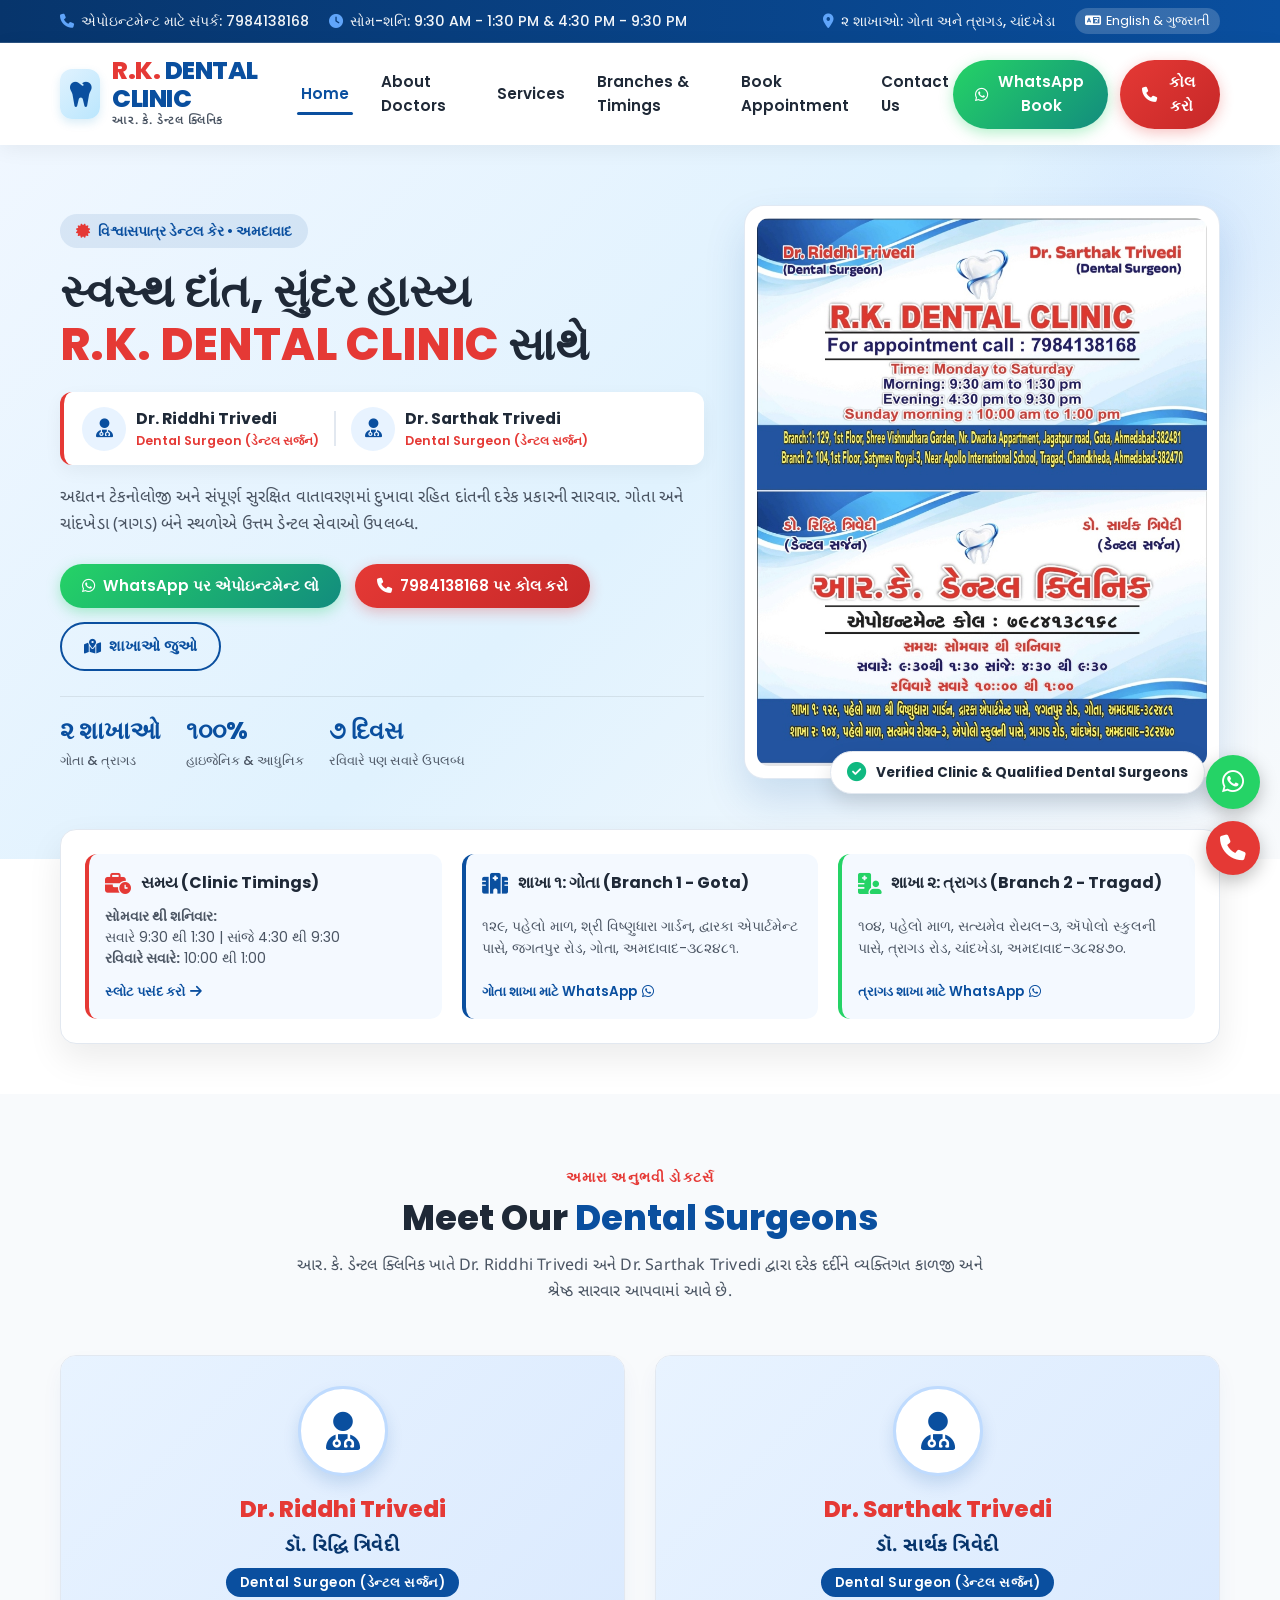
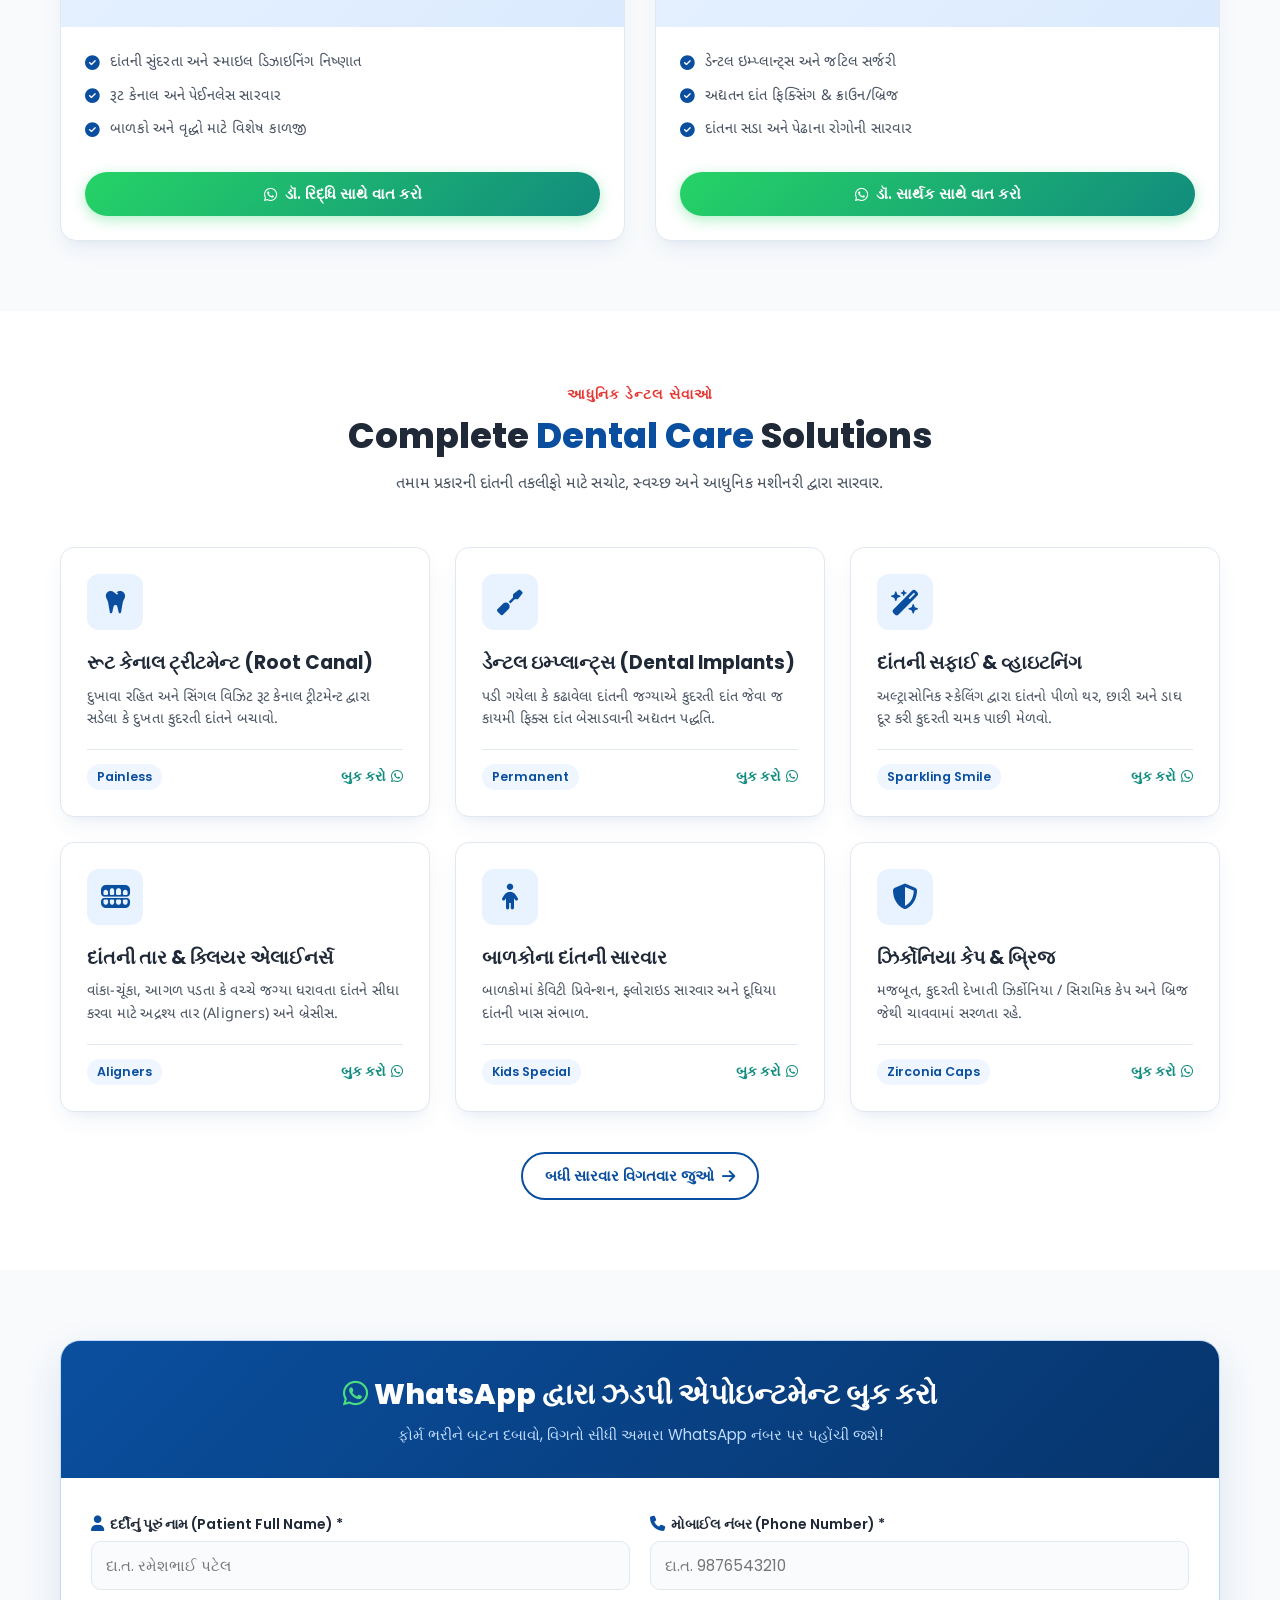
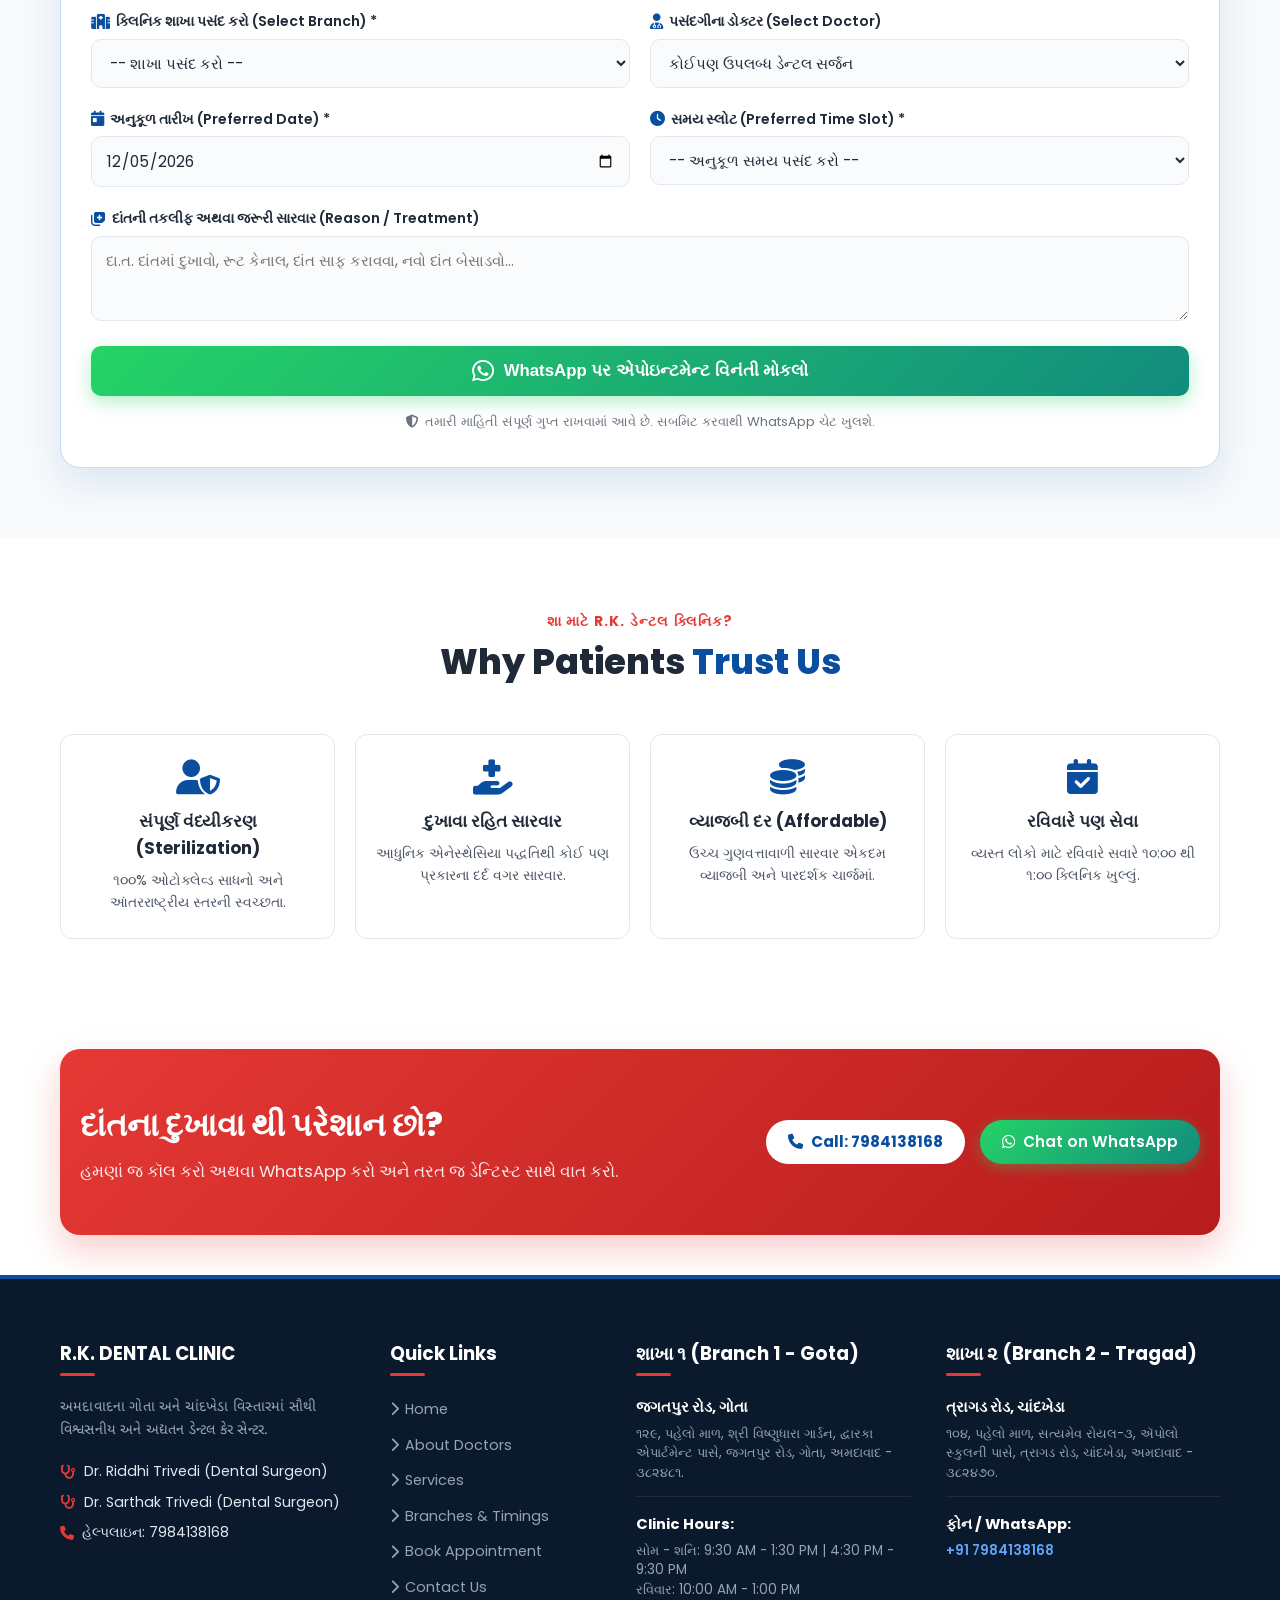
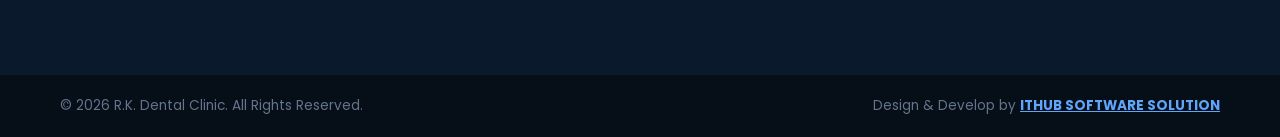
<file: index.html>
<!DOCTYPE html>
<html lang="gu-IN">
<head>
  <meta charset="UTF-8">
  <meta name="viewport" content="width=device-width, initial-scale=1.0">
  <title>R.K. Dental Clinic | Dr. Riddhi Trivedi & Dr. Sarthak Trivedi | Ahmedabad</title>
  <meta name="description" content="R.K. Dental Clinic in Ahmedabad - Dr. Riddhi Trivedi & Dr. Sarthak Trivedi (Dental Surgeons). Branches in Gota and Chandkheda/Tragad. Book appointment via WhatsApp: 7984138168">
  <meta name="keywords" content="R.K. Dental Clinic, Dr Riddhi Trivedi, Dr Sarthak Trivedi, Dental Surgeon Ahmedabad, Dentist Gota, Dentist Chandkheda Tragad">

  <!-- Google Fonts: Poppins & Noto Sans Gujarati -->
  <link rel="preconnect" href="https://fonts.googleapis.com">
  <link rel="preconnect" href="https://fonts.gstatic.com" crossorigin>
  <link href="https://fonts.googleapis.com/css2?family=Noto+Sans+Gujarati:wght@400;500;600;700;800&family=Poppins:wght@300;400;500;600;700;800&display=swap" rel="stylesheet">

  <!-- Font Awesome CDN -->
  <link rel="stylesheet" href="https://cdnjs.cloudflare.com/ajax/libs/font-awesome/6.5.1/css/all.min.css">

  <!-- Custom CSS -->
  <link rel="stylesheet" href="css/style.css">
</head>
<body>

  <!-- Top Contact Bar -->
  <div class="top-bar">
    <div class="container top-bar-content">
      <div class="top-bar-left">
        <div class="top-bar-item">
          <i class="fa-solid fa-phone"></i>
          <span>એપોઇન્ટમેન્ટ માટે સંપર્ક: <a href="tel:7984138168">7984138168</a></span>
        </div>
        <div class="top-bar-item">
          <i class="fa-solid fa-clock"></i>
          <span>સોમ-શનિ: 9:30 AM - 1:30 PM & 4:30 PM - 9:30 PM</span>
        </div>
      </div>
      <div class="top-bar-right">
        <div class="top-bar-item">
          <i class="fa-solid fa-location-dot"></i>
          <span>૨ શાખાઓ: ગોતા અને ત્રાગડ, ચાંદખેડા</span>
        </div>
        <div class="lang-switch">
          <i class="fa-solid fa-language"></i>
          <span>English & ગુજરાતી</span>
        </div>
      </div>
    </div>
  </div>

  <!-- Main Navigation Header -->
  <header class="main-header">
    <div class="container header-container">
      <a href="index.html" class="brand-logo">
        <div class="brand-icon-wrapper">
          <i class="fa-solid fa-tooth"></i>
        </div>
        <div class="brand-text">
          <h1>R.K. <span>DENTAL CLINIC</span></h1>
          <p class="brand-subtitle gujarati-text">આર. કે. ડેન્ટલ ક્લિનિક</p>
        </div>
      </a>

      <!-- Desktop Navigation Menu -->
      <nav class="nav-menu" id="navMenu">
        <a href="index.html" class="nav-link active">Home</a>
        <a href="about.html" class="nav-link">About Doctors</a>
        <a href="services.html" class="nav-link">Services</a>
        <a href="branches.html" class="nav-link">Branches & Timings</a>
        <a href="appointment.html" class="nav-link">Book Appointment</a>
        <a href="contact.html" class="nav-link">Contact Us</a>
      </nav>

      <div class="header-cta">
        <a href="https://wa.me/917984138168?text=Hello%20R.K.%20Dental%20Clinic,%20I%20would%20like%20to%20book%20an%20appointment." target="_blank" class="btn btn-whatsapp">
          <i class="fa-brands fa-whatsapp"></i> WhatsApp Book
        </a>
        <a href="tel:7984138168" class="btn btn-call">
          <i class="fa-solid fa-phone"></i> કોલ કરો
        </a>
        <button class="mobile-toggle" id="mobileToggle" aria-label="Toggle navigation">
          <i class="fa-solid fa-bars"></i>
        </button>
      </div>
    </div>
  </header>

  <!-- Hero Section -->
  <section class="hero-section">
    <div class="container hero-grid">
      <div class="hero-content">
        <div class="hero-badge">
          <i class="fa-solid fa-certificate"></i> વિશ્વાસપાત્ર ડેન્ટલ કેર • અમદાવાદ
        </div>
        <h1 class="hero-title">
          સ્વસ્થ દાંત, સુંદર હાસ્ય<br>
          <span class="highlight">R.K. DENTAL CLINIC</span> સાથે
        </h1>

        <!-- Visiting card doctor highlight -->
        <div class="hero-doctors-strip">
          <div class="hero-doc-card">
            <div class="doc-avatar-small"><i class="fa-solid fa-user-doctor"></i></div>
            <div class="doc-info-small">
              <h4>Dr. Riddhi Trivedi</h4>
              <p>Dental Surgeon (ડેન્ટલ સર્જન)</p>
            </div>
          </div>
          <div style="border-left: 2px solid #e2e8f0; height: 35px; align-self: center;" class="hide-mobile"></div>
          <div class="hero-doc-card">
            <div class="doc-avatar-small"><i class="fa-solid fa-user-doctor"></i></div>
            <div class="doc-info-small">
              <h4>Dr. Sarthak Trivedi</h4>
              <p>Dental Surgeon (ડેન્ટલ સર્જન)</p>
            </div>
          </div>
        </div>

        <p class="hero-description gujarati-text">
          અદ્યતન ટેકનોલોજી અને સંપૂર્ણ સુરક્ષિત વાતાવરણમાં દુખાવા રહિત દાંતની દરેક પ્રકારની સારવાર. ગોતા અને ચાંદખેડા (ત્રાગડ) બંને સ્થળોએ ઉત્તમ ડેન્ટલ સેવાઓ ઉપલબ્ધ.
        </p>

        <div class="hero-actions">
          <a href="#appointment-section" class="btn btn-whatsapp">
            <i class="fa-brands fa-whatsapp"></i> WhatsApp પર એપોઇન્ટમેન્ટ લો
          </a>
          <a href="tel:7984138168" class="btn btn-call">
            <i class="fa-solid fa-phone"></i> 7984138168 પર કોલ કરો
          </a>
          <a href="branches.html" class="btn btn-outline">
            <i class="fa-solid fa-map-location-dot"></i> શાખાઓ જુઓ
          </a>
        </div>

        <div class="hero-stats">
          <div class="stat-item">
            <h3>૨ શાખાઓ</h3>
            <p>ગોતા & ત્રાગડ</p>
          </div>
          <div class="stat-item">
            <h3>૧૦૦%</h3>
            <p>હાઇજેનિક & આધુનિક</p>
          </div>
          <div class="stat-item">
            <h3>૭ દિવસ</h3>
            <p>રવિવારે પણ સવારે ઉપલબ્ધ</p>
          </div>
        </div>
      </div>

      <!-- Hero Visual / Visiting Card Presentation -->
      <div class="hero-visual">
        <div class="card-preview-frame">
          <img src="images/visiting-card.jpg" alt="R.K. Dental Clinic Visiting Card - Dr. Riddhi Trivedi & Dr. Sarthak Trivedi" class="card-preview-img">
        </div>
        <div class="card-floating-badge">
          <i class="fa-solid fa-circle-check"></i>
          <span>Verified Clinic & Qualified Dental Surgeons</span>
        </div>
      </div>
    </div>
  </section>

  <!-- Quick Info Highlights Box -->
  <section class="card-highlights-section">
    <div class="container">
      <div class="card-highlights-box">
        <div class="highlights-grid">
          <!-- Timings Highlight -->
          <div class="highlight-card red-border">
            <div class="highlight-header">
              <i class="fa-solid fa-business-time"></i>
              <h3>સમય (Clinic Timings)</h3>
            </div>
            <div class="highlight-body">
              <strong>સોમવાર થી શનિવાર:</strong><br>
              સવારે 9:30 થી 1:30 | સાંજે 4:30 થી 9:30<br>
              <strong>રવિવારે સવારે:</strong> 10:00 થી 1:00
            </div>
            <a href="appointment.html" class="highlight-action">
              સ્લોટ પસંદ કરો <i class="fa-solid fa-arrow-right"></i>
            </a>
          </div>

          <!-- Branch 1 Highlight -->
          <div class="highlight-card">
            <div class="highlight-header">
              <i class="fa-solid fa-hospital"></i>
              <h3>શાખા ૧: ગોતા (Branch 1 - Gota)</h3>
            </div>
            <div class="highlight-body">
              ૧૨૯, પહેલો માળ, શ્રી વિષ્ણુધારા ગાર્ડન, દ્વારકા એપાર્ટમેન્ટ પાસે, જગતપુર રોડ, ગોતા, અમદાવાદ-૩૮૨૪૮૧.
            </div>
            <a href="https://wa.me/917984138168?text=Hello,%20I%20want%20to%20visit%20Branch%201%20Gota." target="_blank" class="highlight-action">
              ગોતા શાખા માટે WhatsApp <i class="fa-brands fa-whatsapp"></i>
            </a>
          </div>

          <!-- Branch 2 Highlight -->
          <div class="highlight-card green-border">
            <div class="highlight-header">
              <i class="fa-solid fa-hospital-user"></i>
              <h3>શાખા ૨: ત્રાગડ (Branch 2 - Tragad)</h3>
            </div>
            <div class="highlight-body">
              ૧૦૪, પહેલો માળ, સત્યમેવ રોયલ-૩, ઍપોલો સ્કુલની પાસે, ત્રાગડ રોડ, ચાંદખેડા, અમદાવાદ-૩૮૨૪૭૦.
            </div>
            <a href="https://wa.me/917984138168?text=Hello,%20I%20want%20to%20visit%20Branch%202%20Tragad%20Chandkheda." target="_blank" class="highlight-action">
              ત્રાગડ શાખા માટે WhatsApp <i class="fa-brands fa-whatsapp"></i>
            </a>
          </div>
        </div>
      </div>
    </div>
  </section>

  <!-- Doctors Profile Preview Section -->
  <section class="section-padding bg-light">
    <div class="container">
      <div class="section-header">
        <span class="section-subtitle">અમારા અનુભવી ડોક્ટર્સ</span>
        <h2 class="section-title">Meet Our <span>Dental Surgeons</span></h2>
        <p class="section-desc gujarati-text">
          આર. કે. ડેન્ટલ ક્લિનિક ખાતે Dr. Riddhi Trivedi અને Dr. Sarthak Trivedi દ્વારા દરેક દર્દીને વ્યક્તિગત કાળજી અને શ્રેષ્ઠ સારવાર આપવામાં આવે છે.
        </p>
      </div>

      <div class="doctors-grid">
        <!-- Dr Riddhi Trivedi -->
        <div class="doctor-card">
          <div class="doctor-card-header">
            <div class="doctor-icon-circle">
              <i class="fa-solid fa-user-doctor"></i>
            </div>
            <h3 class="doctor-name-en">Dr. Riddhi Trivedi</h3>
            <p class="doctor-name-gu gujarati-text">ડૉ. રિદ્ધિ ત્રિવેદી</p>
            <span class="doctor-qualification">Dental Surgeon (ડેન્ટલ સર્જન)</span>
          </div>
          <div class="doctor-card-body">
            <ul class="doctor-features gujarati-text">
              <li><i class="fa-solid fa-circle-check"></i> દાંતની સુંદરતા અને સ્માઇલ ડિઝાઇનિંગ નિષ્ણાત</li>
              <li><i class="fa-solid fa-circle-check"></i> રૂટ કેનાલ અને પેઈનલેસ સારવાર</li>
              <li><i class="fa-solid fa-circle-check"></i> બાળકો અને વૃદ્ધો માટે વિશેષ કાળજી</li>
            </ul>
            <div class="doctor-card-actions">
              <a href="https://wa.me/917984138168?text=Hello%20Dr.%20Riddhi%20Trivedi,%20I%20would%20like%20to%20book%20a%20consultation." target="_blank" class="btn btn-whatsapp" style="width: 100%;">
                <i class="fa-brands fa-whatsapp"></i> ડૉ. રિદ્ધિ સાથે વાત કરો
              </a>
            </div>
          </div>
        </div>

        <!-- Dr Sarthak Trivedi -->
        <div class="doctor-card">
          <div class="doctor-card-header">
            <div class="doctor-icon-circle">
              <i class="fa-solid fa-user-doctor"></i>
            </div>
            <h3 class="doctor-name-en">Dr. Sarthak Trivedi</h3>
            <p class="doctor-name-gu gujarati-text">ડૉ. સાર્થક ત્રિવેદી</p>
            <span class="doctor-qualification">Dental Surgeon (ડેન્ટલ સર્જન)</span>
          </div>
          <div class="doctor-card-body">
            <ul class="doctor-features gujarati-text">
              <li><i class="fa-solid fa-circle-check"></i> ડેન્ટલ ઇમ્પ્લાન્ટ્સ અને જટિલ સર્જરી</li>
              <li><i class="fa-solid fa-circle-check"></i> અદ્યતન દાંત ફિક્સિંગ & ક્રાઉન/બ્રિજ</li>
              <li><i class="fa-solid fa-circle-check"></i> દાંતના સડા અને પેઢાના રોગોની સારવાર</li>
            </ul>
            <div class="doctor-card-actions">
              <a href="https://wa.me/917984138168?text=Hello%20Dr.%20Sarthak%20Trivedi,%20I%20would%20like%20to%20book%20a%20consultation." target="_blank" class="btn btn-whatsapp" style="width: 100%;">
                <i class="fa-brands fa-whatsapp"></i> ડૉ. સાર્થક સાથે વાત કરો
              </a>
            </div>
          </div>
        </div>
      </div>
    </div>
  </section>

  <!-- Popular Services Preview -->
  <section class="section-padding">
    <div class="container">
      <div class="section-header">
        <span class="section-subtitle">આધુનિક ડેન્ટલ સેવાઓ</span>
        <h2 class="section-title">Complete <span>Dental Care</span> Solutions</h2>
        <p class="section-desc gujarati-text">
          તમામ પ્રકારની દાંતની તકલીફો માટે સચોટ, સ્વચ્છ અને આધુનિક મશીનરી દ્વારા સારવાર.
        </p>
      </div>

      <div class="services-grid">
        <!-- Service 1: Root Canal -->
        <div class="service-card">
          <div>
            <div class="service-icon"><i class="fa-solid fa-tooth"></i></div>
            <h3 class="service-title">રૂટ કેનાલ ટ્રીટમેન્ટ (Root Canal)</h3>
            <p class="service-desc gujarati-text">
              દુખાવા રહિત અને સિંગલ વિઝિટ રૂટ કેનાલ ટ્રીટમેન્ટ દ્વારા સડેલા કે દુખતા કુદરતી દાંતને બચાવો.
            </p>
          </div>
          <div class="service-footer">
            <span class="service-tag">Painless</span>
            <a href="javascript:void(0)" onclick="bookTreatmentViaWhatsApp('Root Canal Treatment')" class="service-btn">
              બુક કરો <i class="fa-brands fa-whatsapp"></i>
            </a>
          </div>
        </div>

        <!-- Service 2: Dental Implants -->
        <div class="service-card">
          <div>
            <div class="service-icon"><i class="fa-solid fa-screwdriver"></i></div>
            <h3 class="service-title">ડેન્ટલ ઇમ્પ્લાન્ટ્સ (Dental Implants)</h3>
            <p class="service-desc gujarati-text">
              પડી ગયેલા કે કઢાવેલા દાંતની જગ્યાએ કુદરતી દાંત જેવા જ કાયમી ફિક્સ દાંત બેસાડવાની અદ્યતન પદ્ધતિ.
            </p>
          </div>
          <div class="service-footer">
            <span class="service-tag">Permanent</span>
            <a href="javascript:void(0)" onclick="bookTreatmentViaWhatsApp('Dental Implants')" class="service-btn">
              બુક કરો <i class="fa-brands fa-whatsapp"></i>
            </a>
          </div>
        </div>

        <!-- Service 3: Teeth Whitening & Cleaning -->
        <div class="service-card">
          <div>
            <div class="service-icon"><i class="fa-solid fa-wand-magic-sparkles"></i></div>
            <h3 class="service-title">દાંતની સફાઈ & વ્હાઇટનિંગ</h3>
            <p class="service-desc gujarati-text">
              અલ્ટ્રાસોનિક સ્કેલિંગ દ્વારા દાંતનો પીળો થર, છારી અને ડાઘ દૂર કરી કુદરતી ચમક પાછી મેળવો.
            </p>
          </div>
          <div class="service-footer">
            <span class="service-tag">Sparkling Smile</span>
            <a href="javascript:void(0)" onclick="bookTreatmentViaWhatsApp('Teeth Cleaning & Whitening')" class="service-btn">
              બુક કરો <i class="fa-brands fa-whatsapp"></i>
            </a>
          </div>
        </div>

        <!-- Service 4: Braces & Aligners -->
        <div class="service-card">
          <div>
            <div class="service-icon"><i class="fa-solid fa-teeth-open"></i></div>
            <h3 class="service-title">દાંતની તાર & ક્લિયર એલાઈનર્સ</h3>
            <p class="service-desc gujarati-text">
              વાંકા-ચૂંકા, આગળ પડતા કે વચ્ચે જગ્યા ધરાવતા દાંતને સીધા કરવા માટે અદ્રશ્ય તાર (Aligners) અને બ્રેસીસ.
            </p>
          </div>
          <div class="service-footer">
            <span class="service-tag">Aligners</span>
            <a href="javascript:void(0)" onclick="bookTreatmentViaWhatsApp('Braces and Clear Aligners')" class="service-btn">
              બુક કરો <i class="fa-brands fa-whatsapp"></i>
            </a>
          </div>
        </div>

        <!-- Service 5: Kids Dentistry -->
        <div class="service-card">
          <div>
            <div class="service-icon"><i class="fa-solid fa-child"></i></div>
            <h3 class="service-title">બાળકોના દાંતની સારવાર</h3>
            <p class="service-desc gujarati-text">
              બાળકોમાં કેવિટી પ્રિવેન્શન, ફ્લોરાઇડ સારવાર અને દૂધિયા દાંતની ખાસ સંભાળ.
            </p>
          </div>
          <div class="service-footer">
            <span class="service-tag">Kids Special</span>
            <a href="javascript:void(0)" onclick="bookTreatmentViaWhatsApp('Pediatric Kids Dentistry')" class="service-btn">
              બુક કરો <i class="fa-brands fa-whatsapp"></i>
            </a>
          </div>
        </div>

        <!-- Service 6: Crowns & Bridges -->
        <div class="service-card">
          <div>
            <div class="service-icon"><i class="fa-solid fa-shield-halved"></i></div>
            <h3 class="service-title">ઝિર્કોનિયા કેપ & બ્રિજ</h3>
            <p class="service-desc gujarati-text">
              મજબૂત, કુદરતી દેખાતી ઝિર્કોનિયા / સિરામિક કેપ અને બ્રિજ જેથી ચાવવામાં સરળતા રહે.
            </p>
          </div>
          <div class="service-footer">
            <span class="service-tag">Zirconia Caps</span>
            <a href="javascript:void(0)" onclick="bookTreatmentViaWhatsApp('Dental Crown and Bridge')" class="service-btn">
              બુક કરો <i class="fa-brands fa-whatsapp"></i>
            </a>
          </div>
        </div>
      </div>

      <div style="text-align: center; margin-top: 40px;">
        <a href="services.html" class="btn btn-outline">
          બધી સારવાર વિગતવાર જુઓ <i class="fa-solid fa-arrow-right"></i>
        </a>
      </div>
    </div>
  </section>

  <!-- Interactive WhatsApp Appointment Booking Section -->
  <section class="section-padding bg-light" id="appointment-section">
    <div class="container">
      <div class="appointment-booking-box">
        <div class="appointment-header-strip">
          <h2><i class="fa-brands fa-whatsapp" style="color: #4ade80;"></i> WhatsApp દ્વારા ઝડપી એપોઇન્ટમેન્ટ બુક કરો</h2>
          <p>ફોર્મ ભરીને બટન દબાવો, વિગતો સીધી અમારા WhatsApp નંબર પર પહોંચી જશે!</p>
        </div>

        <div class="appointment-form-inner">
          <form id="whatsappAppointmentForm">
            <div class="form-grid">
              <!-- Patient Name -->
              <div class="form-group">
                <label class="form-label" for="appName">
                  <i class="fa-solid fa-user"></i> દર્દીનું પૂરું નામ (Patient Full Name) *
                </label>
                <input type="text" id="appName" class="form-control" placeholder="દા.ત. રમેશભાઈ પટેલ" required>
              </div>

              <!-- Phone Number -->
              <div class="form-group">
                <label class="form-label" for="appPhone">
                  <i class="fa-solid fa-phone"></i> મોબાઈલ નંબર (Phone Number) *
                </label>
                <input type="tel" id="appPhone" class="form-control" placeholder="દા.ત. 9876543210" required>
              </div>

              <!-- Branch Selection -->
              <div class="form-group">
                <label class="form-label" for="appBranch">
                  <i class="fa-solid fa-hospital"></i> ક્લિનિક શાખા પસંદ કરો (Select Branch) *
                </label>
                <select id="appBranch" class="form-control" required>
                  <option value="">-- શાખા પસંદ કરો --</option>
                  <option value="શાખા ૧: ૧૨૯, શ્રી વિષ્ણુધારા ગાર્ડન, જગતપુર રોડ, ગોતા (Branch 1 - Gota)">
                    શાખા ૧: જગતપુર રોડ, ગોતા (Gota Branch)
                  </option>
                  <option value="શાખા ૨: ૧૦૪, સત્યમેવ રોયલ-૩, ત્રાગડ રોડ, ચાંદખેડા (Branch 2 - Tragad/Chandkheda)">
                    શાખા ૨: ત્રાગડ રોડ, ચાંદખેડા (Tragad Branch)
                  </option>
                </select>
              </div>

              <!-- Doctor Preference -->
              <div class="form-group">
                <label class="form-label" for="appDoctor">
                  <i class="fa-solid fa-user-doctor"></i> પસંદગીના ડોક્ટર (Select Doctor)
                </label>
                <select id="appDoctor" class="form-control">
                  <option value="કોઈપણ ઉપલબ્ધ ડેન્ટલ સર્જન (Any Available Doctor)">કોઈપણ ઉપલબ્ધ ડેન્ટલ સર્જન</option>
                  <option value="Dr. Riddhi Trivedi (Dental Surgeon)">Dr. Riddhi Trivedi (ડેન્ટલ સર્જન)</option>
                  <option value="Dr. Sarthak Trivedi (Dental Surgeon)">Dr. Sarthak Trivedi (ડેન્ટલ સર્જન)</option>
                </select>
              </div>

              <!-- Preferred Date -->
              <div class="form-group">
                <label class="form-label" for="appDate">
                  <i class="fa-solid fa-calendar-day"></i> અનુકૂળ તારીખ (Preferred Date) *
                </label>
                <input type="date" id="appDate" class="form-control" required>
              </div>

              <!-- Preferred Time Slot -->
              <div class="form-group">
                <label class="form-label" for="appTimeSlot">
                  <i class="fa-solid fa-clock"></i> સમય સ્લોટ (Preferred Time Slot) *
                </label>
                <select id="appTimeSlot" class="form-control" required>
                  <option value="">-- અનુકૂળ સમય પસંદ કરો --</option>
                  <option value="સવારે: 9:30 AM to 1:30 PM (Morning Slot)">સવારે: 9:30 AM થી 1:30 PM (Morning)</option>
                  <option value="સાંજે: 4:30 PM to 9:30 PM (Evening Slot)">સાંજે: 4:30 PM થી 9:30 PM (Evening)</option>
                  <option value="રવિવારે સવારે: 10:00 AM to 1:00 PM (Sunday Special)">રવિવારે સવારે: 10:00 AM થી 1:00 PM (Sunday)</option>
                </select>
              </div>

              <!-- Treatment / Concern -->
              <div class="form-group full-width">
                <label class="form-label" for="appReason">
                  <i class="fa-solid fa-notes-medical"></i> દાંતની તકલીફ અથવા જરૂરી સારવાર (Reason / Treatment)
                </label>
                <textarea id="appReason" class="form-control" placeholder="દા.ત. દાંતમાં દુખાવો, રૂટ કેનાલ, દાંત સાફ કરાવવા, નવો દાંત બેસાડવો..."></textarea>
              </div>
            </div>

            <button type="submit" class="whatsapp-submit-btn">
              <i class="fa-brands fa-whatsapp fa-xl"></i> WhatsApp પર એપોઇન્ટમેન્ટ વિનંતી મોકલો
            </button>

            <p class="appointment-note">
              <i class="fa-solid fa-shield-halved"></i> તમારી માહિતી સંપૂર્ણ ગુપ્ત રાખવામાં આવે છે. સબમિટ કરવાથી WhatsApp ચેટ ખુલશે.
            </p>
          </form>
        </div>
      </div>
    </div>
  </section>

  <!-- Why Choose R.K. Dental Clinic -->
  <section class="section-padding">
    <div class="container">
      <div class="section-header">
        <span class="section-subtitle">શા માટે R.K. ડેન્ટલ ક્લિનિક?</span>
        <h2 class="section-title">Why Patients <span>Trust Us</span></h2>
      </div>

      <div class="features-grid">
        <div class="feature-box">
          <i class="fa-solid fa-user-shield"></i>
          <h4>સંપૂર્ણ વંધ્યીકરણ (Sterilization)</h4>
          <p>૧૦૦% ઓટોક્લેવ્ડ સાધનો અને આંતરરાષ્ટ્રીય સ્તરની સ્વચ્છતા.</p>
        </div>

        <div class="feature-box">
          <i class="fa-solid fa-hand-holding-medical"></i>
          <h4>દુખાવા રહિત સારવાર</h4>
          <p>આધુનિક એનેસ્થેસિયા પદ્ધતિથી કોઈ પણ પ્રકારના દર્દ વગર સારવાર.</p>
        </div>

        <div class="feature-box">
          <i class="fa-solid fa-coins"></i>
          <h4>વ્યાજબી દર (Affordable)</h4>
          <p>ઉચ્ચ ગુણવત્તાવાળી સારવાર એકદમ વ્યાજબી અને પારદર્શક ચાર્જમાં.</p>
        </div>

        <div class="feature-box">
          <i class="fa-solid fa-calendar-check"></i>
          <h4>રવિવારે પણ સેવા</h4>
          <p>વ્યસ્ત લોકો માટે રવિવારે સવારે ૧૦:૦૦ થી ૧:૦૦ ક્લિનિક ખુલ્લું.</p>
        </div>
      </div>
    </div>
  </section>

  <!-- CTA Banner -->
  <div class="container">
    <div class="cta-banner">
      <div class="container cta-flex">
        <div class="cta-text">
          <h2>દાંતના દુખાવા થી પરેશાન છો?</h2>
          <p>હમણાં જ કૉલ કરો અથવા WhatsApp કરો અને તરત જ ડેન્ટિસ્ટ સાથે વાત કરો.</p>
        </div>
        <div class="cta-buttons">
          <a href="tel:7984138168" class="btn btn-white">
            <i class="fa-solid fa-phone"></i> Call: 7984138168
          </a>
          <a href="https://wa.me/917984138168?text=Hello%20Doctor,%20I%20have%20an%20urgent%20dental%20query." target="_blank" class="btn btn-whatsapp">
            <i class="fa-brands fa-whatsapp"></i> Chat on WhatsApp
          </a>
        </div>
      </div>
    </div>
  </div>

  <!-- Main Footer -->
  <footer class="main-footer">
    <div class="container footer-grid">
      <!-- Col 1: About -->
      <div class="footer-col footer-about">
        <h3>R.K. DENTAL CLINIC</h3>
        <p class="gujarati-text">
          અમદાવાદના ગોતા અને ચાંદખેડા વિસ્તારમાં સૌથી વિશ્વસનીય અને અદ્યતન ડેન્ટલ કેર સેન્ટર.
        </p>
        <ul class="footer-doc-list">
          <li><i class="fa-solid fa-stethoscope"></i> Dr. Riddhi Trivedi (Dental Surgeon)</li>
          <li><i class="fa-solid fa-stethoscope"></i> Dr. Sarthak Trivedi (Dental Surgeon)</li>
          <li><i class="fa-solid fa-phone"></i> હેલ્પલાઇન: 7984138168</li>
        </ul>
      </div>

      <!-- Col 2: Quick Links -->
      <div class="footer-col">
        <h3>Quick Links</h3>
        <ul class="footer-links">
          <li><a href="index.html"><i class="fa-solid fa-chevron-right"></i> Home</a></li>
          <li><a href="about.html"><i class="fa-solid fa-chevron-right"></i> About Doctors</a></li>
          <li><a href="services.html"><i class="fa-solid fa-chevron-right"></i> Services</a></li>
          <li><a href="branches.html"><i class="fa-solid fa-chevron-right"></i> Branches & Timings</a></li>
          <li><a href="appointment.html"><i class="fa-solid fa-chevron-right"></i> Book Appointment</a></li>
          <li><a href="contact.html"><i class="fa-solid fa-chevron-right"></i> Contact Us</a></li>
        </ul>
      </div>

      <!-- Col 3: Branch 1 Gota -->
      <div class="footer-col">
        <h3>શાખા ૧ (Branch 1 - Gota)</h3>
        <div class="footer-branch-item">
          <div class="footer-branch-name">જગતપુર રોડ, ગોતા</div>
          <div class="footer-branch-addr">
            ૧૨૯, પહેલો માળ, શ્રી વિષ્ણુધારા ગાર્ડન, દ્વારકા એપાર્ટમેન્ટ પાસે, જગતપુર રોડ, ગોતા, અમદાવાદ - ૩૮૨૪૮૧.
          </div>
        </div>
        <div class="footer-branch-item">
          <div class="footer-branch-name">Clinic Hours:</div>
          <div class="footer-branch-addr">
            સોમ - શનિ: 9:30 AM - 1:30 PM | 4:30 PM - 9:30 PM<br>
            રવિવાર: 10:00 AM - 1:00 PM
          </div>
        </div>
      </div>

      <!-- Col 4: Branch 2 Tragad -->
      <div class="footer-col">
        <h3>શાખા ૨ (Branch 2 - Tragad)</h3>
        <div class="footer-branch-item">
          <div class="footer-branch-name">ત્રાગડ રોડ, ચાંદખેડા</div>
          <div class="footer-branch-addr">
            ૧૦૪, પહેલો માળ, સત્યમેવ રોયલ-૩, ઍપોલો સ્કુલની પાસે, ત્રાગડ રોડ, ચાંદખેડા, અમદાવાદ - ૩૮૨૪૭૦.
          </div>
        </div>
        <div class="footer-branch-item">
          <div class="footer-branch-name">ફોન / WhatsApp:</div>
          <div class="footer-branch-addr">
            <a href="tel:7984138168" style="color: #60a5fa; font-weight: 600;">+91 7984138168</a>
          </div>
        </div>
      </div>
    </div>

    <!-- Bottom Copyright -->
    <div class="footer-bottom">
      <div class="container footer-bottom-content">
        <div>
          © 2026 R.K. Dental Clinic. All Rights Reserved.
        </div>
        <div>
          Design & Develop by <a href="https://ithubsoftware.com/" target="_blank" rel="noopener noreferrer" style="color: #60a5fa; font-weight: 700; text-decoration: underline;">ITHUB SOFTWARE SOLUTION</a>
        </div>
      </div>
    </div>
  </footer>

  <!-- Floating Quick Action Buttons (Call & WhatsApp) -->
  <div class="floating-actions-container">
    <a href="https://wa.me/917984138168?text=Hello%20R.K.%20Dental%20Clinic,%20I%20want%20to%20book%20an%20appointment." target="_blank" class="floating-btn floating-whatsapp" title="WhatsApp Appointment">
      <i class="fa-brands fa-whatsapp"></i>
      <span class="floating-tooltip">WhatsApp એપોઇન્ટમેન્ટ</span>
    </a>
    <a href="tel:7984138168" class="floating-btn floating-call" title="Call Clinic Now">
      <i class="fa-solid fa-phone"></i>
      <span class="floating-tooltip">કોલ કરો (Call Now)</span>
    </a>
  </div>

  <!-- Mobile Sticky Bottom Bar -->
  <div class="mobile-bottom-bar">
    <a href="tel:7984138168" class="btn btn-call" style="padding: 10px 5px; font-size: 0.9rem;">
      <i class="fa-solid fa-phone"></i> કૉલ કરો
    </a>
    <a href="https://wa.me/917984138168?text=Hello%20R.K.%20Dental%20Clinic,%20I%20want%20to%20book%20an%20appointment." target="_blank" class="btn btn-whatsapp" style="padding: 10px 5px; font-size: 0.9rem;">
      <i class="fa-brands fa-whatsapp"></i> WhatsApp બુક
    </a>
  </div>

  <!-- JavaScript -->
  <script src="js/main.js"></script>
</body>
</html>
</file>
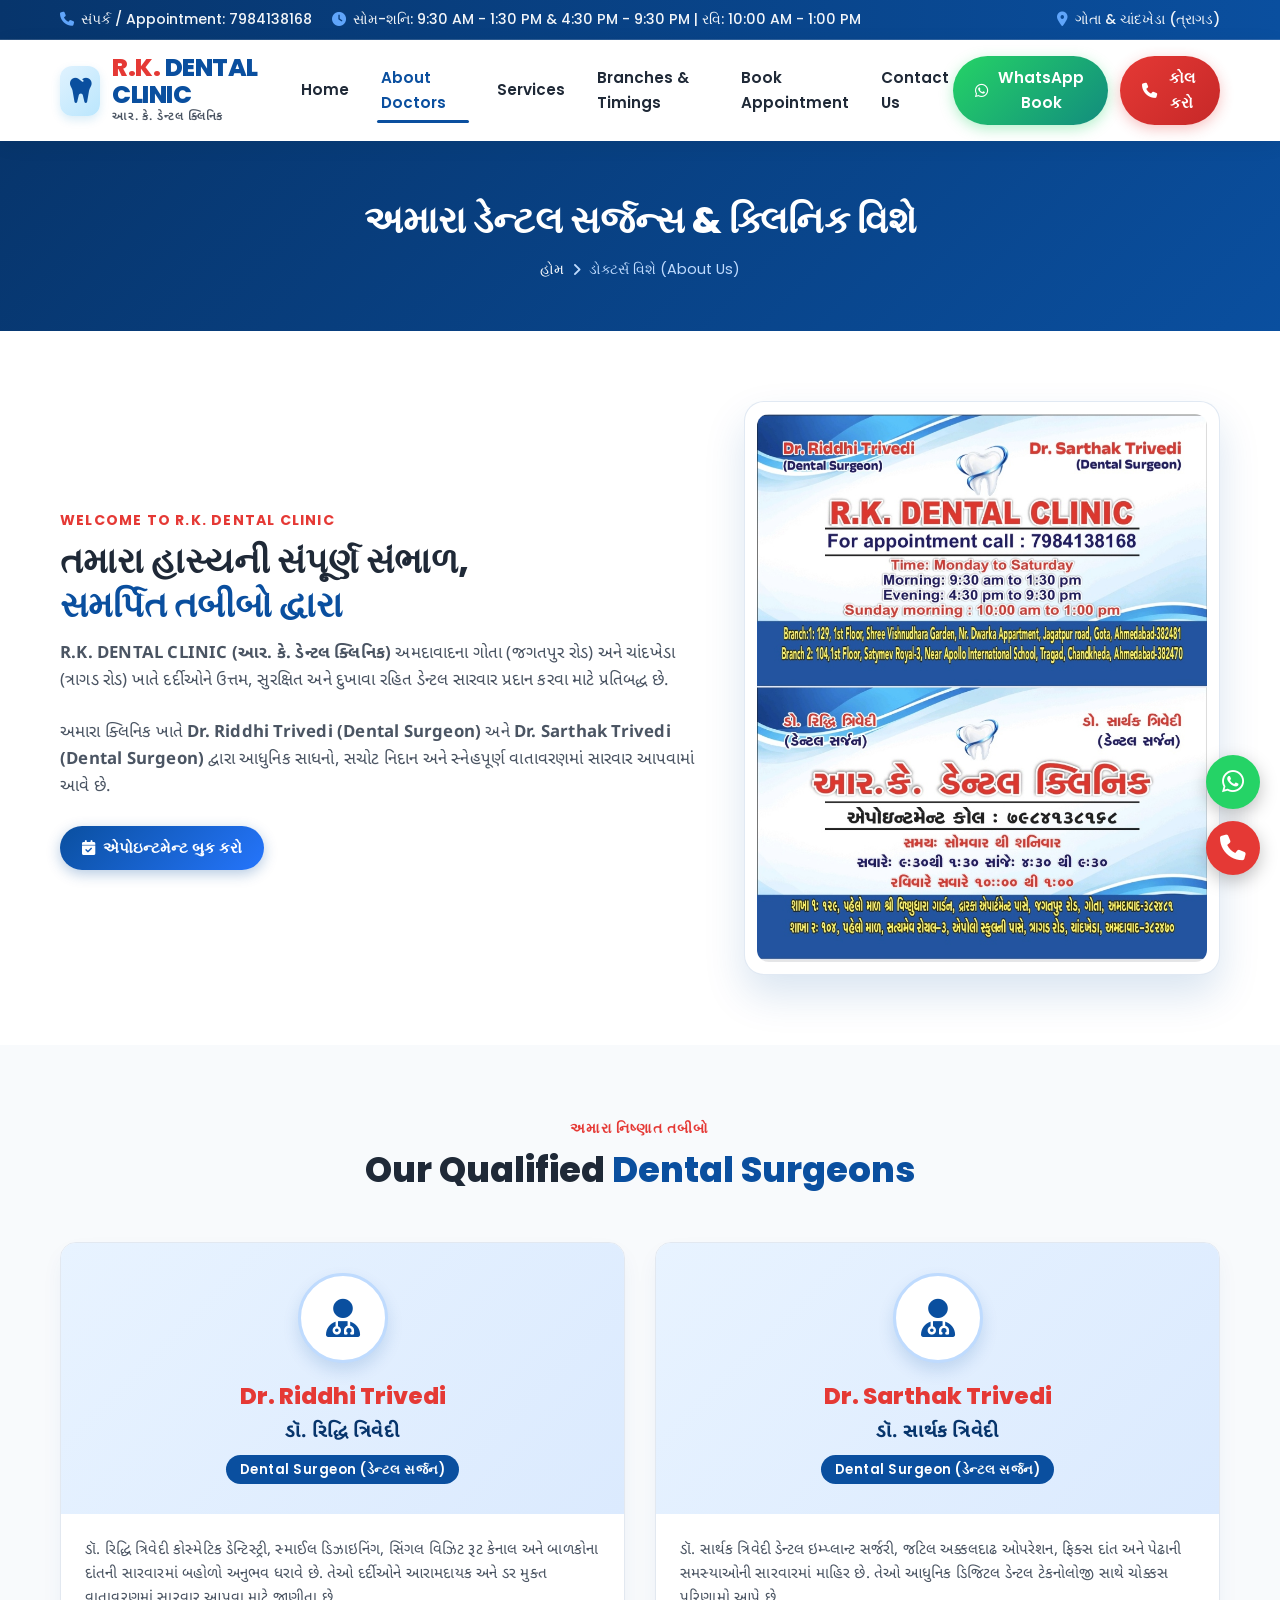
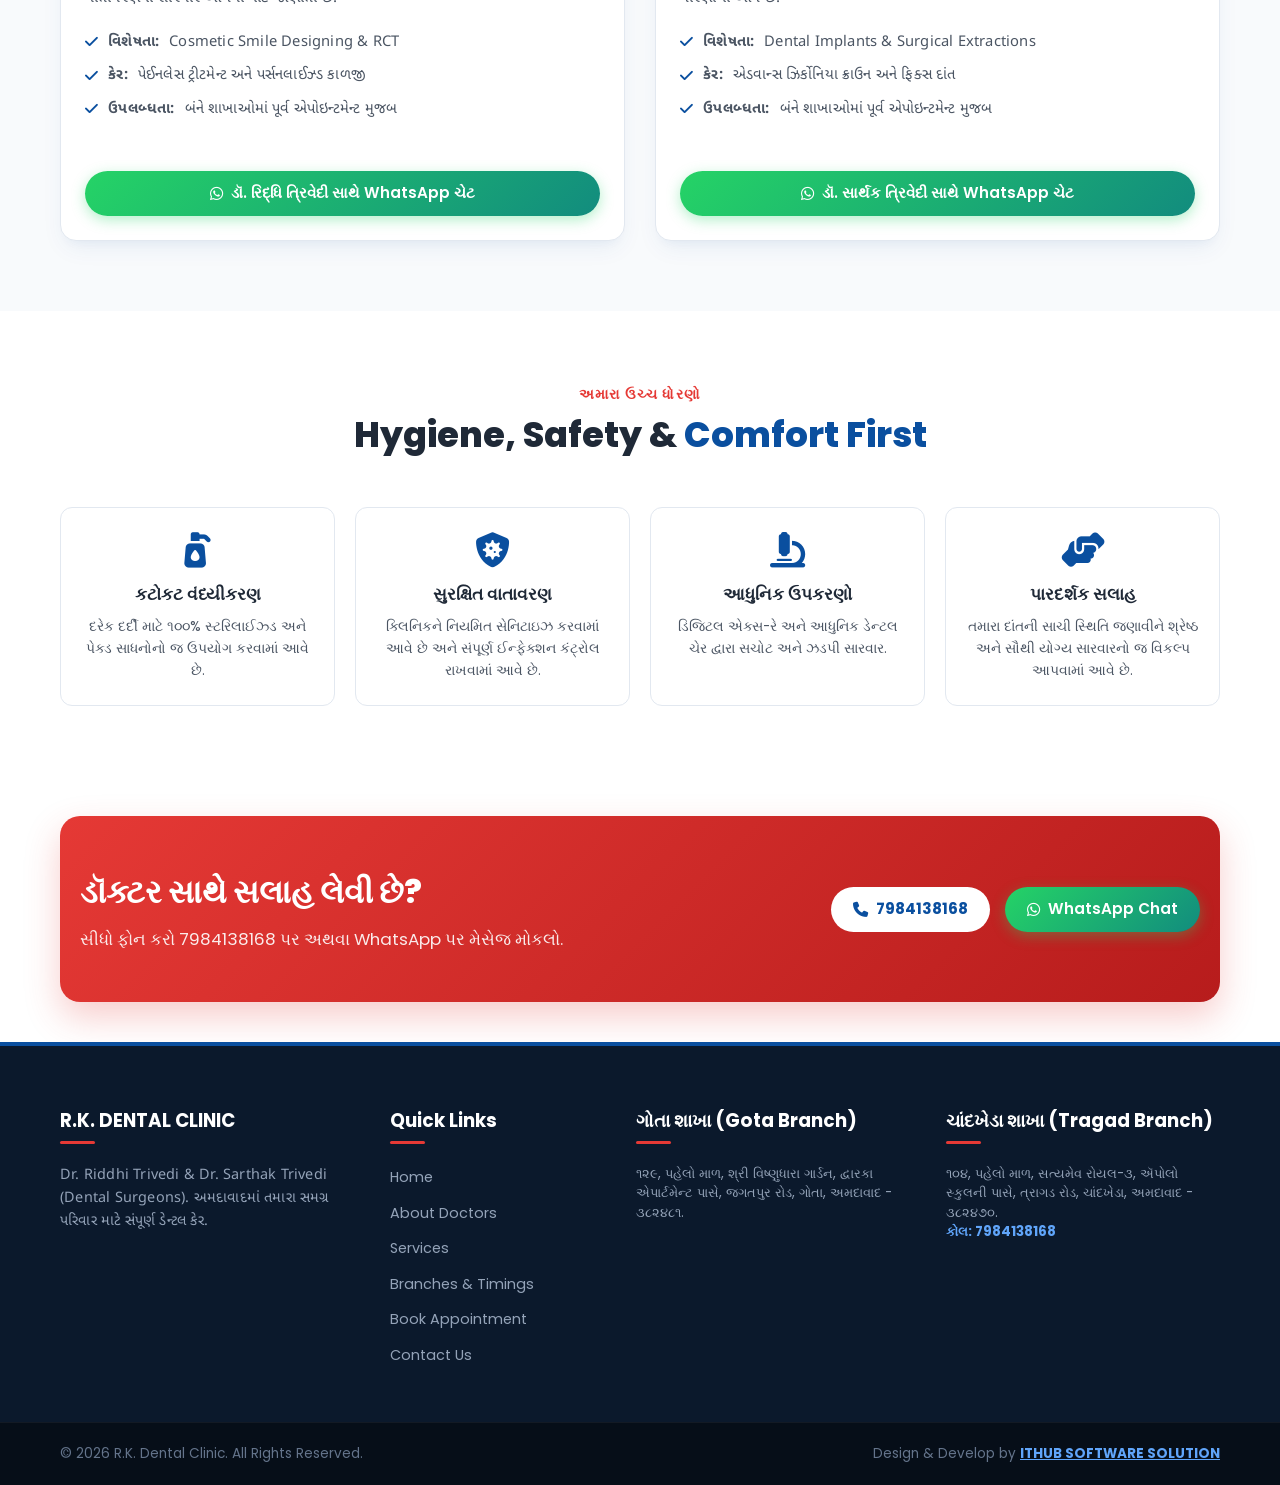
<file: about.html>
<!DOCTYPE html>
<html lang="gu-IN">
<head>
  <meta charset="UTF-8">
  <meta name="viewport" content="width=device-width, initial-scale=1.0">
  <title>About Doctors | R.K. Dental Clinic - Dr. Riddhi Trivedi & Dr. Sarthak Trivedi</title>
  <meta name="description" content="Learn about our experienced dental surgeons Dr. Riddhi Trivedi and Dr. Sarthak Trivedi at R.K. Dental Clinic Ahmedabad. High quality dental care in Gota and Chandkheda.">

  <!-- Google Fonts: Poppins & Noto Sans Gujarati -->
  <link rel="preconnect" href="https://fonts.googleapis.com">
  <link rel="preconnect" href="https://fonts.gstatic.com" crossorigin>
  <link href="https://fonts.googleapis.com/css2?family=Noto+Sans+Gujarati:wght@400;500;600;700;800&family=Poppins:wght@300;400;500;600;700;800&display=swap" rel="stylesheet">

  <!-- Font Awesome CDN -->
  <link rel="stylesheet" href="https://cdnjs.cloudflare.com/ajax/libs/font-awesome/6.5.1/css/all.min.css">

  <!-- Custom CSS -->
  <link rel="stylesheet" href="css/style.css">
</head>
<body>

  <!-- Top Contact Bar -->
  <div class="top-bar">
    <div class="container top-bar-content">
      <div class="top-bar-left">
        <div class="top-bar-item">
          <i class="fa-solid fa-phone"></i>
          <span>સંપર્ક / Appointment: <a href="tel:7984138168">7984138168</a></span>
        </div>
        <div class="top-bar-item">
          <i class="fa-solid fa-clock"></i>
          <span>સોમ-શનિ: 9:30 AM - 1:30 PM & 4:30 PM - 9:30 PM | રવિ: 10:00 AM - 1:00 PM</span>
        </div>
      </div>
      <div class="top-bar-right">
        <div class="top-bar-item">
          <i class="fa-solid fa-location-dot"></i>
          <span>ગોતા & ચાંદખેડા (ત્રાગડ)</span>
        </div>
      </div>
    </div>
  </div>

  <!-- Main Navigation Header -->
  <header class="main-header">
    <div class="container header-container">
      <a href="index.html" class="brand-logo">
        <div class="brand-icon-wrapper">
          <i class="fa-solid fa-tooth"></i>
        </div>
        <div class="brand-text">
          <h1>R.K. <span>DENTAL CLINIC</span></h1>
          <p class="brand-subtitle gujarati-text">આર. કે. ડેન્ટલ ક્લિનિક</p>
        </div>
      </a>

      <!-- Desktop Navigation Menu -->
      <nav class="nav-menu" id="navMenu">
        <a href="index.html" class="nav-link">Home</a>
        <a href="about.html" class="nav-link active">About Doctors</a>
        <a href="services.html" class="nav-link">Services</a>
        <a href="branches.html" class="nav-link">Branches & Timings</a>
        <a href="appointment.html" class="nav-link">Book Appointment</a>
        <a href="contact.html" class="nav-link">Contact Us</a>
      </nav>

      <div class="header-cta">
        <a href="https://wa.me/917984138168?text=Hello%20R.K.%20Dental%20Clinic,%20I%20would%20like%20to%20book%20an%20appointment." target="_blank" class="btn btn-whatsapp">
          <i class="fa-brands fa-whatsapp"></i> WhatsApp Book
        </a>
        <a href="tel:7984138168" class="btn btn-call">
          <i class="fa-solid fa-phone"></i> કોલ કરો
        </a>
        <button class="mobile-toggle" id="mobileToggle" aria-label="Toggle navigation">
          <i class="fa-solid fa-bars"></i>
        </button>
      </div>
    </div>
  </header>

  <!-- Page Banner -->
  <section class="page-banner">
    <div class="container">
      <h1 class="page-banner-title">અમારા ડેન્ટલ સર્જન્સ & ક્લિનિક વિશે</h1>
      <div class="page-banner-breadcrumb">
        <a href="index.html">હોમ</a> <i class="fa-solid fa-angle-right"></i> <span>ડોક્ટર્સ વિશે (About Us)</span>
      </div>
    </div>
  </section>

  <!-- About Intro -->
  <section class="section-padding">
    <div class="container">
      <div class="hero-grid" style="align-items: center;">
        <div>
          <span class="section-subtitle">WELCOME TO R.K. DENTAL CLINIC</span>
          <h2 class="section-title">તમારા હાસ્યની સંપૂર્ણ સંભાળ, <br><span>સમર્પિત તબીબો દ્વારા</span></h2>
          <p class="hero-description gujarati-text">
            <strong>R.K. DENTAL CLINIC (આર. કે. ડેન્ટલ ક્લિનિક)</strong> અમદાવાદના ગોતા (જગતપુર રોડ) અને ચાંદખેડા (ત્રાગડ રોડ) ખાતે દર્દીઓને ઉત્તમ, સુરક્ષિત અને દુખાવા રહિત ડેન્ટલ સારવાર પ્રદાન કરવા માટે પ્રતિબદ્ધ છે.
          </p>
          <p class="hero-description gujarati-text">
            અમારા ક્લિનિક ખાતે <strong>Dr. Riddhi Trivedi (Dental Surgeon)</strong> અને <strong>Dr. Sarthak Trivedi (Dental Surgeon)</strong> દ્વારા આધુનિક સાધનો, સચોટ નિદાન અને સ્નેહપૂર્ણ વાતાવરણમાં સારવાર આપવામાં આવે છે.
          </p>
          <div style="margin-top: 25px;">
            <a href="appointment.html" class="btn btn-primary">
              <i class="fa-solid fa-calendar-check"></i> એપોઇન્ટમેન્ટ બુક કરો
            </a>
          </div>
        </div>

        <div>
          <div class="card-preview-frame">
            <img src="images/visiting-card.jpg" alt="R.K. Dental Clinic Visiting Card" class="card-preview-img">
          </div>
        </div>
      </div>
    </div>
  </section>

  <!-- Detailed Doctor Profiles -->
  <section class="section-padding bg-light">
    <div class="container">
      <div class="section-header">
        <span class="section-subtitle">અમારા નિષ્ણાત તબીબો</span>
        <h2 class="section-title">Our Qualified <span>Dental Surgeons</span></h2>
      </div>

      <div class="doctors-grid">
        <!-- Dr Riddhi Trivedi -->
        <div class="doctor-card">
          <div class="doctor-card-header">
            <div class="doctor-icon-circle">
              <i class="fa-solid fa-user-doctor"></i>
            </div>
            <h3 class="doctor-name-en">Dr. Riddhi Trivedi</h3>
            <p class="doctor-name-gu gujarati-text">ડૉ. રિદ્ધિ ત્રિવેદી</p>
            <span class="doctor-qualification">Dental Surgeon (ડેન્ટલ સર્જન)</span>
          </div>
          <div class="doctor-card-body">
            <p class="gujarati-text" style="color: #4b5563; font-size: 0.95rem; margin-bottom: 20px;">
              ડૉ. રિદ્ધિ ત્રિવેદી કોસ્મેટિક ડેન્ટિસ્ટ્રી, સ્માઈલ ડિઝાઇનિંગ, સિંગલ વિઝિટ રૂટ કેનાલ અને બાળકોના દાંતની સારવારમાં બહોળો અનુભવ ધરાવે છે. તેઓ દર્દીઓને આરામદાયક અને ડર મુક્ત વાતાવરણમાં સારવાર આપવા માટે જાણીતા છે.
            </p>
            <ul class="doctor-features gujarati-text">
              <li><i class="fa-solid fa-check"></i> <strong>વિશેષતા:</strong> Cosmetic Smile Designing & RCT</li>
              <li><i class="fa-solid fa-check"></i> <strong>કેર:</strong> પેઈનલેસ ટ્રીટમેન્ટ અને પર્સનલાઈઝ્ડ કાળજી</li>
              <li><i class="fa-solid fa-check"></i> <strong>ઉપલબ્ધતા:</strong> બંને શાખાઓમાં પૂર્વ એપોઇન્ટમેન્ટ મુજબ</li>
            </ul>
            <div class="doctor-card-actions" style="margin-top: 20px;">
              <a href="https://wa.me/917984138168?text=Hello%20Dr.%20Riddhi%20Trivedi,%20I%20would%20like%20to%20consult%20regarding%20my%20dental%20health." target="_blank" class="btn btn-whatsapp" style="width: 100%;">
                <i class="fa-brands fa-whatsapp"></i> ડૉ. રિદ્ધિ ત્રિવેદી સાથે WhatsApp ચેટ
              </a>
            </div>
          </div>
        </div>

        <!-- Dr Sarthak Trivedi -->
        <div class="doctor-card">
          <div class="doctor-card-header">
            <div class="doctor-icon-circle">
              <i class="fa-solid fa-user-doctor"></i>
            </div>
            <h3 class="doctor-name-en">Dr. Sarthak Trivedi</h3>
            <p class="doctor-name-gu gujarati-text">ડૉ. સાર્થક ત્રિવેદી</p>
            <span class="doctor-qualification">Dental Surgeon (ડેન્ટલ સર્જન)</span>
          </div>
          <div class="doctor-card-body">
            <p class="gujarati-text" style="color: #4b5563; font-size: 0.95rem; margin-bottom: 20px;">
              ડૉ. સાર્થક ત્રિવેદી ડેન્ટલ ઇમ્પ્લાન્ટ સર્જરી, જટિલ અક્કલદાઢ ઓપરેશન, ફિક્સ દાંત અને પેઢાની સમસ્યાઓની સારવારમાં માહિર છે. તેઓ આધુનિક ડિજિટલ ડેન્ટલ ટેકનોલોજી સાથે ચોક્કસ પરિણામો આપે છે.
            </p>
            <ul class="doctor-features gujarati-text">
              <li><i class="fa-solid fa-check"></i> <strong>વિશેષતા:</strong> Dental Implants & Surgical Extractions</li>
              <li><i class="fa-solid fa-check"></i> <strong>કેર:</strong> એડવાન્સ ઝિર્કોનિયા ક્રાઉન અને ફિક્સ દાંત</li>
              <li><i class="fa-solid fa-check"></i> <strong>ઉપલબ્ધતા:</strong> બંને શાખાઓમાં પૂર્વ એપોઇન્ટમેન્ટ મુજબ</li>
            </ul>
            <div class="doctor-card-actions" style="margin-top: 20px;">
              <a href="https://wa.me/917984138168?text=Hello%20Dr.%20Sarthak%20Trivedi,%20I%20would%20like%20to%20consult%20regarding%20my%20dental%20treatment." target="_blank" class="btn btn-whatsapp" style="width: 100%;">
                <i class="fa-brands fa-whatsapp"></i> ડૉ. સાર્થક ત્રિવેદી સાથે WhatsApp ચેટ
              </a>
            </div>
          </div>
        </div>
      </div>
    </div>
  </section>

  <!-- Clinic Infrastructure & Safety -->
  <section class="section-padding">
    <div class="container">
      <div class="section-header">
        <span class="section-subtitle">અમારા ઉચ્ચ ધોરણો</span>
        <h2 class="section-title">Hygiene, Safety & <span>Comfort First</span></h2>
      </div>

      <div class="features-grid">
        <div class="feature-box">
          <i class="fa-solid fa-pump-soap"></i>
          <h4>કટોકટ વંધ્યીકરણ</h4>
          <p>દરેક દર્દી માટે ૧૦૦% સ્ટરિલાઈઝ્ડ અને પેક્ડ સાધનોનો જ ઉપયોગ કરવામાં આવે છે.</p>
        </div>
        <div class="feature-box">
          <i class="fa-solid fa-shield-virus"></i>
          <h4>સુરક્ષિત વાતાવરણ</h4>
          <p>ક્લિનિકને નિયમિત સેનિટાઇઝ કરવામાં આવે છે અને સંપૂર્ણ ઈન્ફેક્શન કંટ્રોલ રાખવામાં આવે છે.</p>
        </div>
        <div class="feature-box">
          <i class="fa-solid fa-microscope"></i>
          <h4>આધુનિક ઉપકરણો</h4>
          <p>ડિજિટલ એક્સ-રે અને આધુનિક ડેન્ટલ ચેર દ્વારા સચોટ અને ઝડપી સારવાર.</p>
        </div>
        <div class="feature-box">
          <i class="fa-solid fa-handshake-angle"></i>
          <h4>પારદર્શક સલાહ</h4>
          <p>તમારા દાંતની સાચી સ્થિતિ જણાવીને શ્રેષ્ઠ અને સૌથી યોગ્ય સારવારનો જ વિકલ્પ આપવામાં આવે છે.</p>
        </div>
      </div>
    </div>
  </section>

  <!-- CTA Banner -->
  <div class="container">
    <div class="cta-banner">
      <div class="container cta-flex">
        <div class="cta-text">
          <h2>ડૉક્ટર સાથે સલાહ લેવી છે?</h2>
          <p>સીધો ફોન કરો 7984138168 પર અથવા WhatsApp પર મેસેજ મોકલો.</p>
        </div>
        <div class="cta-buttons">
          <a href="tel:7984138168" class="btn btn-white">
            <i class="fa-solid fa-phone"></i> 7984138168
          </a>
          <a href="https://wa.me/917984138168" target="_blank" class="btn btn-whatsapp">
            <i class="fa-brands fa-whatsapp"></i> WhatsApp Chat
          </a>
        </div>
      </div>
    </div>
  </div>

  <!-- Main Footer -->
  <footer class="main-footer">
    <div class="container footer-grid">
      <div class="footer-col footer-about">
        <h3>R.K. DENTAL CLINIC</h3>
        <p class="gujarati-text">
          Dr. Riddhi Trivedi & Dr. Sarthak Trivedi (Dental Surgeons). અમદાવાદમાં તમારા સમગ્ર પરિવાર માટે સંપૂર્ણ ડેન્ટલ કેર.
        </p>
      </div>

      <div class="footer-col">
        <h3>Quick Links</h3>
        <ul class="footer-links">
          <li><a href="index.html">Home</a></li>
          <li><a href="about.html">About Doctors</a></li>
          <li><a href="services.html">Services</a></li>
          <li><a href="branches.html">Branches & Timings</a></li>
          <li><a href="appointment.html">Book Appointment</a></li>
          <li><a href="contact.html">Contact Us</a></li>
        </ul>
      </div>

      <div class="footer-col">
        <h3>ગોતા શાખા (Gota Branch)</h3>
        <p class="footer-branch-addr">
          ૧૨૯, પહેલો માળ, શ્રી વિષ્ણુધારા ગાર્ડન, દ્વારકા એપાર્ટમેન્ટ પાસે, જગતપુર રોડ, ગોતા, અમદાવાદ - ૩૮૨૪૮૧.
        </p>
      </div>

      <div class="footer-col">
        <h3>ચાંદખેડા શાખા (Tragad Branch)</h3>
        <p class="footer-branch-addr">
          ૧૦૪, પહેલો માળ, સત્યમેવ રોયલ-૩, ઍપોલો સ્કુલની પાસે, ત્રાગડ રોડ, ચાંદખેડા, અમદાવાદ - ૩૮૨૪૭૦.<br>
          <strong style="color: #60a5fa;">કોલ: 7984138168</strong>
        </p>
      </div>
    </div>

    <div class="footer-bottom">
      <div class="container footer-bottom-content">
        <div>© 2026 R.K. Dental Clinic. All Rights Reserved.</div>
        <div>Design & Develop by <a href="https://ithubsoftware.com/" target="_blank" rel="noopener noreferrer" style="color: #60a5fa; font-weight: 700; text-decoration: underline;">ITHUB SOFTWARE SOLUTION</a></div>
      </div>
    </div>
  </footer>

  <!-- Floating Quick Action Buttons -->
  <div class="floating-actions-container">
    <a href="https://wa.me/917984138168?text=Hello%20R.K.%20Dental%20Clinic,%20I%20want%20to%20book%20an%20appointment." target="_blank" class="floating-btn floating-whatsapp" title="WhatsApp Appointment">
      <i class="fa-brands fa-whatsapp"></i>
    </a>
    <a href="tel:7984138168" class="floating-btn floating-call" title="Call Clinic Now">
      <i class="fa-solid fa-phone"></i>
    </a>
  </div>

  <!-- Mobile Sticky Bottom Bar -->
  <div class="mobile-bottom-bar">
    <a href="tel:7984138168" class="btn btn-call" style="padding: 10px 5px; font-size: 0.9rem;">
      <i class="fa-solid fa-phone"></i> કૉલ કરો
    </a>
    <a href="https://wa.me/917984138168" target="_blank" class="btn btn-whatsapp" style="padding: 10px 5px; font-size: 0.9rem;">
      <i class="fa-brands fa-whatsapp"></i> WhatsApp બુક
    </a>
  </div>

  <!-- JavaScript -->
  <script src="js/main.js"></script>
</body>
</html>
</file>
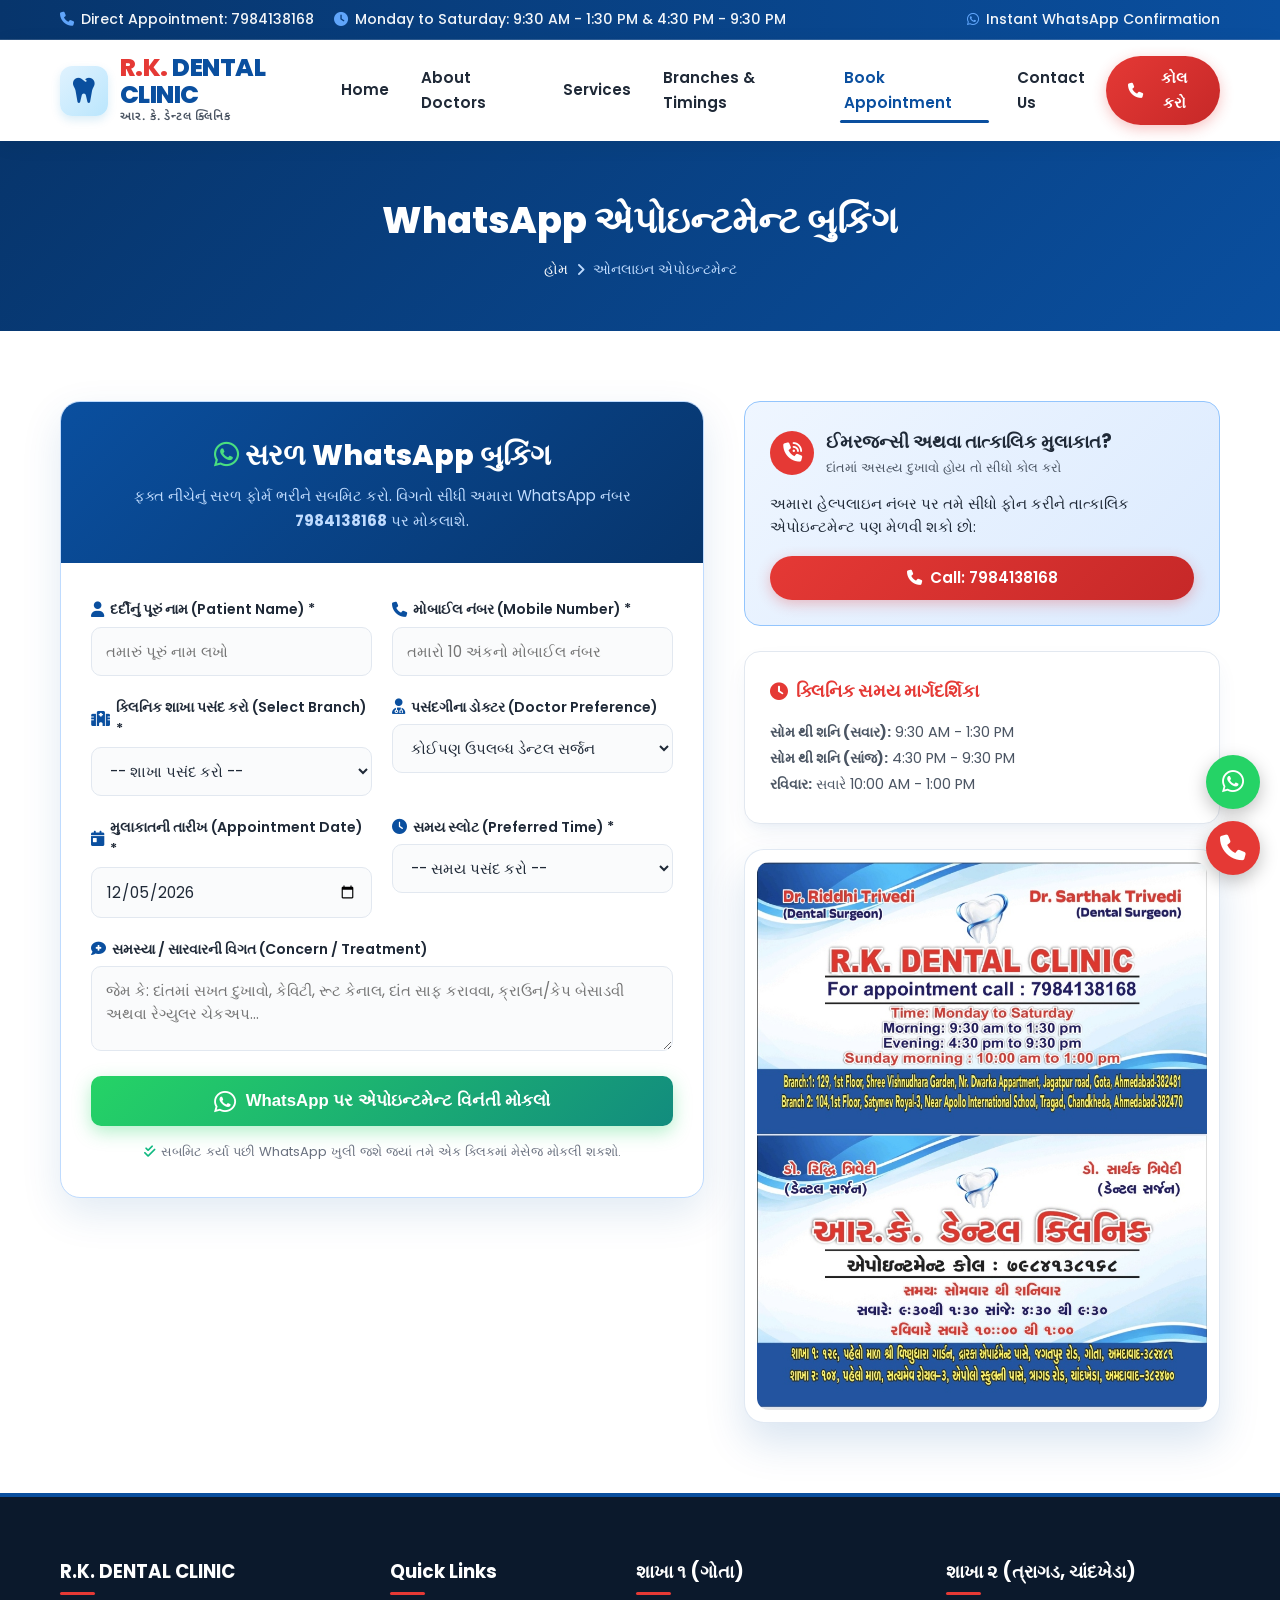
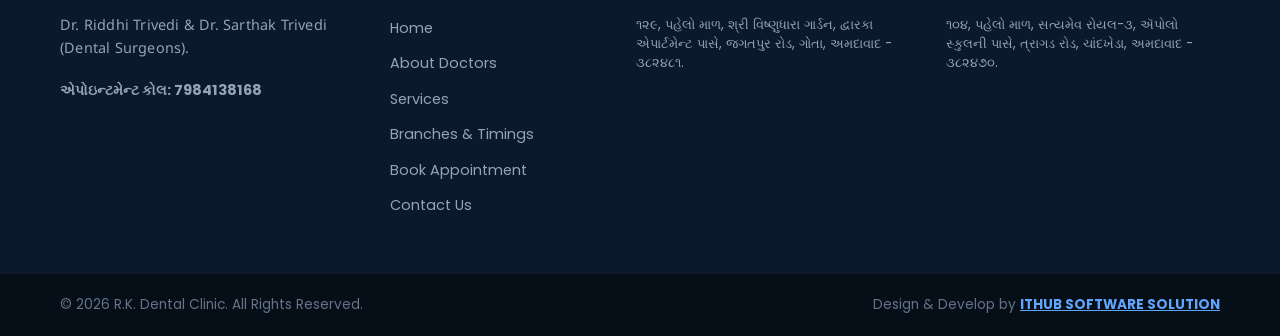
<file: appointment.html>
<!DOCTYPE html>
<html lang="gu-IN">
<head>
  <meta charset="UTF-8">
  <meta name="viewport" content="width=device-width, initial-scale=1.0">
  <title>Book WhatsApp Appointment | R.K. Dental Clinic Ahmedabad</title>
  <meta name="description" content="Book online & WhatsApp appointment with Dr. Riddhi Trivedi & Dr. Sarthak Trivedi at R.K. Dental Clinic. Fast booking via WhatsApp: 7984138168.">

  <!-- Google Fonts: Poppins & Noto Sans Gujarati -->
  <link rel="preconnect" href="https://fonts.googleapis.com">
  <link rel="preconnect" href="https://fonts.gstatic.com" crossorigin>
  <link href="https://fonts.googleapis.com/css2?family=Noto+Sans+Gujarati:wght@400;500;600;700;800&family=Poppins:wght@300;400;500;600;700;800&display=swap" rel="stylesheet">

  <!-- Font Awesome CDN -->
  <link rel="stylesheet" href="https://cdnjs.cloudflare.com/ajax/libs/font-awesome/6.5.1/css/all.min.css">

  <!-- Custom CSS -->
  <link rel="stylesheet" href="css/style.css">
</head>
<body>

  <!-- Top Contact Bar -->
  <div class="top-bar">
    <div class="container top-bar-content">
      <div class="top-bar-left">
        <div class="top-bar-item">
          <i class="fa-solid fa-phone"></i>
          <span>Direct Appointment: <a href="tel:7984138168">7984138168</a></span>
        </div>
        <div class="top-bar-item">
          <i class="fa-solid fa-clock"></i>
          <span>Monday to Saturday: 9:30 AM - 1:30 PM & 4:30 PM - 9:30 PM</span>
        </div>
      </div>
      <div class="top-bar-right">
        <div class="top-bar-item">
          <i class="fa-brands fa-whatsapp"></i>
          <span>Instant WhatsApp Confirmation</span>
        </div>
      </div>
    </div>
  </div>

  <!-- Main Navigation Header -->
  <header class="main-header">
    <div class="container header-container">
      <a href="index.html" class="brand-logo">
        <div class="brand-icon-wrapper">
          <i class="fa-solid fa-tooth"></i>
        </div>
        <div class="brand-text">
          <h1>R.K. <span>DENTAL CLINIC</span></h1>
          <p class="brand-subtitle gujarati-text">આર. કે. ડેન્ટલ ક્લિનિક</p>
        </div>
      </a>

      <nav class="nav-menu" id="navMenu">
        <a href="index.html" class="nav-link">Home</a>
        <a href="about.html" class="nav-link">About Doctors</a>
        <a href="services.html" class="nav-link">Services</a>
        <a href="branches.html" class="nav-link">Branches & Timings</a>
        <a href="appointment.html" class="nav-link active">Book Appointment</a>
        <a href="contact.html" class="nav-link">Contact Us</a>
      </nav>

      <div class="header-cta">
        <a href="tel:7984138168" class="btn btn-call">
          <i class="fa-solid fa-phone"></i> કોલ કરો
        </a>
        <button class="mobile-toggle" id="mobileToggle" aria-label="Toggle navigation">
          <i class="fa-solid fa-bars"></i>
        </button>
      </div>
    </div>
  </header>

  <!-- Page Banner -->
  <section class="page-banner">
    <div class="container">
      <h1 class="page-banner-title">WhatsApp એપોઇન્ટમેન્ટ બુકિંગ</h1>
      <div class="page-banner-breadcrumb">
        <a href="index.html">હોમ</a> <i class="fa-solid fa-angle-right"></i> <span>ઓનલાઇન એપોઇન્ટમેન્ટ</span>
      </div>
    </div>
  </section>

  <!-- Appointment Booking Main Section -->
  <section class="section-padding">
    <div class="container">
      <div class="hero-grid" style="align-items: flex-start;">
        
        <!-- Left Side: Interactive WhatsApp Form -->
        <div>
          <div class="appointment-booking-box">
            <div class="appointment-header-strip">
              <h2><i class="fa-brands fa-whatsapp" style="color: #4ade80;"></i> સરળ WhatsApp બુકિંગ</h2>
              <p>ફક્ત નીચેનું સરળ ફોર્મ ભરીને સબમિટ કરો. વિગતો સીધી અમારા WhatsApp નંબર <strong>7984138168</strong> પર મોકલાશે.</p>
            </div>

            <div class="appointment-form-inner">
              <form id="whatsappAppointmentForm">
                <div class="form-grid">
                  <!-- Patient Name -->
                  <div class="form-group">
                    <label class="form-label" for="appName">
                      <i class="fa-solid fa-user"></i> દર્દીનું પૂરું નામ (Patient Name) *
                    </label>
                    <input type="text" id="appName" class="form-control" placeholder="તમારું પૂરું નામ લખો" required>
                  </div>

                  <!-- Mobile Number -->
                  <div class="form-group">
                    <label class="form-label" for="appPhone">
                      <i class="fa-solid fa-phone"></i> મોબાઈલ નંબર (Mobile Number) *
                    </label>
                    <input type="tel" id="appPhone" class="form-control" placeholder="તમારો 10 અંકનો મોબાઈલ નંબર" pattern="[0-9]{10}" title="10 અંકનો મોબાઈલ નંબર દાખલ કરો" required>
                  </div>

                  <!-- Clinic Branch -->
                  <div class="form-group">
                    <label class="form-label" for="appBranch">
                      <i class="fa-solid fa-hospital"></i> ક્લિનિક શાખા પસંદ કરો (Select Branch) *
                    </label>
                    <select id="appBranch" class="form-control" required>
                      <option value="">-- શાખા પસંદ કરો --</option>
                      <option value="શાખા ૧: જગતપુર રોડ, ગોતા, અમદાવાદ (Gota Branch)">
                        શાખા ૧: જગતપુર રોડ, ગોતા (Branch 1 - Gota)
                      </option>
                      <option value="શાખા ૨: ત્રાગડ રોડ, ચાંદખેડા, અમદાવાદ (Tragad Branch)">
                        શાખા ૨: ત્રાગડ રોડ, ચાંદખેડા (Branch 2 - Tragad/Chandkheda)
                      </option>
                    </select>
                  </div>

                  <!-- Doctor Preference -->
                  <div class="form-group">
                    <label class="form-label" for="appDoctor">
                      <i class="fa-solid fa-user-doctor"></i> પસંદગીના ડોક્ટર (Doctor Preference)
                    </label>
                    <select id="appDoctor" class="form-control">
                      <option value="કોઈપણ ઉપલબ્ધ ડેન્ટલ સર્જન (Any Doctor)">કોઈપણ ઉપલબ્ધ ડેન્ટલ સર્જન</option>
                      <option value="Dr. Riddhi Trivedi (Dental Surgeon)">Dr. Riddhi Trivedi (ડેન્ટલ સર્જન)</option>
                      <option value="Dr. Sarthak Trivedi (Dental Surgeon)">Dr. Sarthak Trivedi (ડેન્ટલ સર્જન)</option>
                    </select>
                  </div>

                  <!-- Date -->
                  <div class="form-group">
                    <label class="form-label" for="appDate">
                      <i class="fa-solid fa-calendar-day"></i> મુલાકાતની તારીખ (Appointment Date) *
                    </label>
                    <input type="date" id="appDate" class="form-control" required>
                  </div>

                  <!-- Time Slot -->
                  <div class="form-group">
                    <label class="form-label" for="appTimeSlot">
                      <i class="fa-solid fa-clock"></i> સમય સ્લોટ (Preferred Time) *
                    </label>
                    <select id="appTimeSlot" class="form-control" required>
                      <option value="">-- સમય પસંદ કરો --</option>
                      <option value="સવારનો સમય: 9:30 AM to 1:30 PM (Morning Slot)">સવારનો સમય: 9:30 AM થી 1:30 PM</option>
                      <option value="સાંજનો સમય: 4:30 PM to 9:30 PM (Evening Slot)">સાંજનો સમય: 4:30 PM થી 9:30 PM</option>
                      <option value="રવિવાર સવારનો સમય: 10:00 AM to 1:00 PM (Sunday Slot)">રવિવારે સવારે: 10:00 AM થી 1:00 PM</option>
                    </select>
                  </div>

                  <!-- Reason / Concern -->
                  <div class="form-group full-width">
                    <label class="form-label" for="appReason">
                      <i class="fa-solid fa-comment-medical"></i> સમસ્યા / સારવારની વિગત (Concern / Treatment)
                    </label>
                    <textarea id="appReason" class="form-control" placeholder="જેમ કે: દાંતમાં સખત દુખાવો, કેવિટી, રૂટ કેનાલ, દાંત સાફ કરાવવા, ક્રાઉન/કેપ બેસાડવી અથવા રેગ્યુલર ચેકઅપ..."></textarea>
                  </div>
                </div>

                <button type="submit" class="whatsapp-submit-btn">
                  <i class="fa-brands fa-whatsapp fa-xl"></i> WhatsApp પર એપોઇન્ટમેન્ટ વિનંતી મોકલો
                </button>

                <p class="appointment-note">
                  <i class="fa-solid fa-check-double" style="color: #10b981;"></i> સબમિટ કર્યા પછી WhatsApp ખુલી જશે જ્યાં તમે એક ક્લિકમાં મેસેજ મોકલી શકશો.
                </p>
              </form>
            </div>
          </div>
        </div>

        <!-- Right Side: Contact Cards & Direct Options -->
        <div>
          <!-- Urgent Contact Box -->
          <div style="background: linear-gradient(135deg, #eff6ff, #dbeafe); border-radius: 16px; padding: 25px; border: 1.5px solid #93c5fd; margin-bottom: 25px;">
            <div style="display: flex; align-items: center; gap: 12px; margin-bottom: 15px;">
              <div style="width: 44px; height: 44px; background: var(--secondary); color: white; border-radius: 50%; display: flex; align-items: center; justify-content: center; font-size: 1.2rem;">
                <i class="fa-solid fa-phone-volume"></i>
              </div>
              <div>
                <h3 style="font-size: 1.15rem; color: var(--text-main); font-weight: 700;">ઈમરજન્સી અથવા તાત્કાલિક મુલાકાત?</h3>
                <p style="font-size: 0.82rem; color: var(--text-muted);">દાંતમાં અસહ્ય દુખાવો હોય તો સીધો કોલ કરો</p>
              </div>
            </div>
            <p style="font-size: 0.92rem; color: var(--text-main); margin-bottom: 16px;">
              અમારા હેલ્પલાઇન નંબર પર તમે સીધો ફોન કરીને તાત્કાલિક એપોઇન્ટમેન્ટ પણ મેળવી શકો છો:
            </p>
            <a href="tel:7984138168" class="btn btn-call" style="width: 100%;">
              <i class="fa-solid fa-phone"></i> Call: 7984138168
            </a>
          </div>

          <!-- Quick Timing Reminder -->
          <div style="background: var(--white); border-radius: 16px; padding: 25px; border: 1px solid var(--border-color); box-shadow: var(--card-shadow); margin-bottom: 25px;">
            <h3 style="font-size: 1.1rem; color: var(--secondary); font-weight: 800; margin-bottom: 15px; display: flex; align-items: center; gap: 8px;">
              <i class="fa-solid fa-clock"></i> ક્લિનિક સમય માર્ગદર્શિકા
            </h3>
            <ul style="font-size: 0.9rem; color: var(--text-muted); line-height: 1.8;">
              <li><strong>સોમ થી શનિ (સવાર):</strong> 9:30 AM - 1:30 PM</li>
              <li><strong>સોમ થી શનિ (સાંજ):</strong> 4:30 PM - 9:30 PM</li>
              <li><strong>રવિવાર:</strong> સવારે 10:00 AM - 1:00 PM</li>
            </ul>
          </div>

          <!-- Visiting Card Reminder -->
          <div class="card-preview-frame">
            <img src="images/visiting-card.jpg" alt="R.K. Dental Clinic Visiting Card" class="card-preview-img">
          </div>
        </div>

      </div>
    </div>
  </section>

  <!-- Main Footer -->
  <footer class="main-footer">
    <div class="container footer-grid">
      <div class="footer-col footer-about">
        <h3>R.K. DENTAL CLINIC</h3>
        <p class="gujarati-text">
          Dr. Riddhi Trivedi & Dr. Sarthak Trivedi (Dental Surgeons).
        </p>
        <p><strong>એપોઇન્ટમેન્ટ કોલ: 7984138168</strong></p>
      </div>

      <div class="footer-col">
        <h3>Quick Links</h3>
        <ul class="footer-links">
          <li><a href="index.html">Home</a></li>
          <li><a href="about.html">About Doctors</a></li>
          <li><a href="services.html">Services</a></li>
          <li><a href="branches.html">Branches & Timings</a></li>
          <li><a href="appointment.html">Book Appointment</a></li>
          <li><a href="contact.html">Contact Us</a></li>
        </ul>
      </div>

      <div class="footer-col">
        <h3>શાખા ૧ (ગોતા)</h3>
        <p class="footer-branch-addr">
          ૧૨૯, પહેલો માળ, શ્રી વિષ્ણુધારા ગાર્ડન, દ્વારકા એપાર્ટમેન્ટ પાસે, જગતપુર રોડ, ગોતા, અમદાવાદ - ૩૮૨૪૮૧.
        </p>
      </div>

      <div class="footer-col">
        <h3>શાખા ૨ (ત્રાગડ, ચાંદખેડા)</h3>
        <p class="footer-branch-addr">
          ૧૦૪, પહેલો માળ, સત્યમેવ રોયલ-૩, ઍપોલો સ્કુલની પાસે, ત્રાગડ રોડ, ચાંદખેડા, અમદાવાદ - ૩૮૨૪૭૦.
        </p>
      </div>
    </div>

    <div class="footer-bottom">
      <div class="container footer-bottom-content">
        <div>© 2026 R.K. Dental Clinic. All Rights Reserved.</div>
        <div>Design & Develop by <a href="https://ithubsoftware.com/" target="_blank" rel="noopener noreferrer" style="color: #60a5fa; font-weight: 700; text-decoration: underline;">ITHUB SOFTWARE SOLUTION</a></div>
      </div>
    </div>
  </footer>

  <!-- Floating Quick Action Buttons -->
  <div class="floating-actions-container">
    <a href="https://wa.me/917984138168" target="_blank" class="floating-btn floating-whatsapp" title="WhatsApp Appointment">
      <i class="fa-brands fa-whatsapp"></i>
    </a>
    <a href="tel:7984138168" class="floating-btn floating-call" title="Call Clinic Now">
      <i class="fa-solid fa-phone"></i>
    </a>
  </div>

  <!-- Mobile Sticky Bottom Bar -->
  <div class="mobile-bottom-bar">
    <a href="tel:7984138168" class="btn btn-call" style="padding: 10px 5px; font-size: 0.9rem;">
      <i class="fa-solid fa-phone"></i> કૉલ કરો
    </a>
    <a href="https://wa.me/917984138168" target="_blank" class="btn btn-whatsapp" style="padding: 10px 5px; font-size: 0.9rem;">
      <i class="fa-brands fa-whatsapp"></i> WhatsApp બુક
    </a>
  </div>

  <script src="js/main.js"></script>
</body>
</html>
</file>
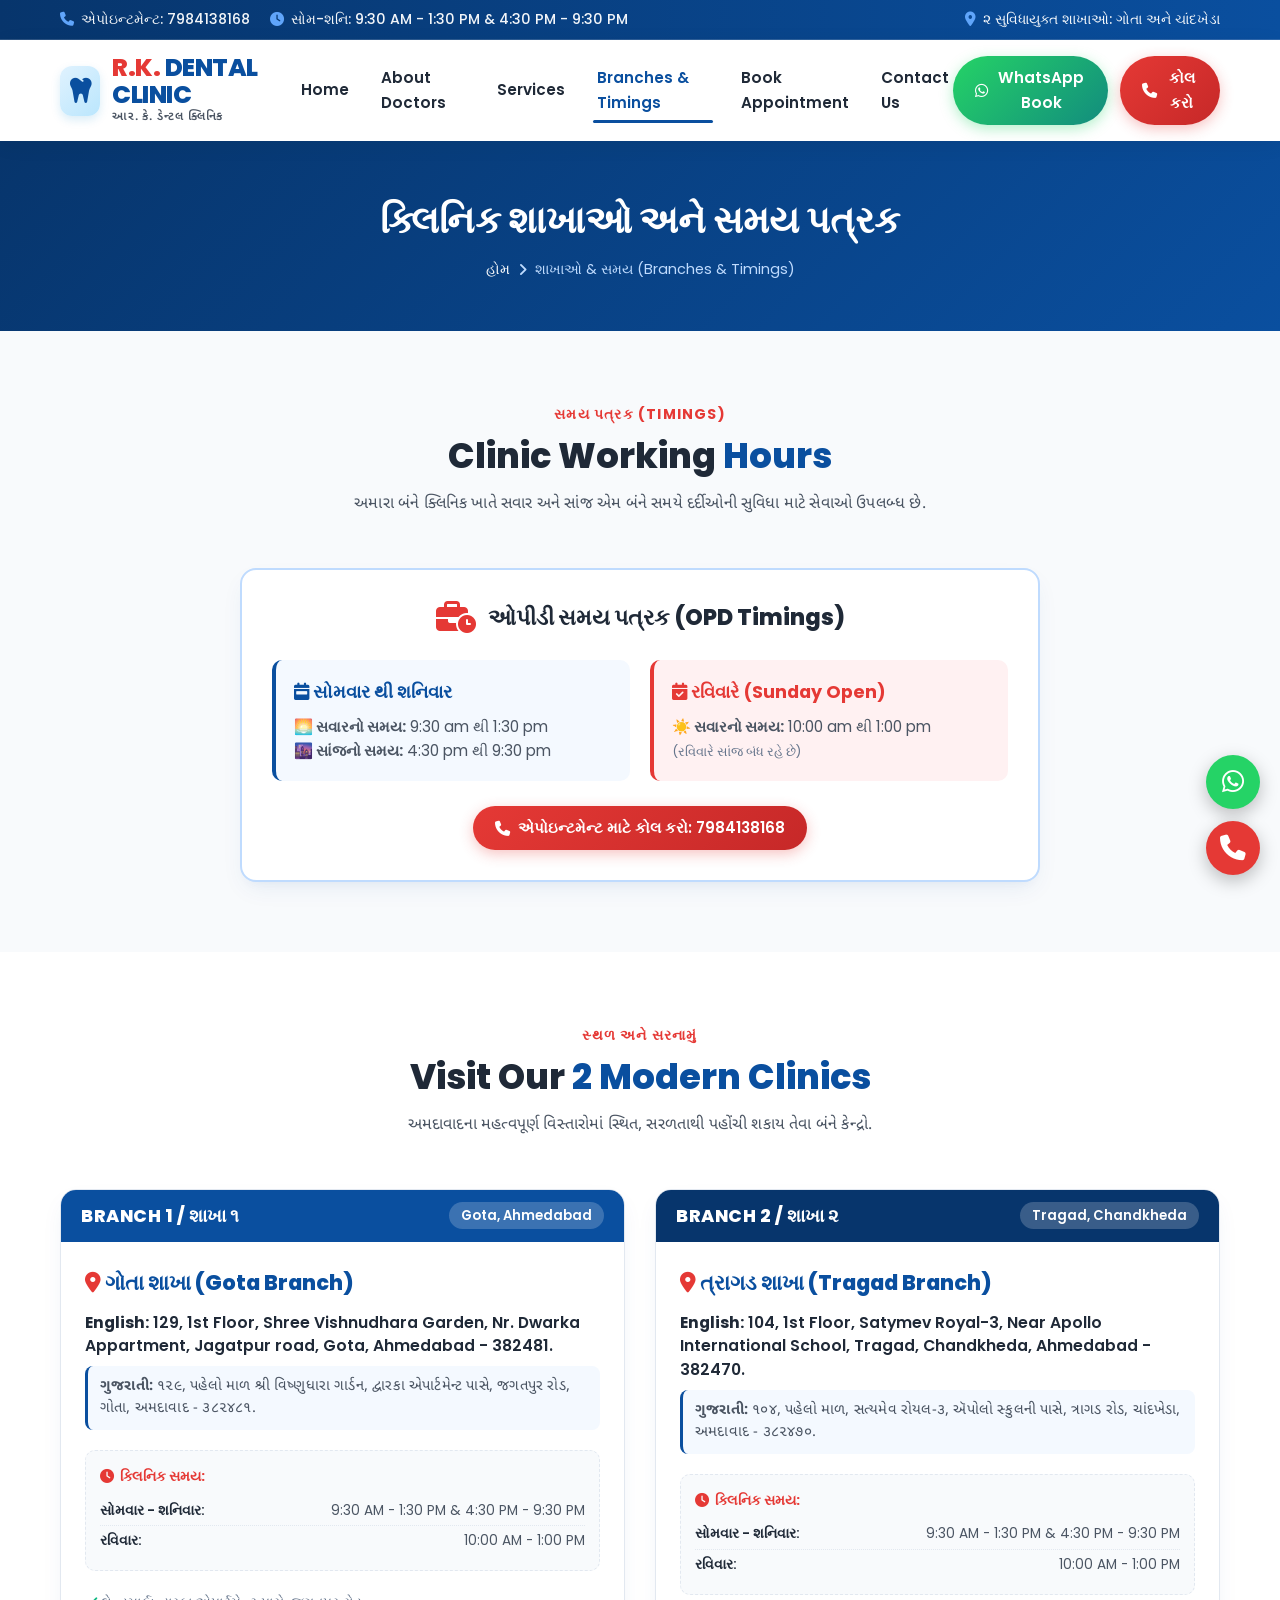
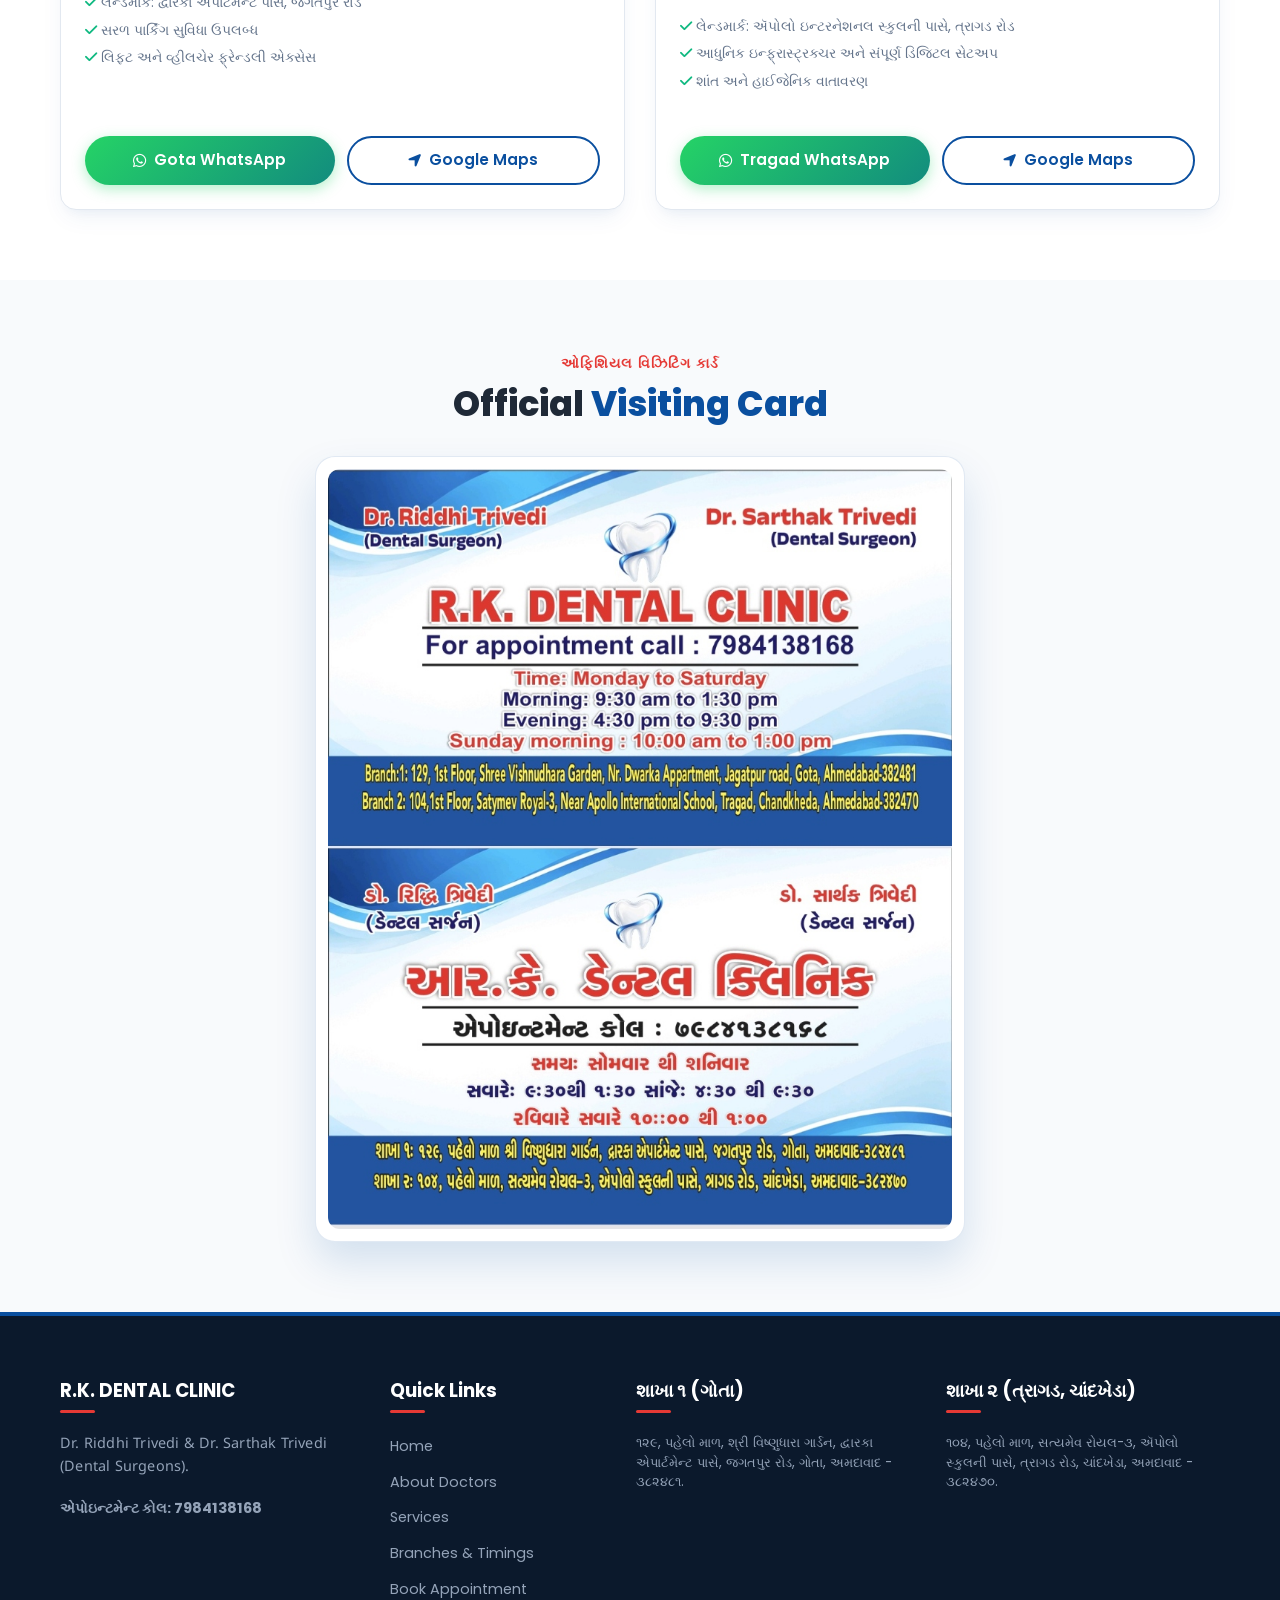
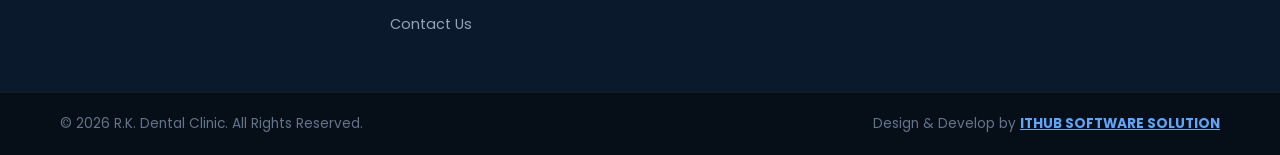
<file: branches.html>
<!DOCTYPE html>
<html lang="gu-IN">
<head>
  <meta charset="UTF-8">
  <meta name="viewport" content="width=device-width, initial-scale=1.0">
  <title>Branches & Timings | R.K. Dental Clinic - Gota & Chandkheda Ahmedabad</title>
  <meta name="description" content="R.K. Dental Clinic branches: Branch 1 Gota (Jagatpur road) and Branch 2 Tragad Chandkheda. Timings: Mon-Sat 9:30-1:30 & 4:30-9:30, Sun 10:00-1:00. Call: 7984138168">

  <!-- Google Fonts: Poppins & Noto Sans Gujarati -->
  <link rel="preconnect" href="https://fonts.googleapis.com">
  <link rel="preconnect" href="https://fonts.gstatic.com" crossorigin>
  <link href="https://fonts.googleapis.com/css2?family=Noto+Sans+Gujarati:wght@400;500;600;700;800&family=Poppins:wght@300;400;500;600;700;800&display=swap" rel="stylesheet">

  <!-- Font Awesome CDN -->
  <link rel="stylesheet" href="https://cdnjs.cloudflare.com/ajax/libs/font-awesome/6.5.1/css/all.min.css">

  <!-- Custom CSS -->
  <link rel="stylesheet" href="css/style.css">
</head>
<body>

  <!-- Top Contact Bar -->
  <div class="top-bar">
    <div class="container top-bar-content">
      <div class="top-bar-left">
        <div class="top-bar-item">
          <i class="fa-solid fa-phone"></i>
          <span>એપોઇન્ટમેન્ટ: <a href="tel:7984138168">7984138168</a></span>
        </div>
        <div class="top-bar-item">
          <i class="fa-solid fa-clock"></i>
          <span>સોમ-શનિ: 9:30 AM - 1:30 PM & 4:30 PM - 9:30 PM</span>
        </div>
      </div>
      <div class="top-bar-right">
        <div class="top-bar-item">
          <i class="fa-solid fa-location-dot"></i>
          <span>૨ સુવિધાયુક્ત શાખાઓ: ગોતા અને ચાંદખેડા</span>
        </div>
      </div>
    </div>
  </div>

  <!-- Main Navigation Header -->
  <header class="main-header">
    <div class="container header-container">
      <a href="index.html" class="brand-logo">
        <div class="brand-icon-wrapper">
          <i class="fa-solid fa-tooth"></i>
        </div>
        <div class="brand-text">
          <h1>R.K. <span>DENTAL CLINIC</span></h1>
          <p class="brand-subtitle gujarati-text">આર. કે. ડેન્ટલ ક્લિનિક</p>
        </div>
      </a>

      <nav class="nav-menu" id="navMenu">
        <a href="index.html" class="nav-link">Home</a>
        <a href="about.html" class="nav-link">About Doctors</a>
        <a href="services.html" class="nav-link">Services</a>
        <a href="branches.html" class="nav-link active">Branches & Timings</a>
        <a href="appointment.html" class="nav-link">Book Appointment</a>
        <a href="contact.html" class="nav-link">Contact Us</a>
      </nav>

      <div class="header-cta">
        <a href="https://wa.me/917984138168?text=Hello%20R.K.%20Dental%20Clinic,%20I%20want%20to%20visit%20your%20clinic." target="_blank" class="btn btn-whatsapp">
          <i class="fa-brands fa-whatsapp"></i> WhatsApp Book
        </a>
        <a href="tel:7984138168" class="btn btn-call">
          <i class="fa-solid fa-phone"></i> કોલ કરો
        </a>
        <button class="mobile-toggle" id="mobileToggle" aria-label="Toggle navigation">
          <i class="fa-solid fa-bars"></i>
        </button>
      </div>
    </div>
  </header>

  <!-- Page Banner -->
  <section class="page-banner">
    <div class="container">
      <h1 class="page-banner-title">ક્લિનિક શાખાઓ અને સમય પત્રક</h1>
      <div class="page-banner-breadcrumb">
        <a href="index.html">હોમ</a> <i class="fa-solid fa-angle-right"></i> <span>શાખાઓ & સમય (Branches & Timings)</span>
      </div>
    </div>
  </section>

  <!-- Timings Overview Section -->
  <section class="section-padding bg-light">
    <div class="container">
      <div class="section-header">
        <span class="section-subtitle">સમય પત્રક (TIMINGS)</span>
        <h2 class="section-title">Clinic Working <span>Hours</span></h2>
        <p class="section-desc gujarati-text">
          અમારા બંને ક્લિનિક ખાતે સવાર અને સાંજ એમ બંને સમયે દર્દીઓની સુવિધા માટે સેવાઓ ઉપલબ્ધ છે.
        </p>
      </div>

      <div style="max-width: 800px; margin: 0 auto; background: var(--white); border-radius: 16px; padding: 30px; box-shadow: var(--card-shadow); border: 2px solid #bfdbfe;">
        <div style="display: flex; align-items: center; justify-content: center; gap: 12px; margin-bottom: 25px; text-align: center;">
          <i class="fa-solid fa-business-time fa-2xl" style="color: var(--secondary);"></i>
          <h3 style="font-size: 1.4rem; color: var(--text-main); font-weight: 800;">
            ઓપીડી સમય પત્રક (OPD Timings)
          </h3>
        </div>

        <div style="display: grid; grid-template-columns: repeat(auto-fit, minmax(260px, 1fr)); gap: 20px;">
          <!-- Mon-Sat -->
          <div style="background: var(--accent-light); border-left: 4px solid var(--primary); padding: 18px; border-radius: 10px;">
            <h4 style="color: var(--primary); font-size: 1.1rem; margin-bottom: 8px;">
              <i class="fa-solid fa-calendar-week"></i> સોમવાર થી શનિવાર
            </h4>
            <div style="font-size: 0.95rem; color: var(--text-muted); line-height: 1.6;">
              <p><strong>🌅 સવારનો સમય:</strong> 9:30 am થી 1:30 pm</p>
              <p><strong>🌆 સાંજનો સમય:</strong> 4:30 pm થી 9:30 pm</p>
            </div>
          </div>

          <!-- Sunday -->
          <div style="background: #fff1f2; border-left: 4px solid var(--secondary); padding: 18px; border-radius: 10px;">
            <h4 style="color: var(--secondary); font-size: 1.1rem; margin-bottom: 8px;">
              <i class="fa-solid fa-calendar-check"></i> રવિવારે (Sunday Open)
            </h4>
            <div style="font-size: 0.95rem; color: var(--text-muted); line-height: 1.6;">
              <p><strong>☀️ સવારનો સમય:</strong> 10:00 am થી 1:00 pm</p>
              <p><small style="color: #64748b;">(રવિવારે સાંજ બંધ રહે છે)</small></p>
            </div>
          </div>
        </div>

        <div style="text-align: center; margin-top: 25px;">
          <a href="tel:7984138168" class="btn btn-call">
            <i class="fa-solid fa-phone"></i> એપોઇન્ટમેન્ટ માટે કોલ કરો: 7984138168
          </a>
        </div>
      </div>
    </div>
  </section>

  <!-- Branches Detailed Cards -->
  <section class="section-padding">
    <div class="container">
      <div class="section-header">
        <span class="section-subtitle">સ્થળ અને સરનામું</span>
        <h2 class="section-title">Visit Our <span>2 Modern Clinics</span></h2>
        <p class="section-desc gujarati-text">
          અમદાવાદના મહત્વપૂર્ણ વિસ્તારોમાં સ્થિત, સરળતાથી પહોંચી શકાય તેવા બંને કેન્દ્રો.
        </p>
      </div>

      <div class="branches-grid">
        <!-- BRANCH 1: GOTA -->
        <div class="branch-card">
          <div class="branch-badge-bar">
            <div class="branch-num">Branch 1 / શાખા ૧</div>
            <div class="branch-area">Gota, Ahmedabad</div>
          </div>

          <div class="branch-card-body">
            <div class="branch-address-box">
              <h3 style="font-size: 1.3rem; color: var(--primary); margin-bottom: 12px; font-weight: 800;">
                <i class="fa-solid fa-location-dot" style="color: var(--secondary);"></i> ગોતા શાખા (Gota Branch)
              </h3>
              
              <div class="branch-address-en">
                <strong>English:</strong> 129, 1st Floor, Shree Vishnudhara Garden, Nr. Dwarka Appartment, Jagatpur road, Gota, Ahmedabad - 382481.
              </div>

              <div class="branch-address-gu gujarati-text">
                <strong>ગુજરાતી:</strong> ૧૨૯, પહેલો માળ શ્રી વિષ્ણુધારા ગાર્ડન, દ્વારકા એપાર્ટમેન્ટ પાસે, જગતપુર રોડ, ગોતા, અમદાવાદ - ૩૮૨૪૮૧.
              </div>
            </div>

            <div class="timing-box">
              <div class="timing-title">
                <i class="fa-solid fa-clock"></i> ક્લિનિક સમય:
              </div>
              <div class="timing-list">
                <div class="timing-row">
                  <span class="timing-day">સોમવાર - શનિવાર:</span>
                  <span>9:30 AM - 1:30 PM & 4:30 PM - 9:30 PM</span>
                </div>
                <div class="timing-row">
                  <span class="timing-day">રવિવાર:</span>
                  <span>10:00 AM - 1:00 PM</span>
                </div>
              </div>
            </div>

            <ul style="font-size: 0.88rem; color: #64748b; margin-bottom: 20px;">
              <li style="margin-bottom: 5px;"><i class="fa-solid fa-check" style="color: #10b981;"></i> લેન્ડમાર્ક: દ્વારકા એપાર્ટમેન્ટ પાસે, જગતપુર રોડ</li>
              <li style="margin-bottom: 5px;"><i class="fa-solid fa-check" style="color: #10b981;"></i> સરળ પાર્કિંગ સુવિધા ઉપલબ્ધ</li>
              <li><i class="fa-solid fa-check" style="color: #10b981;"></i> લિફ્ટ અને વ્હીલચેર ફ્રેન્ડલી એક્સેસ</li>
            </ul>
          </div>

          <div class="branch-card-footer">
            <a href="https://wa.me/917984138168?text=Hello%20Dr.%20Trivedi,%20I%20want%20to%20book%20an%20appointment%20at%20Branch%201%20Gota." target="_blank" class="btn btn-whatsapp" style="flex: 1;">
              <i class="fa-brands fa-whatsapp"></i> Gota WhatsApp
            </a>
            <a href="https://www.google.com/maps/search/?api=1&query=Shree+Vishnudhara+Garden+Jagatpur+road+Gota+Ahmedabad+382481" target="_blank" class="btn btn-outline" style="flex: 1;">
              <i class="fa-solid fa-location-arrow"></i> Google Maps
            </a>
          </div>
        </div>

        <!-- BRANCH 2: TRAGAD / CHANDKHEDA -->
        <div class="branch-card">
          <div class="branch-badge-bar branch-2">
            <div class="branch-num">Branch 2 / શાખા ૨</div>
            <div class="branch-area">Tragad, Chandkheda</div>
          </div>

          <div class="branch-card-body">
            <div class="branch-address-box">
              <h3 style="font-size: 1.3rem; color: var(--primary); margin-bottom: 12px; font-weight: 800;">
                <i class="fa-solid fa-location-dot" style="color: var(--secondary);"></i> ત્રાગડ શાખા (Tragad Branch)
              </h3>
              
              <div class="branch-address-en">
                <strong>English:</strong> 104, 1st Floor, Satymev Royal-3, Near Apollo International School, Tragad, Chandkheda, Ahmedabad - 382470.
              </div>

              <div class="branch-address-gu gujarati-text">
                <strong>ગુજરાતી:</strong> ૧૦૪, પહેલો માળ, સત્યમેવ રોયલ-૩, ઍપોલો સ્કુલની પાસે, ત્રાગડ રોડ, ચાંદખેડા, અમદાવાદ - ૩૮૨૪૭૦.
              </div>
            </div>

            <div class="timing-box">
              <div class="timing-title">
                <i class="fa-solid fa-clock"></i> ક્લિનિક સમય:
              </div>
              <div class="timing-list">
                <div class="timing-row">
                  <span class="timing-day">સોમવાર - શનિવાર:</span>
                  <span>9:30 AM - 1:30 PM & 4:30 PM - 9:30 PM</span>
                </div>
                <div class="timing-row">
                  <span class="timing-day">રવિવાર:</span>
                  <span>10:00 AM - 1:00 PM</span>
                </div>
              </div>
            </div>

            <ul style="font-size: 0.88rem; color: #64748b; margin-bottom: 20px;">
              <li style="margin-bottom: 5px;"><i class="fa-solid fa-check" style="color: #10b981;"></i> લેન્ડમાર્ક: ઍપોલો ઇન્ટરનેશનલ સ્કુલની પાસે, ત્રાગડ રોડ</li>
              <li style="margin-bottom: 5px;"><i class="fa-solid fa-check" style="color: #10b981;"></i> આધુનિક ઇન્ફ્રાસ્ટ્રક્ચર અને સંપૂર્ણ ડિજિટલ સેટઅપ</li>
              <li><i class="fa-solid fa-check" style="color: #10b981;"></i> શાંત અને હાઈજેનિક વાતાવરણ</li>
            </ul>
          </div>

          <div class="branch-card-footer">
            <a href="https://wa.me/917984138168?text=Hello%20Dr.%20Trivedi,%20I%20want%20to%20book%20an%20appointment%20at%20Branch%202%20Tragad%20Chandkheda." target="_blank" class="btn btn-whatsapp" style="flex: 1;">
              <i class="fa-brands fa-whatsapp"></i> Tragad WhatsApp
            </a>
            <a href="https://www.google.com/maps/search/?api=1&query=Satymev+Royal+3+Near+Apollo+International+School+Tragad+Chandkheda+Ahmedabad+382470" target="_blank" class="btn btn-outline" style="flex: 1;">
              <i class="fa-solid fa-location-arrow"></i> Google Maps
            </a>
          </div>
        </div>
      </div>
    </div>
  </section>

  <!-- Visiting Card Reference Section -->
  <section class="section-padding bg-light">
    <div class="container" style="text-align: center;">
      <span class="section-subtitle">ઓફિશિયલ વિઝિટિંગ કાર્ડ</span>
      <h2 class="section-title">Official <span>Visiting Card</span></h2>
      <div style="max-width: 650px; margin: 30px auto 0;">
        <div class="card-preview-frame">
          <img src="images/visiting-card.jpg" alt="R.K. Dental Clinic Visiting Card Official" class="card-preview-img">
        </div>
      </div>
    </div>
  </section>

  <!-- Main Footer -->
  <footer class="main-footer">
    <div class="container footer-grid">
      <div class="footer-col footer-about">
        <h3>R.K. DENTAL CLINIC</h3>
        <p class="gujarati-text">
          Dr. Riddhi Trivedi & Dr. Sarthak Trivedi (Dental Surgeons).
        </p>
        <p><strong>એપોઇન્ટમેન્ટ કોલ: 7984138168</strong></p>
      </div>

      <div class="footer-col">
        <h3>Quick Links</h3>
        <ul class="footer-links">
          <li><a href="index.html">Home</a></li>
          <li><a href="about.html">About Doctors</a></li>
          <li><a href="services.html">Services</a></li>
          <li><a href="branches.html">Branches & Timings</a></li>
          <li><a href="appointment.html">Book Appointment</a></li>
          <li><a href="contact.html">Contact Us</a></li>
        </ul>
      </div>

      <div class="footer-col">
        <h3>શાખા ૧ (ગોતા)</h3>
        <p class="footer-branch-addr">
          ૧૨૯, પહેલો માળ, શ્રી વિષ્ણુધારા ગાર્ડન, દ્વારકા એપાર્ટમેન્ટ પાસે, જગતપુર રોડ, ગોતા, અમદાવાદ - ૩૮૨૪૮૧.
        </p>
      </div>

      <div class="footer-col">
        <h3>શાખા ૨ (ત્રાગડ, ચાંદખેડા)</h3>
        <p class="footer-branch-addr">
          ૧૦૪, પહેલો માળ, સત્યમેવ રોયલ-૩, ઍપોલો સ્કુલની પાસે, ત્રાગડ રોડ, ચાંદખેડા, અમદાવાદ - ૩૮૨૪૭૦.
        </p>
      </div>
    </div>

    <div class="footer-bottom">
      <div class="container footer-bottom-content">
        <div>© 2026 R.K. Dental Clinic. All Rights Reserved.</div>
        <div>Design & Develop by <a href="https://ithubsoftware.com/" target="_blank" rel="noopener noreferrer" style="color: #60a5fa; font-weight: 700; text-decoration: underline;">ITHUB SOFTWARE SOLUTION</a></div>
      </div>
    </div>
  </footer>

  <!-- Floating Quick Action Buttons -->
  <div class="floating-actions-container">
    <a href="https://wa.me/917984138168" target="_blank" class="floating-btn floating-whatsapp" title="WhatsApp Appointment">
      <i class="fa-brands fa-whatsapp"></i>
    </a>
    <a href="tel:7984138168" class="floating-btn floating-call" title="Call Clinic Now">
      <i class="fa-solid fa-phone"></i>
    </a>
  </div>

  <!-- Mobile Sticky Bottom Bar -->
  <div class="mobile-bottom-bar">
    <a href="tel:7984138168" class="btn btn-call" style="padding: 10px 5px; font-size: 0.9rem;">
      <i class="fa-solid fa-phone"></i> કૉલ કરો
    </a>
    <a href="https://wa.me/917984138168" target="_blank" class="btn btn-whatsapp" style="padding: 10px 5px; font-size: 0.9rem;">
      <i class="fa-brands fa-whatsapp"></i> WhatsApp બુક
    </a>
  </div>

  <script src="js/main.js"></script>
</body>
</html>
</file>
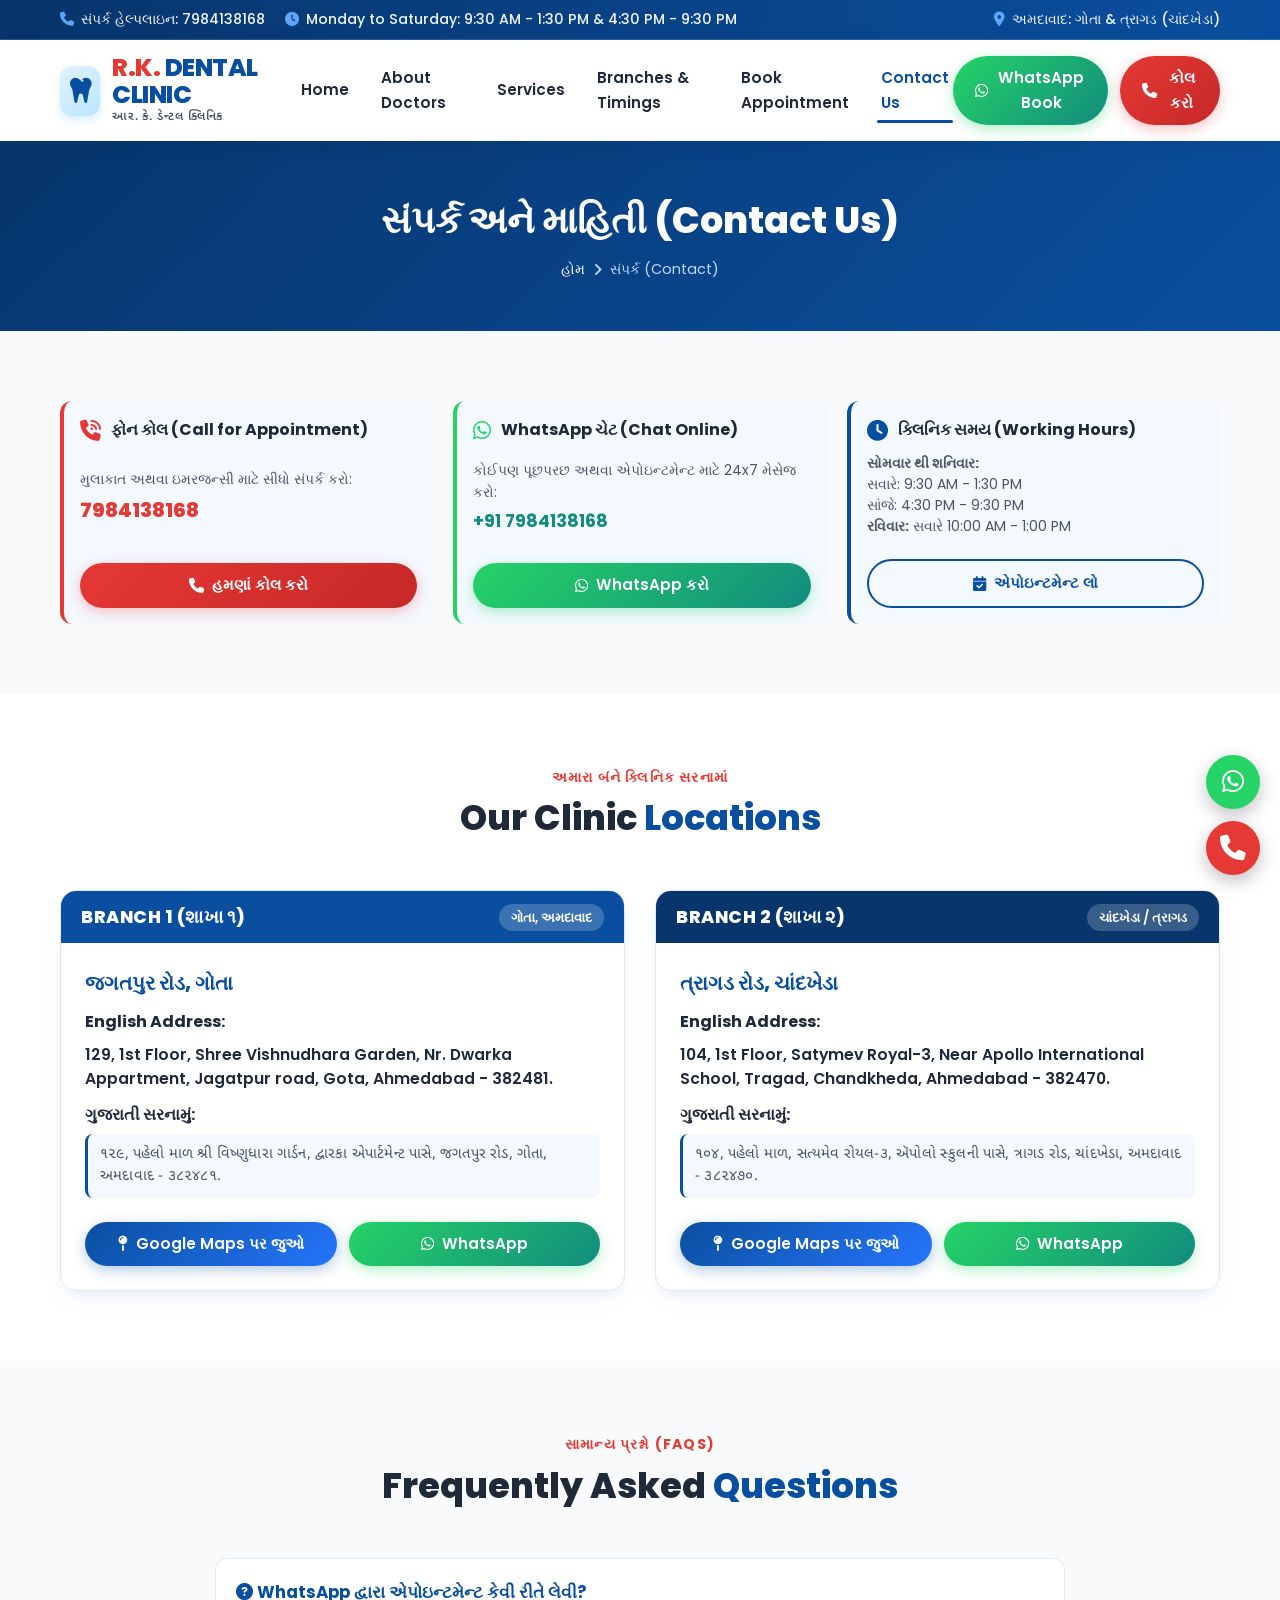
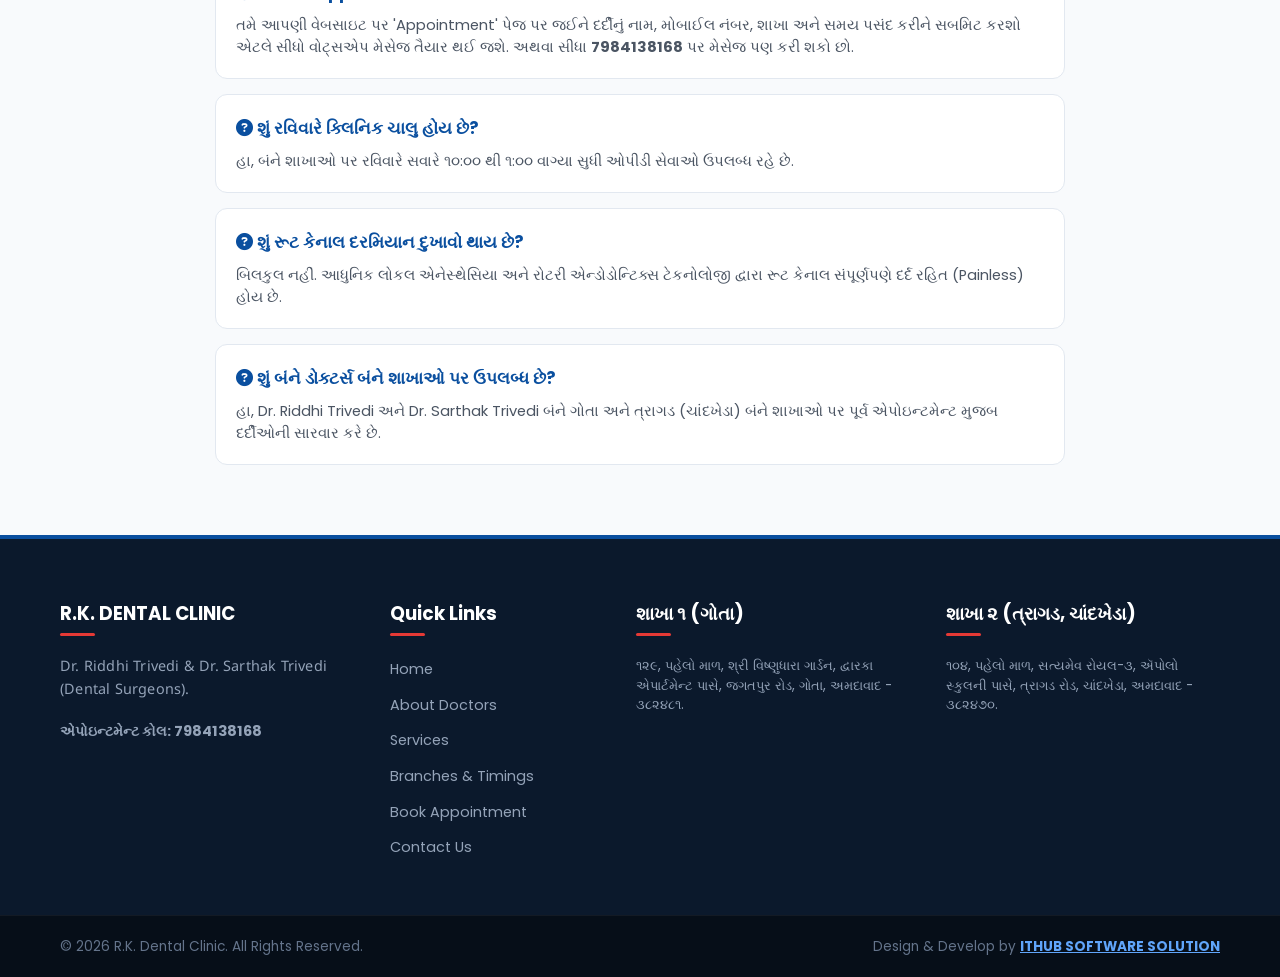
<file: contact.html>
<!DOCTYPE html>
<html lang="gu-IN">
<head>
  <meta charset="UTF-8">
  <meta name="viewport" content="width=device-width, initial-scale=1.0">
  <title>Contact Us | R.K. Dental Clinic Ahmedabad - Dr. Riddhi & Dr. Sarthak Trivedi</title>
  <meta name="description" content="Contact R.K. Dental Clinic in Ahmedabad. Branches in Gota and Chandkheda (Tragad). Phone: 7984138168. WhatsApp booking available.">

  <!-- Google Fonts: Poppins & Noto Sans Gujarati -->
  <link rel="preconnect" href="https://fonts.googleapis.com">
  <link rel="preconnect" href="https://fonts.gstatic.com" crossorigin>
  <link href="https://fonts.googleapis.com/css2?family=Noto+Sans+Gujarati:wght@400;500;600;700;800&family=Poppins:wght@300;400;500;600;700;800&display=swap" rel="stylesheet">

  <!-- Font Awesome CDN -->
  <link rel="stylesheet" href="https://cdnjs.cloudflare.com/ajax/libs/font-awesome/6.5.1/css/all.min.css">

  <!-- Custom CSS -->
  <link rel="stylesheet" href="css/style.css">
</head>
<body>

  <!-- Top Contact Bar -->
  <div class="top-bar">
    <div class="container top-bar-content">
      <div class="top-bar-left">
        <div class="top-bar-item">
          <i class="fa-solid fa-phone"></i>
          <span>સંપર્ક હેલ્પલાઇન: <a href="tel:7984138168">7984138168</a></span>
        </div>
        <div class="top-bar-item">
          <i class="fa-solid fa-clock"></i>
          <span>Monday to Saturday: 9:30 AM - 1:30 PM & 4:30 PM - 9:30 PM</span>
        </div>
      </div>
      <div class="top-bar-right">
        <div class="top-bar-item">
          <i class="fa-solid fa-location-dot"></i>
          <span>અમદાવાદ: ગોતા & ત્રાગડ (ચાંદખેડા)</span>
        </div>
      </div>
    </div>
  </div>

  <!-- Main Navigation Header -->
  <header class="main-header">
    <div class="container header-container">
      <a href="index.html" class="brand-logo">
        <div class="brand-icon-wrapper">
          <i class="fa-solid fa-tooth"></i>
        </div>
        <div class="brand-text">
          <h1>R.K. <span>DENTAL CLINIC</span></h1>
          <p class="brand-subtitle gujarati-text">આર. કે. ડેન્ટલ ક્લિનિક</p>
        </div>
      </a>

      <nav class="nav-menu" id="navMenu">
        <a href="index.html" class="nav-link">Home</a>
        <a href="about.html" class="nav-link">About Doctors</a>
        <a href="services.html" class="nav-link">Services</a>
        <a href="branches.html" class="nav-link">Branches & Timings</a>
        <a href="appointment.html" class="nav-link">Book Appointment</a>
        <a href="contact.html" class="nav-link active">Contact Us</a>
      </nav>

      <div class="header-cta">
        <a href="https://wa.me/917984138168" target="_blank" class="btn btn-whatsapp">
          <i class="fa-brands fa-whatsapp"></i> WhatsApp Book
        </a>
        <a href="tel:7984138168" class="btn btn-call">
          <i class="fa-solid fa-phone"></i> કોલ કરો
        </a>
        <button class="mobile-toggle" id="mobileToggle" aria-label="Toggle navigation">
          <i class="fa-solid fa-bars"></i>
        </button>
      </div>
    </div>
  </header>

  <!-- Page Banner -->
  <section class="page-banner">
    <div class="container">
      <h1 class="page-banner-title">સંપર્ક અને માહિતી (Contact Us)</h1>
      <div class="page-banner-breadcrumb">
        <a href="index.html">હોમ</a> <i class="fa-solid fa-angle-right"></i> <span>સંપર્ક (Contact)</span>
      </div>
    </div>
  </section>

  <!-- Quick Info Contact Grid -->
  <section class="section-padding bg-light">
    <div class="container">
      <div class="highlights-grid">
        <!-- Call Box -->
        <div class="highlight-card red-border">
          <div class="highlight-header">
            <i class="fa-solid fa-phone-volume"></i>
            <h3>ફોન કોલ (Call for Appointment)</h3>
          </div>
          <div class="highlight-body">
            મુલાકાત અથવા ઇમરજન્સી માટે સીધો સંપર્ક કરો:<br>
            <a href="tel:7984138168" style="font-size: 1.25rem; font-weight: 800; color: var(--secondary); display: block; margin-top: 5px;">
              7984138168
            </a>
          </div>
          <a href="tel:7984138168" class="btn btn-call" style="margin-top: 10px; width: 100%;">
            <i class="fa-solid fa-phone"></i> હમણાં કોલ કરો
          </a>
        </div>

        <!-- WhatsApp Box -->
        <div class="highlight-card green-border">
          <div class="highlight-header">
            <i class="fa-brands fa-whatsapp"></i>
            <h3>WhatsApp ચેટ (Chat Online)</h3>
          </div>
          <div class="highlight-body">
            કોઈપણ પૂછપરછ અથવા એપોઇન્ટમેન્ટ માટે 24x7 મેસેજ કરો:<br>
            <span style="font-size: 1.1rem; font-weight: 700; color: #128c7e; display: block; margin-top: 5px;">
              +91 7984138168
            </span>
          </div>
          <a href="https://wa.me/917984138168?text=Hello%20R.K.%20Dental%20Clinic,%20I%20have%20an%20inquiry." target="_blank" class="btn btn-whatsapp" style="margin-top: 10px; width: 100%;">
            <i class="fa-brands fa-whatsapp"></i> WhatsApp કરો
          </a>
        </div>

        <!-- OPD Timings Box -->
        <div class="highlight-card">
          <div class="highlight-header">
            <i class="fa-solid fa-clock"></i>
            <h3>ક્લિનિક સમય (Working Hours)</h3>
          </div>
          <div class="highlight-body">
            <strong>સોમવાર થી શનિવાર:</strong><br>
            સવારે: 9:30 AM - 1:30 PM<br>
            સાંજે: 4:30 PM - 9:30 PM<br>
            <strong>રવિવાર:</strong> સવારે 10:00 AM - 1:00 PM
          </div>
          <a href="appointment.html" class="btn btn-outline" style="margin-top: 10px; width: 100%;">
            <i class="fa-solid fa-calendar-check"></i> એપોઇન્ટમેન્ટ લો
          </a>
        </div>
      </div>
    </div>
  </section>

  <!-- Branches Full Details -->
  <section class="section-padding">
    <div class="container">
      <div class="section-header">
        <span class="section-subtitle">અમારા બંને ક્લિનિક સરનામાં</span>
        <h2 class="section-title">Our Clinic <span>Locations</span></h2>
      </div>

      <div class="branches-grid">
        <!-- Branch 1 Gota -->
        <div class="branch-card">
          <div class="branch-badge-bar">
            <div class="branch-num">Branch 1 (શાખા ૧)</div>
            <div class="branch-area">ગોતા, અમદાવાદ</div>
          </div>
          <div class="branch-card-body">
            <h3 style="font-size: 1.25rem; color: var(--primary); margin-bottom: 10px; font-weight: 800;">
              જગતપુર રોડ, ગોતા
            </h3>
            <p style="margin-bottom: 8px;"><strong>English Address:</strong></p>
            <p class="branch-address-en">
              129, 1st Floor, Shree Vishnudhara Garden, Nr. Dwarka Appartment, Jagatpur road, Gota, Ahmedabad - 382481.
            </p>
            <p style="margin: 12px 0 6px;"><strong>ગુજરાતી સરનામું:</strong></p>
            <p class="branch-address-gu gujarati-text">
              ૧૨૯, પહેલો માળ શ્રી વિષ્ણુધારા ગાર્ડન, દ્વારકા એપાર્ટમેન્ટ પાસે, જગતપુર રોડ, ગોતા, અમદાવાદ - ૩૮૨૪૮૧.
            </p>
          </div>
          <div class="branch-card-footer">
            <a href="https://www.google.com/maps/search/?api=1&query=Shree+Vishnudhara+Garden+Jagatpur+road+Gota+Ahmedabad+382481" target="_blank" class="btn btn-primary" style="flex: 1;">
              <i class="fa-solid fa-map-pin"></i> Google Maps પર જુઓ
            </a>
            <a href="https://wa.me/917984138168?text=Hello,%20I%20want%20to%20visit%20Branch%201%20Gota." target="_blank" class="btn btn-whatsapp" style="flex: 1;">
              <i class="fa-brands fa-whatsapp"></i> WhatsApp
            </a>
          </div>
        </div>

        <!-- Branch 2 Tragad -->
        <div class="branch-card">
          <div class="branch-badge-bar branch-2">
            <div class="branch-num">Branch 2 (શાખા ૨)</div>
            <div class="branch-area">ચાંદખેડા / ત્રાગડ</div>
          </div>
          <div class="branch-card-body">
            <h3 style="font-size: 1.25rem; color: var(--primary); margin-bottom: 10px; font-weight: 800;">
              ત્રાગડ રોડ, ચાંદખેડા
            </h3>
            <p style="margin-bottom: 8px;"><strong>English Address:</strong></p>
            <p class="branch-address-en">
              104, 1st Floor, Satymev Royal-3, Near Apollo International School, Tragad, Chandkheda, Ahmedabad - 382470.
            </p>
            <p style="margin: 12px 0 6px;"><strong>ગુજરાતી સરનામું:</strong></p>
            <p class="branch-address-gu gujarati-text">
              ૧૦૪, પહેલો માળ, સત્યમેવ રોયલ-૩, ઍપોલો સ્કુલની પાસે, ત્રાગડ રોડ, ચાંદખેડા, અમદાવાદ - ૩૮૨૪૭૦.
            </p>
          </div>
          <div class="branch-card-footer">
            <a href="https://www.google.com/maps/search/?api=1&query=Satymev+Royal+3+Near+Apollo+International+School+Tragad+Chandkheda+Ahmedabad+382470" target="_blank" class="btn btn-primary" style="flex: 1;">
              <i class="fa-solid fa-map-pin"></i> Google Maps પર જુઓ
            </a>
            <a href="https://wa.me/917984138168?text=Hello,%20I%20want%20to%20visit%20Branch%202%20Tragad." target="_blank" class="btn btn-whatsapp" style="flex: 1;">
              <i class="fa-brands fa-whatsapp"></i> WhatsApp
            </a>
          </div>
        </div>
      </div>
    </div>
  </section>

  <!-- Frequently Asked Questions (FAQ) -->
  <section class="section-padding bg-light">
    <div class="container">
      <div class="section-header">
        <span class="section-subtitle">સામાન્ય પ્રશ્નો (FAQs)</span>
        <h2 class="section-title">Frequently Asked <span>Questions</span></h2>
      </div>

      <div style="max-width: 850px; margin: 0 auto; display: flex; flex-direction: column; gap: 15px;">
        <div style="background: var(--white); border-radius: 12px; padding: 20px; border: 1px solid var(--border-color);">
          <h4 style="color: var(--primary); font-size: 1.05rem; margin-bottom: 8px;">
            <i class="fa-solid fa-circle-question"></i> WhatsApp દ્વારા એપોઇન્ટમેન્ટ કેવી રીતે લેવી?
          </h4>
          <p style="font-size: 0.92rem; color: var(--text-muted); line-height: 1.5;">
            તમે આપણી વેબસાઇટ પર 'Appointment' પેજ પર જઈને દર્દીનું નામ, મોબાઈલ નંબર, શાખા અને સમય પસંદ કરીને સબમિટ કરશો એટલે સીધો વોટ્સએપ મેસેજ તૈયાર થઈ જશે. અથવા સીધા <strong>7984138168</strong> પર મેસેજ પણ કરી શકો છો.
          </p>
        </div>

        <div style="background: var(--white); border-radius: 12px; padding: 20px; border: 1px solid var(--border-color);">
          <h4 style="color: var(--primary); font-size: 1.05rem; margin-bottom: 8px;">
            <i class="fa-solid fa-circle-question"></i> શું રવિવારે ક્લિનિક ચાલુ હોય છે?
          </h4>
          <p style="font-size: 0.92rem; color: var(--text-muted); line-height: 1.5;">
            હા, બંને શાખાઓ પર રવિવારે સવારે ૧૦:૦૦ થી ૧:૦૦ વાગ્યા સુધી ઓપીડી સેવાઓ ઉપલબ્ધ રહે છે.
          </p>
        </div>

        <div style="background: var(--white); border-radius: 12px; padding: 20px; border: 1px solid var(--border-color);">
          <h4 style="color: var(--primary); font-size: 1.05rem; margin-bottom: 8px;">
            <i class="fa-solid fa-circle-question"></i> શું રૂટ કેનાલ દરમિયાન દુખાવો થાય છે?
          </h4>
          <p style="font-size: 0.92rem; color: var(--text-muted); line-height: 1.5;">
            બિલકુલ નહીં. આધુનિક લોકલ એનેસ્થેસિયા અને રોટરી એન્ડોડોન્ટિક્સ ટેકનોલોજી દ્વારા રૂટ કેનાલ સંપૂર્ણપણે દર્દ રહિત (Painless) હોય છે.
          </p>
        </div>

        <div style="background: var(--white); border-radius: 12px; padding: 20px; border: 1px solid var(--border-color);">
          <h4 style="color: var(--primary); font-size: 1.05rem; margin-bottom: 8px;">
            <i class="fa-solid fa-circle-question"></i> શું બંને ડોક્ટર્સ બંને શાખાઓ પર ઉપલબ્ધ છે?
          </h4>
          <p style="font-size: 0.92rem; color: var(--text-muted); line-height: 1.5;">
            હા, Dr. Riddhi Trivedi અને Dr. Sarthak Trivedi બંને ગોતા અને ત્રાગડ (ચાંદખેડા) બંને શાખાઓ પર પૂર્વ એપોઇન્ટમેન્ટ મુજબ દર્દીઓની સારવાર કરે છે.
          </p>
        </div>
      </div>
    </div>
  </section>

  <!-- Main Footer -->
  <footer class="main-footer">
    <div class="container footer-grid">
      <div class="footer-col footer-about">
        <h3>R.K. DENTAL CLINIC</h3>
        <p class="gujarati-text">
          Dr. Riddhi Trivedi & Dr. Sarthak Trivedi (Dental Surgeons).
        </p>
        <p><strong>એપોઇન્ટમેન્ટ કોલ: 7984138168</strong></p>
      </div>

      <div class="footer-col">
        <h3>Quick Links</h3>
        <ul class="footer-links">
          <li><a href="index.html">Home</a></li>
          <li><a href="about.html">About Doctors</a></li>
          <li><a href="services.html">Services</a></li>
          <li><a href="branches.html">Branches & Timings</a></li>
          <li><a href="appointment.html">Book Appointment</a></li>
          <li><a href="contact.html">Contact Us</a></li>
        </ul>
      </div>

      <div class="footer-col">
        <h3>શાખા ૧ (ગોતા)</h3>
        <p class="footer-branch-addr">
          ૧૨૯, પહેલો માળ, શ્રી વિષ્ણુધારા ગાર્ડન, દ્વારકા એપાર્ટમેન્ટ પાસે, જગતપુર રોડ, ગોતા, અમદાવાદ - ૩૮૨૪૮૧.
        </p>
      </div>

      <div class="footer-col">
        <h3>શાખા ૨ (ત્રાગડ, ચાંદખેડા)</h3>
        <p class="footer-branch-addr">
          ૧૦૪, પહેલો માળ, સત્યમેવ રોયલ-૩, ઍપોલો સ્કુલની પાસે, ત્રાગડ રોડ, ચાંદખેડા, અમદાવાદ - ૩૮૨૪૭૦.
        </p>
      </div>
    </div>

    <div class="footer-bottom">
      <div class="container footer-bottom-content">
        <div>© 2026 R.K. Dental Clinic. All Rights Reserved.</div>
        <div>Design & Develop by <a href="https://ithubsoftware.com/" target="_blank" rel="noopener noreferrer" style="color: #60a5fa; font-weight: 700; text-decoration: underline;">ITHUB SOFTWARE SOLUTION</a></div>
      </div>
    </div>
  </footer>

  <!-- Floating Quick Action Buttons -->
  <div class="floating-actions-container">
    <a href="https://wa.me/917984138168" target="_blank" class="floating-btn floating-whatsapp" title="WhatsApp Appointment">
      <i class="fa-brands fa-whatsapp"></i>
    </a>
    <a href="tel:7984138168" class="floating-btn floating-call" title="Call Clinic Now">
      <i class="fa-solid fa-phone"></i>
    </a>
  </div>

  <!-- Mobile Sticky Bottom Bar -->
  <div class="mobile-bottom-bar">
    <a href="tel:7984138168" class="btn btn-call" style="padding: 10px 5px; font-size: 0.9rem;">
      <i class="fa-solid fa-phone"></i> કૉલ કરો
    </a>
    <a href="https://wa.me/917984138168" target="_blank" class="btn btn-whatsapp" style="padding: 10px 5px; font-size: 0.9rem;">
      <i class="fa-brands fa-whatsapp"></i> WhatsApp બુક
    </a>
  </div>

  <script src="js/main.js"></script>
</body>
</html>
</file>
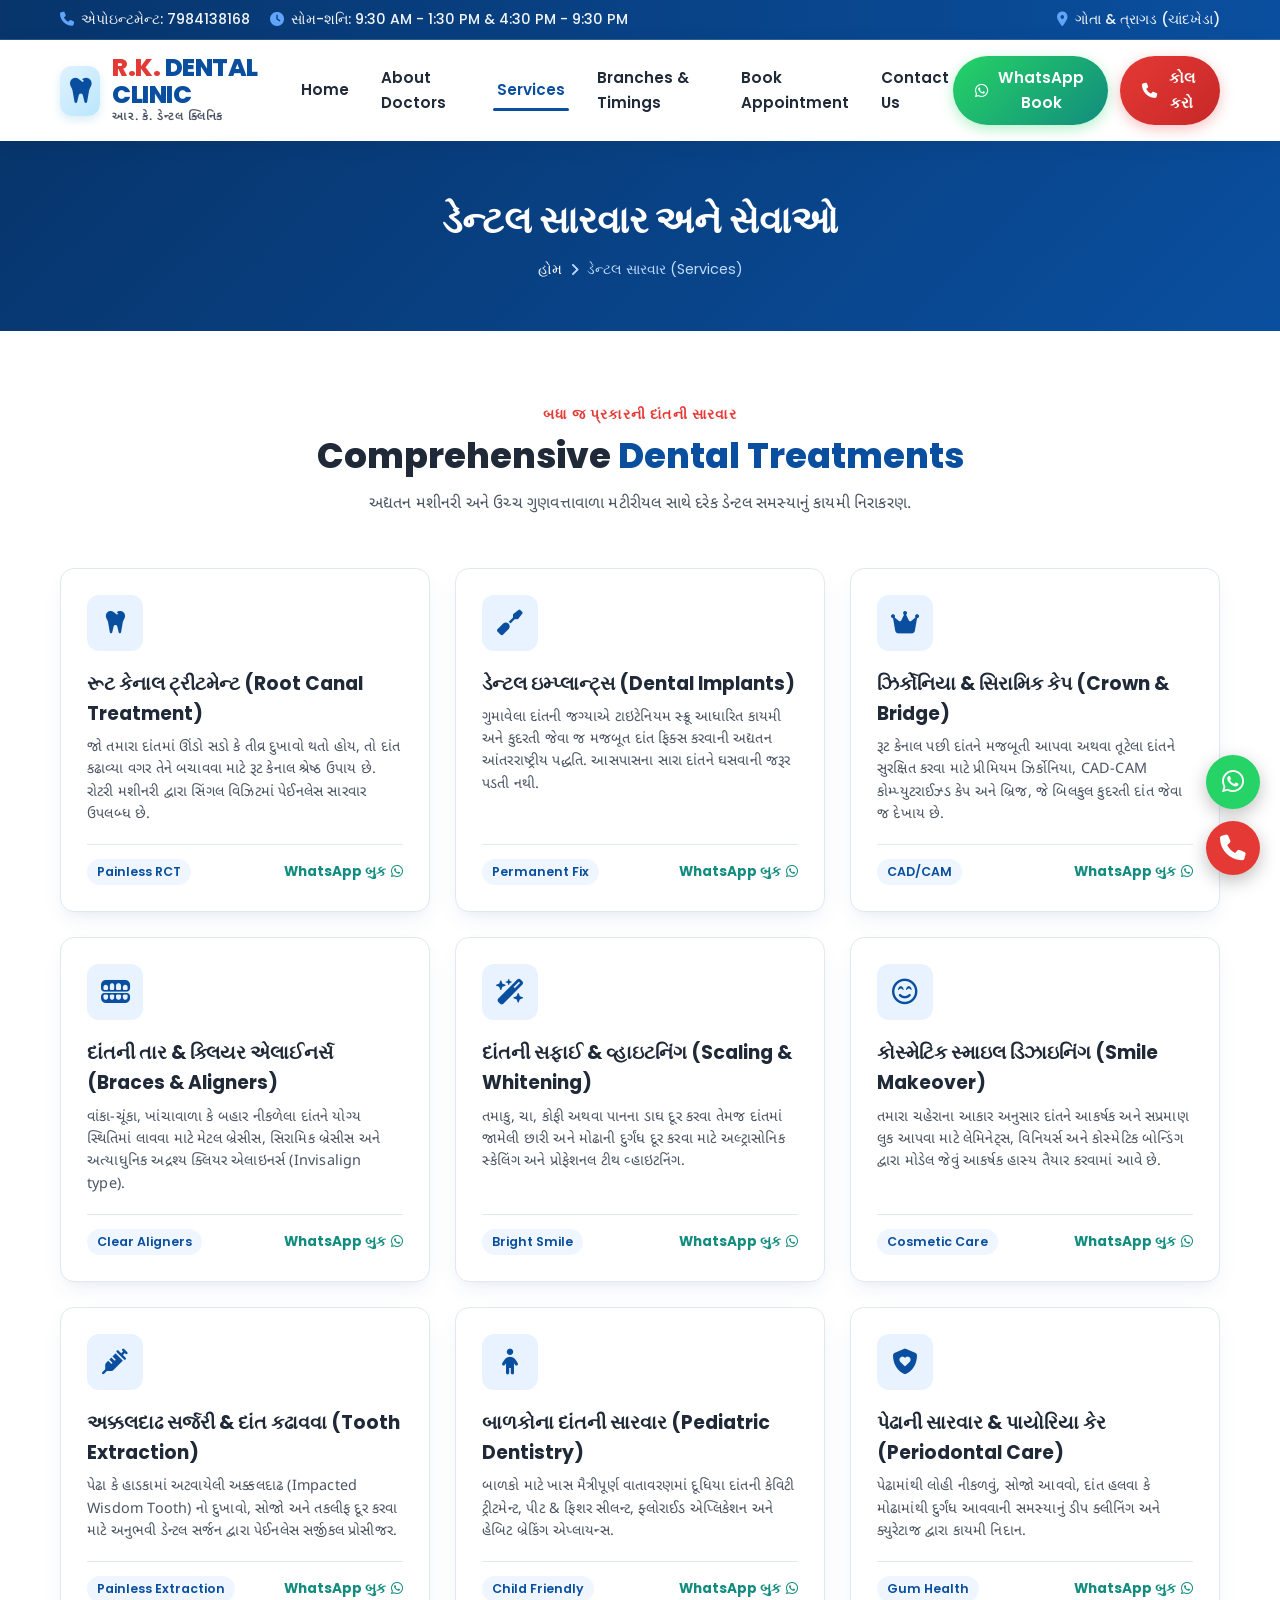
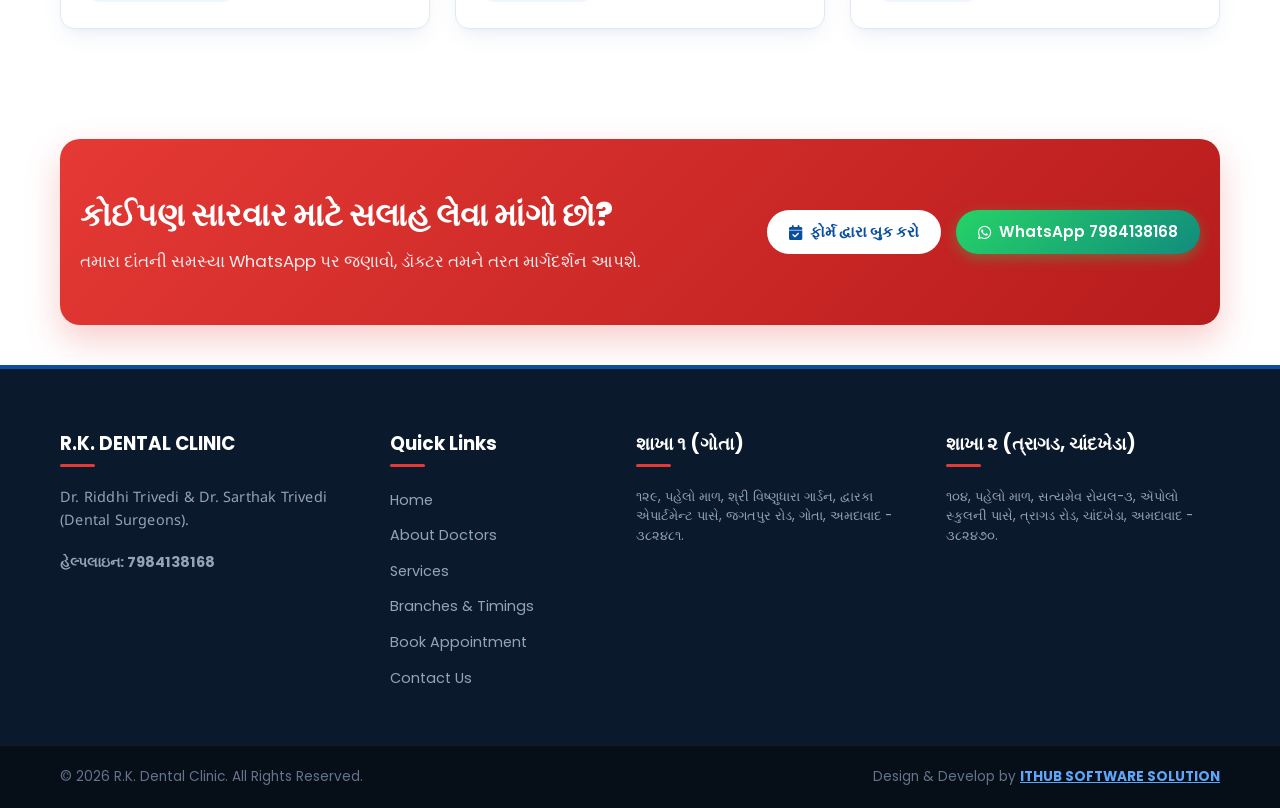
<file: services.html>
<!DOCTYPE html>
<html lang="gu-IN">
<head>
  <meta charset="UTF-8">
  <meta name="viewport" content="width=device-width, initial-scale=1.0">
  <title>Dental Services & Treatments | R.K. Dental Clinic Ahmedabad</title>
  <meta name="description" content="Comprehensive dental services by Dr. Riddhi Trivedi & Dr. Sarthak Trivedi: Root Canal, Dental Implants, Braces, Teeth Whitening, Crowns. Book via WhatsApp: 7984138168">

  <!-- Google Fonts: Poppins & Noto Sans Gujarati -->
  <link rel="preconnect" href="https://fonts.googleapis.com">
  <link rel="preconnect" href="https://fonts.gstatic.com" crossorigin>
  <link href="https://fonts.googleapis.com/css2?family=Noto+Sans+Gujarati:wght@400;500;600;700;800&family=Poppins:wght@300;400;500;600;700;800&display=swap" rel="stylesheet">

  <!-- Font Awesome CDN -->
  <link rel="stylesheet" href="https://cdnjs.cloudflare.com/ajax/libs/font-awesome/6.5.1/css/all.min.css">

  <!-- Custom CSS -->
  <link rel="stylesheet" href="css/style.css">
</head>
<body>

  <!-- Top Contact Bar -->
  <div class="top-bar">
    <div class="container top-bar-content">
      <div class="top-bar-left">
        <div class="top-bar-item">
          <i class="fa-solid fa-phone"></i>
          <span>એપોઇન્ટમેન્ટ: <a href="tel:7984138168">7984138168</a></span>
        </div>
        <div class="top-bar-item">
          <i class="fa-solid fa-clock"></i>
          <span>સોમ-શનિ: 9:30 AM - 1:30 PM & 4:30 PM - 9:30 PM</span>
        </div>
      </div>
      <div class="top-bar-right">
        <div class="top-bar-item">
          <i class="fa-solid fa-location-dot"></i>
          <span>ગોતા & ત્રાગડ (ચાંદખેડા)</span>
        </div>
      </div>
    </div>
  </div>

  <!-- Main Navigation Header -->
  <header class="main-header">
    <div class="container header-container">
      <a href="index.html" class="brand-logo">
        <div class="brand-icon-wrapper">
          <i class="fa-solid fa-tooth"></i>
        </div>
        <div class="brand-text">
          <h1>R.K. <span>DENTAL CLINIC</span></h1>
          <p class="brand-subtitle gujarati-text">આર. કે. ડેન્ટલ ક્લિનિક</p>
        </div>
      </a>

      <nav class="nav-menu" id="navMenu">
        <a href="index.html" class="nav-link">Home</a>
        <a href="about.html" class="nav-link">About Doctors</a>
        <a href="services.html" class="nav-link active">Services</a>
        <a href="branches.html" class="nav-link">Branches & Timings</a>
        <a href="appointment.html" class="nav-link">Book Appointment</a>
        <a href="contact.html" class="nav-link">Contact Us</a>
      </nav>

      <div class="header-cta">
        <a href="https://wa.me/917984138168?text=Hello%20R.K.%20Dental%20Clinic,%20I%20would%20like%20to%20inquire%20about%20dental%20treatments." target="_blank" class="btn btn-whatsapp">
          <i class="fa-brands fa-whatsapp"></i> WhatsApp Book
        </a>
        <a href="tel:7984138168" class="btn btn-call">
          <i class="fa-solid fa-phone"></i> કોલ કરો
        </a>
        <button class="mobile-toggle" id="mobileToggle" aria-label="Toggle navigation">
          <i class="fa-solid fa-bars"></i>
        </button>
      </div>
    </div>
  </header>

  <!-- Page Banner -->
  <section class="page-banner">
    <div class="container">
      <h1 class="page-banner-title">ડેન્ટલ સારવાર અને સેવાઓ</h1>
      <div class="page-banner-breadcrumb">
        <a href="index.html">હોમ</a> <i class="fa-solid fa-angle-right"></i> <span>ડેન્ટલ સારવાર (Services)</span>
      </div>
    </div>
  </section>

  <!-- Services Grid Section -->
  <section class="section-padding">
    <div class="container">
      <div class="section-header">
        <span class="section-subtitle">બધા જ પ્રકારની દાંતની સારવાર</span>
        <h2 class="section-title">Comprehensive <span>Dental Treatments</span></h2>
        <p class="section-desc gujarati-text">
          અદ્યતન મશીનરી અને ઉચ્ચ ગુણવત્તાવાળા મટીરીયલ સાથે દરેક ડેન્ટલ સમસ્યાનું કાયમી નિરાકરણ.
        </p>
      </div>

      <div class="services-grid">
        <!-- 1. Root Canal Treatment -->
        <div class="service-card">
          <div>
            <div class="service-icon"><i class="fa-solid fa-tooth"></i></div>
            <h3 class="service-title">રૂટ કેનાલ ટ્રીટમેન્ટ (Root Canal Treatment)</h3>
            <p class="service-desc gujarati-text">
              જો તમારા દાંતમાં ઊંડો સડો કે તીવ્ર દુખાવો થતો હોય, તો દાંત કઢાવ્યા વગર તેને બચાવવા માટે રૂટ કેનાલ શ્રેષ્ઠ ઉપાય છે. રોટરી મશીનરી દ્વારા સિંગલ વિઝિટમાં પેઈનલેસ સારવાર ઉપલબ્ધ છે.
            </p>
          </div>
          <div class="service-footer">
            <span class="service-tag">Painless RCT</span>
            <a href="javascript:void(0)" onclick="bookTreatmentViaWhatsApp('Root Canal Treatment (રૂટ કેનાલ)')" class="service-btn">
              WhatsApp બુક <i class="fa-brands fa-whatsapp"></i>
            </a>
          </div>
        </div>

        <!-- 2. Dental Implants -->
        <div class="service-card">
          <div>
            <div class="service-icon"><i class="fa-solid fa-screwdriver"></i></div>
            <h3 class="service-title">ડેન્ટલ ઇમ્પ્લાન્ટ્સ (Dental Implants)</h3>
            <p class="service-desc gujarati-text">
              ગુમાવેલા દાંતની જગ્યાએ ટાઇટેનિયમ સ્ક્રૂ આધારિત કાયમી અને કુદરતી જેવા જ મજબૂત દાંત ફિક્સ કરવાની અદ્યતન આંતરરાષ્ટ્રીય પદ્ધતિ. આસપાસના સારા દાંતને ઘસવાની જરૂર પડતી નથી.
            </p>
          </div>
          <div class="service-footer">
            <span class="service-tag">Permanent Fix</span>
            <a href="javascript:void(0)" onclick="bookTreatmentViaWhatsApp('Dental Implants (ડેન્ટલ ઇમ્પ્લાન્ટ)')" class="service-btn">
              WhatsApp બુક <i class="fa-brands fa-whatsapp"></i>
            </a>
          </div>
        </div>

        <!-- 3. Zirconia Crown & Bridges -->
        <div class="service-card">
          <div>
            <div class="service-icon"><i class="fa-solid fa-crown"></i></div>
            <h3 class="service-title">ઝિર્કોનિયા & સિરામિક કેપ (Crown & Bridge)</h3>
            <p class="service-desc gujarati-text">
              રૂટ કેનાલ પછી દાંતને મજબૂતી આપવા અથવા તૂટેલા દાંતને સુરક્ષિત કરવા માટે પ્રીમિયમ ઝિર્કોનિયા, CAD-CAM કોમ્પ્યુટરાઈઝ્ડ કેપ અને બ્રિજ, જે બિલકુલ કુદરતી દાંત જેવા જ દેખાય છે.
            </p>
          </div>
          <div class="service-footer">
            <span class="service-tag">CAD/CAM</span>
            <a href="javascript:void(0)" onclick="bookTreatmentViaWhatsApp('Dental Crown and Bridge (કેપ & બ્રિજ)')" class="service-btn">
              WhatsApp બુક <i class="fa-brands fa-whatsapp"></i>
            </a>
          </div>
        </div>

        <!-- 4. Braces & Clear Aligners -->
        <div class="service-card">
          <div>
            <div class="service-icon"><i class="fa-solid fa-teeth-open"></i></div>
            <h3 class="service-title">દાંતની તાર & ક્લિયર એલાઈનર્સ (Braces & Aligners)</h3>
            <p class="service-desc gujarati-text">
              વાંકા-ચૂંકા, ખાંચાવાળા કે બહાર નીકળેલા દાંતને યોગ્ય સ્થિતિમાં લાવવા માટે મેટલ બ્રેસીસ, સિરામિક બ્રેસીસ અને અત્યાધુનિક અદ્રશ્ય ક્લિયર એલાઇનર્સ (Invisalign type).
            </p>
          </div>
          <div class="service-footer">
            <span class="service-tag">Clear Aligners</span>
            <a href="javascript:void(0)" onclick="bookTreatmentViaWhatsApp('Braces and Clear Aligners (દાંતની તાર)')" class="service-btn">
              WhatsApp બુક <i class="fa-brands fa-whatsapp"></i>
            </a>
          </div>
        </div>

        <!-- 5. Teeth Whitening & Cleaning -->
        <div class="service-card">
          <div>
            <div class="service-icon"><i class="fa-solid fa-wand-magic-sparkles"></i></div>
            <h3 class="service-title">દાંતની સફાઈ & વ્હાઇટનિંગ (Scaling & Whitening)</h3>
            <p class="service-desc gujarati-text">
              તમાકુ, ચા, કોફી અથવા પાનના ડાઘ દૂર કરવા તેમજ દાંતમાં જામેલી છારી અને મોઢાની દુર્ગંધ દૂર કરવા માટે અલ્ટ્રાસોનિક સ્કેલિંગ અને પ્રોફેશનલ ટીથ વ્હાઇટનિંગ.
            </p>
          </div>
          <div class="service-footer">
            <span class="service-tag">Bright Smile</span>
            <a href="javascript:void(0)" onclick="bookTreatmentViaWhatsApp('Teeth Cleaning and Whitening (સફાઈ & વ્હાઈટનિંગ)')" class="service-btn">
              WhatsApp બુક <i class="fa-brands fa-whatsapp"></i>
            </a>
          </div>
        </div>

        <!-- 6. Smile Designing & Veneers -->
        <div class="service-card">
          <div>
            <div class="service-icon"><i class="fa-regular fa-face-smile-beam"></i></div>
            <h3 class="service-title">કોસ્મેટિક સ્માઇલ ડિઝાઇનિંગ (Smile Makeover)</h3>
            <p class="service-desc gujarati-text">
              તમારા ચહેરાના આકાર અનુસાર દાંતને આકર્ષક અને સપ્રમાણ લુક આપવા માટે લેમિનેટ્સ, વિનિયર્સ અને કોસ્મેટિક બોન્ડિંગ દ્વારા મોડેલ જેવું આકર્ષક હાસ્ય તૈયાર કરવામાં આવે છે.
            </p>
          </div>
          <div class="service-footer">
            <span class="service-tag">Cosmetic Care</span>
            <a href="javascript:void(0)" onclick="bookTreatmentViaWhatsApp('Cosmetic Smile Designing (સ્માઇલ ડિઝાઇનિંગ)')" class="service-btn">
              WhatsApp બુક <i class="fa-brands fa-whatsapp"></i>
            </a>
          </div>
        </div>

        <!-- 7. Wisdom Tooth Surgery -->
        <div class="service-card">
          <div>
            <div class="service-icon"><i class="fa-solid fa-syringe"></i></div>
            <h3 class="service-title">અક્કલદાઢ સર્જરી & દાંત કઢાવવા (Tooth Extraction)</h3>
            <p class="service-desc gujarati-text">
              પેઢા કે હાડકામાં અટવાયેલી અક્કલદાઢ (Impacted Wisdom Tooth) નો દુખાવો, સોજો અને તકલીફ દૂર કરવા માટે અનુભવી ડેન્ટલ સર્જન દ્વારા પેઈનલેસ સર્જીકલ પ્રોસીજર.
            </p>
          </div>
          <div class="service-footer">
            <span class="service-tag">Painless Extraction</span>
            <a href="javascript:void(0)" onclick="bookTreatmentViaWhatsApp('Wisdom Tooth Extraction (અક્કલદાઢ સારવાર)')" class="service-btn">
              WhatsApp બુક <i class="fa-brands fa-whatsapp"></i>
            </a>
          </div>
        </div>

        <!-- 8. Kids Dentistry -->
        <div class="service-card">
          <div>
            <div class="service-icon"><i class="fa-solid fa-child"></i></div>
            <h3 class="service-title">બાળકોના દાંતની સારવાર (Pediatric Dentistry)</h3>
            <p class="service-desc gujarati-text">
              બાળકો માટે ખાસ મૈત્રીપૂર્ણ વાતાવરણમાં દૂધિયા દાંતની કેવિટી ટ્રીટમેન્ટ, પીટ & ફિશર સીલન્ટ, ફ્લોરાઈડ એપ્લિકેશન અને હેબિટ બ્રેકિંગ એપ્લાયન્સ.
            </p>
          </div>
          <div class="service-footer">
            <span class="service-tag">Child Friendly</span>
            <a href="javascript:void(0)" onclick="bookTreatmentViaWhatsApp('Kids Dentistry (બાળકોના દાંતની સારવાર)')" class="service-btn">
              WhatsApp બુક <i class="fa-brands fa-whatsapp"></i>
            </a>
          </div>
        </div>

        <!-- 9. Gum & Pyorrhea Treatment -->
        <div class="service-card">
          <div>
            <div class="service-icon"><i class="fa-solid fa-shield-heart"></i></div>
            <h3 class="service-title">પેઢાની સારવાર & પાયોરિયા કેર (Periodontal Care)</h3>
            <p class="service-desc gujarati-text">
              પેઢામાંથી લોહી નીકળવું, સોજો આવવો, દાંત હલવા કે મોઢામાંથી દુર્ગંધ આવવાની સમસ્યાનું ડીપ ક્લીનિંગ અને ક્યુરેટાજ દ્વારા કાયમી નિદાન.
            </p>
          </div>
          <div class="service-footer">
            <span class="service-tag">Gum Health</span>
            <a href="javascript:void(0)" onclick="bookTreatmentViaWhatsApp('Gum Care and Pyorrhea Treatment (પેઢાની સારવાર)')" class="service-btn">
              WhatsApp બુક <i class="fa-brands fa-whatsapp"></i>
            </a>
          </div>
        </div>
      </div>
    </div>
  </section>

  <!-- Easy WhatsApp Booking Banner -->
  <div class="container">
    <div class="cta-banner">
      <div class="container cta-flex">
        <div class="cta-text">
          <h2>કોઈપણ સારવાર માટે સલાહ લેવા માંગો છો?</h2>
          <p>તમારા દાંતની સમસ્યા WhatsApp પર જણાવો, ડૉક્ટર તમને તરત માર્ગદર્શન આપશે.</p>
        </div>
        <div class="cta-buttons">
          <a href="appointment.html" class="btn btn-white">
            <i class="fa-solid fa-calendar-check"></i> ફોર્મ દ્વારા બુક કરો
          </a>
          <a href="https://wa.me/917984138168?text=Hello%20Dr.%20Trivedi,%20I%20have%20a%20question%20about%20dental%20treatment." target="_blank" class="btn btn-whatsapp">
            <i class="fa-brands fa-whatsapp"></i> WhatsApp 7984138168
          </a>
        </div>
      </div>
    </div>
  </div>

  <!-- Main Footer -->
  <footer class="main-footer">
    <div class="container footer-grid">
      <div class="footer-col footer-about">
        <h3>R.K. DENTAL CLINIC</h3>
        <p class="gujarati-text">
          Dr. Riddhi Trivedi & Dr. Sarthak Trivedi (Dental Surgeons).
        </p>
        <p><strong>હેલ્પલાઇન: 7984138168</strong></p>
      </div>

      <div class="footer-col">
        <h3>Quick Links</h3>
        <ul class="footer-links">
          <li><a href="index.html">Home</a></li>
          <li><a href="about.html">About Doctors</a></li>
          <li><a href="services.html">Services</a></li>
          <li><a href="branches.html">Branches & Timings</a></li>
          <li><a href="appointment.html">Book Appointment</a></li>
          <li><a href="contact.html">Contact Us</a></li>
        </ul>
      </div>

      <div class="footer-col">
        <h3>શાખા ૧ (ગોતા)</h3>
        <p class="footer-branch-addr">
          ૧૨૯, પહેલો માળ, શ્રી વિષ્ણુધારા ગાર્ડન, દ્વારકા એપાર્ટમેન્ટ પાસે, જગતપુર રોડ, ગોતા, અમદાવાદ - ૩૮૨૪૮૧.
        </p>
      </div>

      <div class="footer-col">
        <h3>શાખા ૨ (ત્રાગડ, ચાંદખેડા)</h3>
        <p class="footer-branch-addr">
          ૧૦૪, પહેલો માળ, સત્યમેવ રોયલ-૩, ઍપોલો સ્કુલની પાસે, ત્રાગડ રોડ, ચાંદખેડા, અમદાવાદ - ૩૮૨૪૭૦.
        </p>
      </div>
    </div>

    <div class="footer-bottom">
      <div class="container footer-bottom-content">
        <div>© 2026 R.K. Dental Clinic. All Rights Reserved.</div>
        <div>Design & Develop by <a href="https://ithubsoftware.com/" target="_blank" rel="noopener noreferrer" style="color: #60a5fa; font-weight: 700; text-decoration: underline;">ITHUB SOFTWARE SOLUTION</a></div>
      </div>
    </div>
  </footer>

  <!-- Floating Quick Action Buttons -->
  <div class="floating-actions-container">
    <a href="https://wa.me/917984138168" target="_blank" class="floating-btn floating-whatsapp" title="WhatsApp Appointment">
      <i class="fa-brands fa-whatsapp"></i>
    </a>
    <a href="tel:7984138168" class="floating-btn floating-call" title="Call Clinic Now">
      <i class="fa-solid fa-phone"></i>
    </a>
  </div>

  <!-- Mobile Sticky Bottom Bar -->
  <div class="mobile-bottom-bar">
    <a href="tel:7984138168" class="btn btn-call" style="padding: 10px 5px; font-size: 0.9rem;">
      <i class="fa-solid fa-phone"></i> કૉલ કરો
    </a>
    <a href="https://wa.me/917984138168" target="_blank" class="btn btn-whatsapp" style="padding: 10px 5px; font-size: 0.9rem;">
      <i class="fa-brands fa-whatsapp"></i> WhatsApp બુક
    </a>
  </div>

  <script src="js/main.js"></script>
</body>
</html>
</file>
<file: css/style.css>
/* ==========================================================================
   R.K. DENTAL CLINIC - MAIN STYLESHEET
   Dr. Riddhi Trivedi & Dr. Sarthak Trivedi
   Fully Mobile Responsive & Modern Medical Aesthetics
   ========================================================================== */

:root {
  --primary: #0a4f9f;
  --primary-dark: #07356c;
  --primary-light: #2575fc;
  --secondary: #e53935;
  --secondary-dark: #c62828;
  --accent-cyan: #00bcd4;
  --accent-soft-blue: #e8f3ff;
  --accent-light: #f4f9ff;
  --whatsapp: #25d366;
  --whatsapp-dark: #128c7e;
  --text-main: #1f2937;
  --text-muted: #4b5563;
  --text-light: #6b7280;
  --white: #ffffff;
  --light-bg: #f8fafc;
  --border-color: #e2e8f0;
  --card-shadow: 0 10px 25px -5px rgba(10, 79, 159, 0.08), 0 8px 10px -6px rgba(10, 79, 159, 0.04);
  --hover-shadow: 0 20px 30px -10px rgba(10, 79, 159, 0.18);
  --border-radius: 12px;
  --transition: all 0.3s cubic-bezier(0.4, 0, 0.2, 1);
  --font-main: 'Poppins', -apple-system, BlinkMacSystemFont, 'Segoe UI', Roboto, sans-serif;
  --font-gujarati: 'Noto Sans Gujarati', sans-serif;
}

* {
  margin: 0;
  padding: 0;
  box-sizing: border-box;
}

html {
  scroll-behavior: smooth;
  font-size: 16px;
}

body {
  font-family: var(--font-main);
  color: var(--text-main);
  background-color: var(--white);
  line-height: 1.6;
  overflow-x: hidden;
  -webkit-font-smoothing: antialiased;
}

/* Gujarati script support */
.gujarati-text {
  font-family: var(--font-gujarati), var(--font-main);
  letter-spacing: 0.2px;
}

a {
  text-decoration: none;
  color: inherit;
  transition: var(--transition);
}

img {
  max-width: 100%;
  height: auto;
  display: block;
}

ul {
  list-style: none;
}

.container {
  width: 100%;
  max-width: 1200px;
  margin: 0 auto;
  padding: 0 20px;
}

/* ==========================================================================
   TOP BAR & CONTACT STRIP
   ========================================================================== */
.top-bar {
  background: linear-gradient(90deg, var(--primary-dark), var(--primary));
  color: var(--white);
  padding: 8px 0;
  font-size: 0.88rem;
  border-bottom: 1px solid rgba(255, 255, 255, 0.15);
}

.top-bar-content {
  display: flex;
  justify-content: space-between;
  align-items: center;
  flex-wrap: wrap;
  gap: 10px;
}

.top-bar-left, .top-bar-right {
  display: flex;
  align-items: center;
  gap: 20px;
  flex-wrap: wrap;
}

.top-bar-item {
  display: inline-flex;
  align-items: center;
  gap: 7px;
  color: rgba(255, 255, 255, 0.95);
  font-weight: 500;
}

.top-bar-item i {
  color: #60a5fa;
}

.top-bar-item a:hover {
  color: #bfdbfe;
  text-decoration: underline;
}

.lang-switch {
  background: rgba(255, 255, 255, 0.18);
  padding: 3px 10px;
  border-radius: 20px;
  font-size: 0.8rem;
  display: inline-flex;
  align-items: center;
  gap: 5px;
}

/* ==========================================================================
   HEADER & NAVIGATION
   ========================================================================== */
.main-header {
  background-color: var(--white);
  box-shadow: 0 4px 20px rgba(0, 0, 0, 0.06);
  position: sticky;
  top: 0;
  z-index: 1000;
  transition: var(--transition);
}

.header-container {
  display: flex;
  justify-content: space-between;
  align-items: center;
  padding: 14px 20px;
}

/* Brand Logo */
.brand-logo {
  display: flex;
  align-items: center;
  gap: 12px;
}

.brand-icon-wrapper {
  width: 50px;
  height: 50px;
  background: linear-gradient(135deg, #e0f2fe, #bae6fd);
  border-radius: 12px;
  display: flex;
  align-items: center;
  justify-content: center;
  color: var(--primary);
  font-size: 1.8rem;
  box-shadow: 0 4px 10px rgba(2, 132, 199, 0.15);
}

.brand-text h1 {
  font-size: 1.55rem;
  font-weight: 800;
  color: var(--secondary);
  line-height: 1.1;
  letter-spacing: -0.5px;
  text-transform: uppercase;
}

.brand-text h1 span {
  color: var(--primary);
}

.brand-subtitle {
  font-size: 0.76rem;
  color: var(--text-muted);
  font-weight: 600;
  text-transform: uppercase;
  letter-spacing: 0.8px;
}

/* Navigation Links */
.nav-menu {
  display: flex;
  align-items: center;
  gap: 24px;
}

.nav-link {
  font-weight: 600;
  font-size: 0.95rem;
  color: var(--text-main);
  padding: 8px 4px;
  position: relative;
  transition: var(--transition);
}

.nav-link:hover,
.nav-link.active {
  color: var(--primary);
}

.nav-link::after {
  content: '';
  position: absolute;
  bottom: 0;
  left: 0;
  width: 0%;
  height: 2.5px;
  background: var(--primary);
  border-radius: 4px;
  transition: width 0.3s ease;
}

.nav-link:hover::after,
.nav-link.active::after {
  width: 100%;
}

.header-cta {
  display: flex;
  align-items: center;
  gap: 12px;
}

.btn {
  display: inline-flex;
  align-items: center;
  justify-content: center;
  gap: 8px;
  padding: 10px 22px;
  font-size: 0.95rem;
  font-weight: 600;
  border-radius: 50px;
  cursor: pointer;
  border: none;
  transition: var(--transition);
  text-align: center;
}

.btn-primary {
  background: linear-gradient(135deg, var(--primary), var(--primary-light));
  color: var(--white);
  box-shadow: 0 4px 14px rgba(10, 79, 159, 0.3);
}

.btn-primary:hover {
  transform: translateY(-2px);
  box-shadow: 0 6px 20px rgba(10, 79, 159, 0.45);
  color: var(--white);
}

.btn-whatsapp {
  background: linear-gradient(135deg, #25d366, #128c7e);
  color: var(--white);
  box-shadow: 0 4px 14px rgba(37, 211, 102, 0.35);
}

.btn-whatsapp:hover {
  transform: translateY(-2px);
  box-shadow: 0 6px 20px rgba(37, 211, 102, 0.5);
  color: var(--white);
}

.btn-call {
  background: linear-gradient(135deg, var(--secondary), var(--secondary-dark));
  color: var(--white);
  box-shadow: 0 4px 14px rgba(229, 57, 53, 0.3);
}

.btn-call:hover {
  transform: translateY(-2px);
  box-shadow: 0 6px 20px rgba(229, 57, 53, 0.45);
  color: var(--white);
}

.btn-outline {
  background: transparent;
  color: var(--primary);
  border: 2px solid var(--primary);
}

.btn-outline:hover {
  background: var(--primary);
  color: var(--white);
}

.btn-white {
  background: var(--white);
  color: var(--primary);
  font-weight: 700;
}

.btn-white:hover {
  background: var(--accent-soft-blue);
  color: var(--primary-dark);
}

/* Mobile Toggle Hamburger */
.mobile-toggle {
  display: none;
  background: none;
  border: none;
  font-size: 1.6rem;
  color: var(--primary);
  cursor: pointer;
  padding: 5px;
}

/* ==========================================================================
   HERO SECTION
   ========================================================================== */
.hero-section {
  position: relative;
  background: linear-gradient(135deg, #f0f7ff 0%, #e0f2fe 50%, #f8fafc 100%);
  padding: 60px 0 80px;
  overflow: hidden;
}

.hero-section::before {
  content: '';
  position: absolute;
  top: -100px;
  right: -100px;
  width: 400px;
  height: 400px;
  background: radial-gradient(circle, rgba(37, 117, 252, 0.1) 0%, transparent 70%);
  border-radius: 50%;
  pointer-events: none;
}

.hero-grid {
  display: grid;
  grid-template-columns: 1.15fr 0.85fr;
  align-items: center;
  gap: 40px;
}

.hero-badge {
  display: inline-flex;
  align-items: center;
  gap: 8px;
  background: rgba(10, 79, 159, 0.1);
  color: var(--primary);
  padding: 6px 16px;
  border-radius: 30px;
  font-size: 0.88rem;
  font-weight: 700;
  margin-bottom: 18px;
}

.hero-badge i {
  color: var(--secondary);
}

.hero-title {
  font-size: 2.8rem;
  line-height: 1.18;
  font-weight: 800;
  color: var(--text-main);
  margin-bottom: 16px;
}

.hero-title .highlight {
  color: var(--secondary);
  position: relative;
  display: inline-block;
}

.hero-title .highlight-blue {
  color: var(--primary);
}

.hero-doctors-strip {
  display: flex;
  flex-wrap: wrap;
  gap: 15px;
  margin: 20px 0;
  padding: 14px 18px;
  background: var(--white);
  border-radius: 12px;
  border-left: 4px solid var(--secondary);
  box-shadow: 0 6px 18px rgba(0, 0, 0, 0.05);
}

.hero-doc-card {
  display: flex;
  align-items: center;
  gap: 10px;
}

.doc-avatar-small {
  width: 44px;
  height: 44px;
  background: var(--accent-soft-blue);
  border-radius: 50%;
  display: flex;
  align-items: center;
  justify-content: center;
  color: var(--primary);
  font-size: 1.2rem;
  font-weight: bold;
}

.doc-info-small h4 {
  font-size: 0.98rem;
  color: var(--text-main);
  font-weight: 700;
  margin: 0;
}

.doc-info-small p {
  font-size: 0.78rem;
  color: var(--secondary);
  font-weight: 600;
  margin: 0;
}

.hero-description {
  font-size: 1.05rem;
  color: var(--text-muted);
  margin-bottom: 25px;
  line-height: 1.6;
}

.hero-actions {
  display: flex;
  flex-wrap: wrap;
  gap: 14px;
  margin-bottom: 25px;
}

.hero-stats {
  display: flex;
  gap: 25px;
  padding-top: 15px;
  border-top: 1px solid rgba(0, 0, 0, 0.08);
}

.stat-item h3 {
  font-size: 1.5rem;
  color: var(--primary);
  font-weight: 800;
}

.stat-item p {
  font-size: 0.82rem;
  color: var(--text-muted);
  font-weight: 500;
}

/* Hero Right: Card Mockup & Visual */
.hero-visual {
  position: relative;
}

.card-preview-frame {
  background: var(--white);
  border-radius: 20px;
  padding: 12px;
  box-shadow: 0 20px 40px rgba(10, 79, 159, 0.15);
  border: 1px solid rgba(10, 79, 159, 0.12);
  transition: var(--transition);
}

.card-preview-frame:hover {
  transform: translateY(-5px);
  box-shadow: 0 25px 50px rgba(10, 79, 159, 0.22);
}

.card-preview-img {
  width: 100%;
  border-radius: 12px;
  object-fit: contain;
}

.card-floating-badge {
  position: absolute;
  bottom: -15px;
  right: 15px;
  background: var(--white);
  padding: 10px 16px;
  border-radius: 50px;
  box-shadow: 0 8px 20px rgba(0,0,0,0.12);
  display: flex;
  align-items: center;
  gap: 10px;
  border: 1px solid #e2e8f0;
}

.card-floating-badge i {
  color: #10b981;
  font-size: 1.2rem;
}

.card-floating-badge span {
  font-size: 0.85rem;
  font-weight: 700;
  color: var(--text-main);
}

/* ==========================================================================
   QUICK BRANCH & TIMINGS BAR (VISITING CARD SPECIAL)
   ========================================================================== */
.card-highlights-section {
  margin-top: -30px;
  position: relative;
  z-index: 10;
  margin-bottom: 50px;
}

.card-highlights-box {
  background: var(--white);
  border-radius: 16px;
  box-shadow: 0 15px 35px rgba(0, 0, 0, 0.08);
  border: 1px solid var(--border-color);
  padding: 24px;
}

.highlights-grid {
  display: grid;
  grid-template-columns: repeat(3, 1fr);
  gap: 20px;
}

.highlight-card {
  padding: 16px;
  background: var(--accent-light);
  border-radius: 12px;
  border-left: 4px solid var(--primary);
  display: flex;
  flex-direction: column;
  justify-content: space-between;
}

.highlight-card.red-border {
  border-left-color: var(--secondary);
}

.highlight-card.green-border {
  border-left-color: var(--whatsapp);
}

.highlight-header {
  display: flex;
  align-items: center;
  gap: 10px;
  margin-bottom: 10px;
}

.highlight-header i {
  font-size: 1.3rem;
  color: var(--primary);
}

.highlight-card.red-border .highlight-header i {
  color: var(--secondary);
}

.highlight-card.green-border .highlight-header i {
  color: var(--whatsapp);
}

.highlight-header h3 {
  font-size: 1rem;
  font-weight: 700;
  color: var(--text-main);
}

.highlight-body {
  font-size: 0.88rem;
  color: var(--text-muted);
  line-height: 1.5;
  margin-bottom: 12px;
}

.highlight-action {
  font-size: 0.84rem;
  font-weight: 600;
  color: var(--primary);
  display: inline-flex;
  align-items: center;
  gap: 5px;
}

.highlight-action:hover {
  text-decoration: underline;
  color: var(--primary-dark);
}

/* ==========================================================================
   DOCTORS SECTION
   ========================================================================== */
.section-padding {
  padding: 70px 0;
}

.bg-light {
  background-color: var(--light-bg);
}

.section-header {
  text-align: center;
  max-width: 700px;
  margin: 0 auto 50px;
}

.section-subtitle {
  text-transform: uppercase;
  color: var(--secondary);
  font-weight: 700;
  font-size: 0.88rem;
  letter-spacing: 1.2px;
  margin-bottom: 8px;
  display: inline-block;
}

.section-title {
  font-size: 2.2rem;
  font-weight: 800;
  color: var(--text-main);
  line-height: 1.25;
  margin-bottom: 14px;
}

.section-title span {
  color: var(--primary);
}

.section-desc {
  font-size: 1rem;
  color: var(--text-muted);
}

.doctors-grid {
  display: grid;
  grid-template-columns: repeat(2, 1fr);
  gap: 30px;
}

.doctor-card {
  background: var(--white);
  border-radius: 16px;
  overflow: hidden;
  box-shadow: var(--card-shadow);
  border: 1px solid var(--border-color);
  transition: var(--transition);
  display: flex;
  flex-direction: column;
}

.doctor-card:hover {
  transform: translateY(-6px);
  box-shadow: var(--hover-shadow);
}

.doctor-card-header {
  background: linear-gradient(135deg, var(--accent-soft-blue), #dbeafe);
  padding: 30px 24px;
  text-align: center;
  position: relative;
}

.doctor-icon-circle {
  width: 90px;
  height: 90px;
  background: var(--white);
  color: var(--primary);
  border-radius: 50%;
  display: flex;
  align-items: center;
  justify-content: center;
  font-size: 2.4rem;
  margin: 0 auto 15px;
  box-shadow: 0 8px 16px rgba(10, 79, 159, 0.15);
  border: 3px solid #bfdbfe;
}

.doctor-name-en {
  font-size: 1.45rem;
  font-weight: 800;
  color: var(--secondary);
  margin-bottom: 3px;
}

.doctor-name-gu {
  font-size: 1.2rem;
  font-weight: 700;
  color: var(--primary-dark);
  margin-bottom: 6px;
}

.doctor-qualification {
  display: inline-block;
  background: var(--primary);
  color: var(--white);
  padding: 4px 14px;
  border-radius: 20px;
  font-size: 0.82rem;
  font-weight: 600;
  letter-spacing: 0.5px;
}

.doctor-card-body {
  padding: 24px;
  flex-grow: 1;
  display: flex;
  flex-direction: column;
  justify-content: space-between;
}

.doctor-features {
  margin-bottom: 20px;
}

.doctor-features li {
  display: flex;
  align-items: center;
  gap: 10px;
  font-size: 0.92rem;
  color: var(--text-muted);
  margin-bottom: 10px;
}

.doctor-features li i {
  color: var(--primary);
}

.doctor-card-actions {
  display: flex;
  gap: 10px;
}

/* ==========================================================================
   SERVICES SECTION
   ========================================================================== */
.services-grid {
  display: grid;
  grid-template-columns: repeat(3, 1fr);
  gap: 25px;
}

.service-card {
  background: var(--white);
  border-radius: 14px;
  padding: 26px;
  border: 1px solid var(--border-color);
  box-shadow: var(--card-shadow);
  transition: var(--transition);
  display: flex;
  flex-direction: column;
  justify-content: space-between;
}

.service-card:hover {
  transform: translateY(-5px);
  box-shadow: var(--hover-shadow);
  border-color: #bfdbfe;
}

.service-icon {
  width: 56px;
  height: 56px;
  border-radius: 12px;
  background: var(--accent-soft-blue);
  color: var(--primary);
  display: flex;
  align-items: center;
  justify-content: center;
  font-size: 1.6rem;
  margin-bottom: 18px;
  transition: var(--transition);
}

.service-card:hover .service-icon {
  background: var(--primary);
  color: var(--white);
  transform: scale(1.08);
}

.service-title {
  font-size: 1.18rem;
  font-weight: 700;
  color: var(--text-main);
  margin-bottom: 8px;
}

.service-desc {
  font-size: 0.9rem;
  color: var(--text-muted);
  line-height: 1.55;
  margin-bottom: 18px;
}

.service-footer {
  display: flex;
  align-items: center;
  justify-content: space-between;
  border-top: 1px solid var(--border-color);
  padding-top: 14px;
}

.service-tag {
  font-size: 0.78rem;
  color: var(--primary);
  font-weight: 600;
  background: #eff6ff;
  padding: 3px 10px;
  border-radius: 20px;
}

.service-btn {
  font-size: 0.85rem;
  font-weight: 700;
  color: var(--whatsapp-dark);
  display: inline-flex;
  align-items: center;
  gap: 5px;
}

.service-btn:hover {
  color: var(--whatsapp);
}

/* ==========================================================================
   INTERACTIVE WHATSAPP APPOINTMENT BUILDER
   ========================================================================== */
.appointment-booking-box {
  background: var(--white);
  border-radius: 20px;
  box-shadow: 0 15px 40px rgba(10, 79, 159, 0.12);
  border: 1px solid #bfdbfe;
  overflow: hidden;
}

.appointment-header-strip {
  background: linear-gradient(135deg, var(--primary), var(--primary-dark));
  color: var(--white);
  padding: 30px;
  text-align: center;
}

.appointment-header-strip h2 {
  font-size: 1.8rem;
  font-weight: 800;
  margin-bottom: 6px;
}

.appointment-header-strip p {
  color: #bfdbfe;
  font-size: 0.95rem;
}

.appointment-form-inner {
  padding: 35px 30px;
}

.form-grid {
  display: grid;
  grid-template-columns: repeat(2, 1fr);
  gap: 20px;
  margin-bottom: 25px;
}

.form-group {
  display: flex;
  flex-direction: column;
  gap: 6px;
}

.form-group.full-width {
  grid-column: span 2;
}

.form-label {
  font-size: 0.88rem;
  font-weight: 600;
  color: var(--text-main);
  display: flex;
  align-items: center;
  gap: 6px;
}

.form-label i {
  color: var(--primary);
  font-size: 0.95rem;
}

.form-control {
  width: 100%;
  padding: 12px 14px;
  border: 1.5px solid var(--border-color);
  border-radius: 10px;
  font-family: inherit;
  font-size: 0.95rem;
  color: var(--text-main);
  background-color: #fafbfc;
  transition: var(--transition);
}

.form-control:focus {
  outline: none;
  border-color: var(--primary);
  background-color: var(--white);
  box-shadow: 0 0 0 3px rgba(10, 79, 159, 0.12);
}

select.form-control {
  appearance: auto;
  cursor: pointer;
}

textarea.form-control {
  resize: vertical;
  min-height: 85px;
}

.whatsapp-submit-btn {
  width: 100%;
  padding: 15px;
  font-size: 1.05rem;
  font-weight: 700;
  background: linear-gradient(135deg, #25d366, #128c7e);
  color: var(--white);
  border: none;
  border-radius: 10px;
  cursor: pointer;
  display: flex;
  align-items: center;
  justify-content: center;
  gap: 10px;
  box-shadow: 0 6px 18px rgba(37, 211, 102, 0.35);
  transition: var(--transition);
}

.whatsapp-submit-btn:hover {
  transform: translateY(-2px);
  box-shadow: 0 10px 25px rgba(37, 211, 102, 0.5);
}

.appointment-note {
  font-size: 0.82rem;
  color: var(--text-light);
  text-align: center;
  margin-top: 15px;
  display: flex;
  align-items: center;
  justify-content: center;
  gap: 6px;
}

/* ==========================================================================
   BRANCHES SECTION
   ========================================================================== */
.branches-grid {
  display: grid;
  grid-template-columns: repeat(2, 1fr);
  gap: 30px;
}

.branch-card {
  background: var(--white);
  border-radius: 16px;
  overflow: hidden;
  box-shadow: var(--card-shadow);
  border: 1px solid var(--border-color);
  transition: var(--transition);
  display: flex;
  flex-direction: column;
}

.branch-card:hover {
  transform: translateY(-5px);
  box-shadow: var(--hover-shadow);
}

.branch-badge-bar {
  background: var(--primary);
  color: var(--white);
  padding: 12px 20px;
  display: flex;
  align-items: center;
  justify-content: space-between;
}

.branch-badge-bar.branch-2 {
  background: var(--primary-dark);
}

.branch-num {
  font-weight: 800;
  font-size: 1.1rem;
  text-transform: uppercase;
  letter-spacing: 0.5px;
}

.branch-area {
  background: rgba(255, 255, 255, 0.2);
  padding: 3px 12px;
  border-radius: 20px;
  font-size: 0.82rem;
  font-weight: 600;
}

.branch-card-body {
  padding: 24px;
  flex-grow: 1;
}

.branch-address-box {
  margin-bottom: 20px;
}

.branch-address-en {
  font-size: 0.98rem;
  color: var(--text-main);
  font-weight: 600;
  margin-bottom: 8px;
  line-height: 1.5;
}

.branch-address-gu {
  font-size: 0.92rem;
  color: var(--text-muted);
  line-height: 1.5;
  background: var(--accent-light);
  padding: 10px 12px;
  border-radius: 8px;
  border-left: 3px solid var(--primary);
}

.timing-box {
  background: #f8fafc;
  border: 1px dashed var(--border-color);
  border-radius: 10px;
  padding: 14px;
  margin-bottom: 20px;
}

.timing-title {
  font-size: 0.88rem;
  font-weight: 700;
  color: var(--secondary);
  margin-bottom: 8px;
  display: flex;
  align-items: center;
  gap: 6px;
}

.timing-list {
  font-size: 0.85rem;
  color: var(--text-muted);
}

.timing-row {
  display: flex;
  justify-content: space-between;
  padding: 4px 0;
  border-bottom: 1px dotted #e2e8f0;
}

.timing-row:last-child {
  border-bottom: none;
}

.timing-day {
  font-weight: 600;
  color: var(--text-main);
}

.branch-card-footer {
  padding: 0 24px 24px;
  display: flex;
  gap: 12px;
}

/* ==========================================================================
   CALL TO ACTION BANNER
   ========================================================================== */
.cta-banner {
  background: linear-gradient(135deg, var(--secondary), #b71c1c);
  color: var(--white);
  padding: 50px 0;
  border-radius: 20px;
  box-shadow: 0 15px 35px rgba(229, 57, 53, 0.25);
  margin: 40px 0;
}

.cta-flex {
  display: flex;
  justify-content: space-between;
  align-items: center;
  gap: 30px;
  flex-wrap: wrap;
}

.cta-text h2 {
  font-size: 2rem;
  font-weight: 800;
  margin-bottom: 8px;
}

.cta-text p {
  font-size: 1.05rem;
  opacity: 0.9;
}

.cta-buttons {
  display: flex;
  gap: 15px;
  flex-wrap: wrap;
}

/* ==========================================================================
   FOOTER
   ========================================================================== */
.main-footer {
  background-color: #0b192c;
  color: #cbd5e1;
  padding-top: 60px;
  border-top: 4px solid var(--primary);
}

.footer-grid {
  display: grid;
  grid-template-columns: 1.4fr 1fr 1.3fr 1.3fr;
  gap: 35px;
  padding-bottom: 45px;
}

.footer-col h3 {
  color: var(--white);
  font-size: 1.15rem;
  font-weight: 700;
  margin-bottom: 20px;
  position: relative;
  padding-bottom: 8px;
}

.footer-col h3::after {
  content: '';
  position: absolute;
  bottom: 0;
  left: 0;
  width: 35px;
  height: 3px;
  background: var(--secondary);
  border-radius: 2px;
}

.footer-about p {
  font-size: 0.9rem;
  line-height: 1.6;
  margin-bottom: 18px;
  color: #94a3b8;
}

.footer-doc-list {
  font-size: 0.88rem;
  color: #e2e8f0;
}

.footer-doc-list li {
  margin-bottom: 8px;
  display: flex;
  align-items: center;
  gap: 8px;
}

.footer-doc-list i {
  color: var(--secondary);
}

.footer-links li {
  margin-bottom: 10px;
}

.footer-links a {
  color: #94a3b8;
  font-size: 0.9rem;
  transition: var(--transition);
  display: inline-flex;
  align-items: center;
  gap: 6px;
}

.footer-links a:hover {
  color: var(--white);
  transform: translateX(4px);
}

.footer-branch-item {
  margin-bottom: 16px;
  padding-bottom: 14px;
  border-bottom: 1px solid rgba(255, 255, 255, 0.08);
}

.footer-branch-item:last-child {
  border-bottom: none;
}

.footer-branch-name {
  font-weight: 700;
  color: var(--white);
  font-size: 0.92rem;
  margin-bottom: 4px;
}

.footer-branch-addr {
  font-size: 0.84rem;
  color: #94a3b8;
  line-height: 1.45;
}

.footer-bottom {
  background-color: #060e18;
  padding: 20px 0;
  border-top: 1px solid rgba(255, 255, 255, 0.05);
  font-size: 0.85rem;
  color: #64748b;
}

.footer-bottom a {
  color: #60a5fa;
  font-weight: 700;
  text-decoration: underline;
  transition: var(--transition);
}

.footer-bottom a:hover {
  color: #38bdf8;
  text-shadow: 0 0 10px rgba(56, 189, 248, 0.5);
}

.footer-bottom-content {
  display: flex;
  justify-content: space-between;
  align-items: center;
  flex-wrap: wrap;
  gap: 10px;
}

/* ==========================================================================
   FLOATING ACTION BUTTONS (MOBILE FIRST & CONVENIENT)
   ========================================================================== */
.floating-actions-container {
  position: fixed;
  bottom: 25px;
  right: 20px;
  z-index: 999;
  display: flex;
  flex-direction: column;
  gap: 12px;
}

.floating-btn {
  width: 54px;
  height: 54px;
  border-radius: 50%;
  display: flex;
  align-items: center;
  justify-content: center;
  color: var(--white);
  font-size: 1.6rem;
  box-shadow: 0 6px 18px rgba(0, 0, 0, 0.25);
  transition: var(--transition);
  position: relative;
}

.floating-btn:hover {
  transform: scale(1.1);
  color: var(--white);
}

.floating-whatsapp {
  background-color: #25d366;
}

.floating-call {
  background-color: var(--secondary);
}

.floating-tooltip {
  position: absolute;
  right: 64px;
  background: #1e293b;
  color: var(--white);
  font-size: 0.78rem;
  font-weight: 600;
  padding: 5px 10px;
  border-radius: 6px;
  white-space: nowrap;
  opacity: 0;
  pointer-events: none;
  transition: var(--transition);
}

.floating-btn:hover .floating-tooltip {
  opacity: 1;
}

/* Bottom Bar for Mobile Only */
.mobile-bottom-bar {
  display: none;
  position: fixed;
  bottom: 0;
  left: 0;
  right: 0;
  background: var(--white);
  box-shadow: 0 -4px 15px rgba(0, 0, 0, 0.1);
  z-index: 998;
  padding: 10px 14px;
  grid-template-columns: 1fr 1fr;
  gap: 10px;
}

/* ==========================================================================
   PAGE HERO / BANNER (FOR INNER PAGES)
   ========================================================================== */
.page-banner {
  background: linear-gradient(135deg, var(--primary-dark) 0%, var(--primary) 100%);
  color: var(--white);
  padding: 50px 0;
  text-align: center;
  position: relative;
}

.page-banner-title {
  font-size: 2.3rem;
  font-weight: 800;
  margin-bottom: 8px;
}

.page-banner-breadcrumb {
  display: flex;
  align-items: center;
  justify-content: center;
  gap: 8px;
  font-size: 0.9rem;
  color: #bfdbfe;
}

.page-banner-breadcrumb a {
  color: var(--white);
}

.page-banner-breadcrumb a:hover {
  text-decoration: underline;
}

/* ==========================================================================
   WHY CHOOSE US & CLINIC HIGHLIGHTS
   ========================================================================== */
.features-grid {
  display: grid;
  grid-template-columns: repeat(4, 1fr);
  gap: 20px;
}

.feature-box {
  background: var(--white);
  padding: 24px 20px;
  border-radius: 12px;
  border: 1px solid var(--border-color);
  text-align: center;
  transition: var(--transition);
}

.feature-box:hover {
  border-color: var(--primary);
  transform: translateY(-4px);
  box-shadow: var(--card-shadow);
}

.feature-box i {
  font-size: 2.2rem;
  color: var(--primary);
  margin-bottom: 14px;
}

.feature-box h4 {
  font-size: 1.05rem;
  font-weight: 700;
  color: var(--text-main);
  margin-bottom: 8px;
}

.feature-box p {
  font-size: 0.85rem;
  color: var(--text-muted);
}

/* ==========================================================================
   RESPONSIVE DESIGN (MEDIA QUERIES)
   ========================================================================== */
@media (max-width: 1024px) {
  .hero-grid {
    grid-template-columns: 1fr;
    text-align: center;
  }

  .hero-doctors-strip {
    justify-content: center;
  }

  .hero-actions {
    justify-content: center;
  }

  .hero-stats {
    justify-content: center;
  }

  .highlights-grid {
    grid-template-columns: 1fr;
  }

  .services-grid {
    grid-template-columns: repeat(2, 1fr);
  }

  .footer-grid {
    grid-template-columns: repeat(2, 1fr);
  }

  .features-grid {
    grid-template-columns: repeat(2, 1fr);
  }
}

@media (max-width: 768px) {
  .top-bar {
    display: none; /* Hide topbar on mobile to save precious screen real estate */
  }

  .mobile-toggle {
    display: block;
  }

  .nav-menu {
    position: fixed;
    top: 75px;
    left: -100%;
    width: 100%;
    height: calc(100vh - 75px);
    background-color: var(--white);
    flex-direction: column;
    align-items: flex-start;
    padding: 30px 25px;
    gap: 18px;
    box-shadow: 0 10px 25px rgba(0, 0, 0, 0.1);
    transition: left 0.35s ease;
    overflow-y: auto;
  }

  .nav-menu.active {
    left: 0;
  }

  .nav-link {
    font-size: 1.15rem;
    width: 100%;
    border-bottom: 1px solid #f1f5f9;
    padding-bottom: 12px;
  }

  .header-cta .btn-whatsapp {
    display: none; /* In header, save space */
  }

  .hero-title {
    font-size: 2.1rem;
  }

  .doctors-grid,
  .branches-grid {
    grid-template-columns: 1fr;
  }

  .services-grid {
    grid-template-columns: 1fr;
  }

  .form-grid {
    grid-template-columns: 1fr;
  }

  .form-group.full-width {
    grid-column: span 1;
  }

  .footer-grid {
    grid-template-columns: 1fr;
    gap: 28px;
  }

  .cta-flex {
    flex-direction: column;
    text-align: center;
  }

  .cta-buttons {
    justify-content: center;
    width: 100%;
  }

  .cta-buttons .btn {
    width: 100%;
  }

  /* Show mobile bottom sticky bar */
  .mobile-bottom-bar {
    display: grid;
  }

  body {
    padding-bottom: 70px; /* Space for mobile sticky bottom bar */
  }

  .floating-actions-container {
    bottom: 80px; /* Above mobile bottom bar */
  }
}

@media (max-width: 480px) {
  .hero-title {
    font-size: 1.75rem;
  }

  .hero-doctors-strip {
    flex-direction: column;
    align-items: flex-start;
  }

  .hero-actions .btn {
    width: 100%;
  }

  .features-grid {
    grid-template-columns: 1fr;
  }
}
</file>
